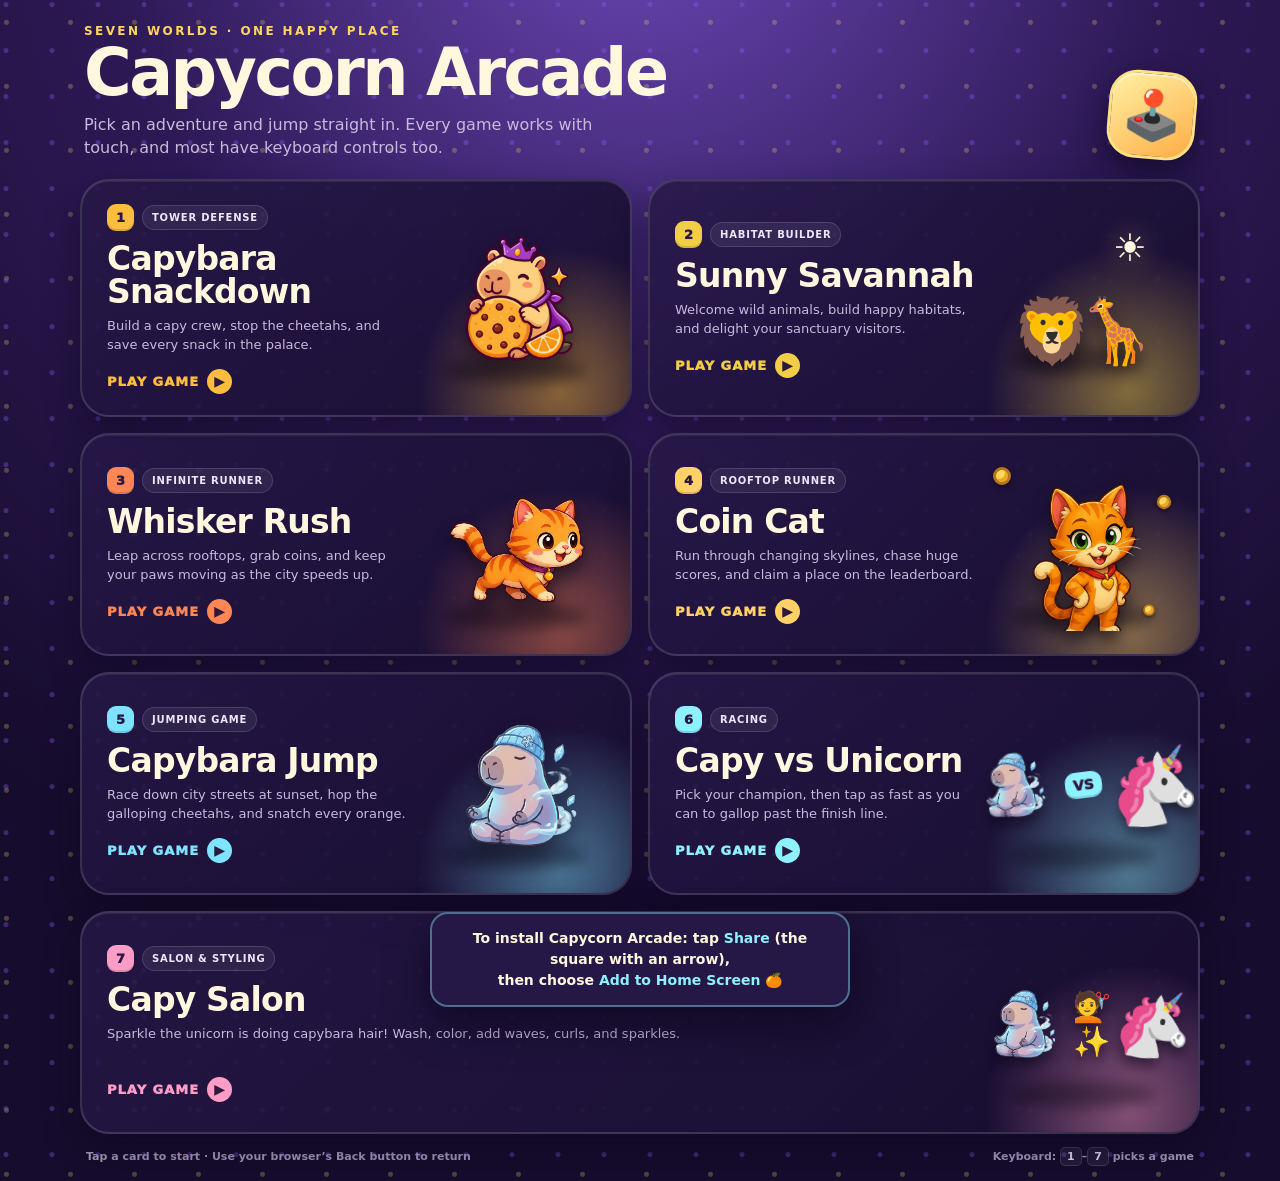
<file: index.html>
<!doctype html>
<html lang="en">
<head>
  <meta charset="utf-8">
  <meta name="viewport" content="width=device-width,initial-scale=1,maximum-scale=1,user-scalable=no">
    <meta name="description" content="Choose from seven colorful, touch-friendly games in the Capycorn Arcade.">
  <meta name="theme-color" content="#20133f">
  <link rel="manifest" href="manifest.webmanifest">
  <meta name="mobile-web-app-capable" content="yes">
  <meta name="apple-mobile-web-app-capable" content="yes">
  <meta name="apple-mobile-web-app-title" content="Capycorn">
  <link rel="apple-touch-icon" href="assets/branding/icon-180.png">
  <title>Capycorn Arcade — Pick a Game</title>
  <style>
    :root {
      color-scheme: dark;
      --ink: #fff7de;
      --muted: #c8badc;
      --panel: rgba(38, 24, 71, .84);
      --line: rgba(255, 255, 255, .14);
    }

    * { box-sizing: border-box; }

    html { min-width: 320px; min-height: 100%; background: #160c2d; }

    body {
      min-width: 320px; min-height: 100vh; min-height: 100svh; margin: 0;
      color: var(--ink); overflow-x: hidden;
      font-family: ui-rounded, "Trebuchet MS", system-ui, sans-serif;
      background:
        radial-gradient(circle at 13% 10%, #8e5cff55 0 2px, transparent 3px) 0 0 / 46px 46px,
        radial-gradient(circle at 82% 13%, #ffd45c44 0 2px, transparent 3px) 18px 14px / 64px 64px,
        radial-gradient(circle at 50% -10%, #6d48b8 0, #2d1955 37%, #160c2d 75%);
    }

    body::before, body::after {
      content: ""; position: fixed; z-index: -1; width: 420px; height: 420px;
      border-radius: 50%; filter: blur(80px); opacity: .22; pointer-events: none;
    }

    body::before { left: -180px; bottom: -210px; background: #ff804f; }
    body::after { right: -180px; top: -190px; background: #5fd6b5; }

    .shell {
      width: min(1120px, calc(100% - 32px)); min-height: 100svh; margin: 0 auto;
      display: flex; flex-direction: column; justify-content: center; padding: 24px 0 18px;
    }

    .hero {
      display: flex; align-items: end; justify-content: space-between; gap: 22px;
      margin-bottom: 20px; padding: 0 4px;
    }

    .eyebrow {
      margin: 0 0 5px; color: #ffd560; font-weight: 900; font-size: 12px;
      letter-spacing: 2.4px; text-transform: uppercase;
    }

    h1 { margin: 0; font-size: clamp(36px, 6vw, 65px); line-height: .92; letter-spacing: -2.5px; }

    .hero p:last-child { max-width: 560px; margin: 10px 0 0; color: var(--muted); font-size: 16px; line-height: 1.45; }

    .arcade-token {
      flex: 0 0 auto; display: grid; place-items: center; width: 88px; height: 88px;
      border: 3px solid #ffe183; border-radius: 28px; color: #3d2358;
      background: linear-gradient(145deg, #fff1a5, #ffad45); box-shadow: 0 12px 28px #0f0823aa, inset 0 2px 0 #fff9;
      font-size: 48px; transform: rotate(5deg);
    }

    .hero-side { flex: 0 0 auto; display: flex; flex-direction: column; align-items: center; gap: 12px; }

    .install-btn {
      display: inline-flex; align-items: center; gap: 8px; padding: 11px 16px;
      color: #2d193f; font: inherit; font-size: 13px; font-weight: 1000; letter-spacing: .4px;
      background: linear-gradient(145deg, #8ef1ff, #5fd6b5); border: 0; border-radius: 99px;
      box-shadow: 0 10px 22px #0f0823aa, inset 0 2px 0 #fff9; cursor: pointer;
      transition: transform .15s ease, box-shadow .15s ease;
    }

    .install-btn:hover { transform: translateY(-2px); box-shadow: 0 14px 26px #0f0823bb, inset 0 2px 0 #fff9; }
    .install-btn[hidden] { display: none; }

    .ios-tip {
      position: fixed; left: 50%; bottom: 26px; z-index: 5; transform: translate(-50%, 140%);
      max-width: min(420px, calc(100% - 40px)); padding: 14px 18px; text-align: center;
      color: var(--ink); font-size: 14px; font-weight: 800; line-height: 1.5;
      background: rgba(38, 24, 71, .96); border: 2px solid #8ef1ff66; border-radius: 18px;
      box-shadow: 0 16px 40px #09041699; transition: transform .3s ease;
    }

    .ios-tip.show { transform: translate(-50%, 0); }
    .ios-tip b { color: #8ef1ff; }

    .game-grid { display: grid; grid-template-columns: repeat(2, minmax(0, 1fr)); gap: 16px; }

    .game-card {
      --accent: #ffd15c; --accent2: #ff7a55;
      position: relative; min-height: 218px; overflow: hidden;
      display: grid; grid-template-columns: minmax(0, 1fr) 190px; align-items: center; gap: 10px;
      padding: 23px 20px 21px 25px; color: var(--ink); text-decoration: none;
      border: 2px solid var(--line); border-radius: 29px;
      background: linear-gradient(135deg, var(--panel), rgba(24, 14, 48, .94));
      box-shadow: 0 15px 35px #0c061c77, inset 0 1px 0 #fff1;
      isolation: isolate; transition: transform .2s ease, border-color .2s ease, box-shadow .2s ease;
    }

    .game-card::before {
      content: ""; position: absolute; z-index: -1; inset: auto -80px -125px auto; width: 300px; height: 300px;
      border-radius: 50%; background: radial-gradient(circle, color-mix(in srgb, var(--accent) 48%, transparent), transparent 67%);
    }

    .game-card::after {
      content: ""; position: absolute; inset: 0; border-radius: inherit; pointer-events: none;
      background: linear-gradient(110deg, transparent 20%, #fff0 44%, #fff1 50%, #fff0 56%);
      transform: translateX(-110%); transition: transform .55s ease;
    }

    .game-card:hover, .game-card:focus-visible {
      outline: none; transform: translateY(-4px); border-color: color-mix(in srgb, var(--accent) 75%, white);
      box-shadow: 0 20px 42px #09041699, 0 0 0 4px color-mix(in srgb, var(--accent) 20%, transparent);
    }

    .game-card:hover::after, .game-card:focus-visible::after { transform: translateX(110%); }

    .capy { --accent: #ffbd3e; --accent2: #8c5cff; }
    .savannah { --accent: #f2ce47; --accent2: #64b96d; }
    .whisker { --accent: #ff8755; --accent2: #7f5cff; }
    .coin-cat { --accent: #ffd166; --accent2: #df5a3a; }
    .jumpy { --accent: #7fe3ff; --accent2: #ff9d5c; }

    .game-card.wide { grid-column: 1 / -1; }

    .card-copy { min-width: 0; position: relative; z-index: 2; }

    .card-top { display: flex; flex-wrap: wrap; align-items: center; gap: 8px; margin-bottom: 11px; }

    .number {
      width: 27px; height: 27px; display: grid; place-items: center; border-radius: 9px;
      color: #2d193f; background: var(--accent); font-size: 13px; font-weight: 1000;
      box-shadow: inset 0 -2px 0 #0002;
    }

    .genre {
      padding: 6px 9px; border: 1px solid #fff2; border-radius: 99px; color: #efe5ff;
      background: #fff1; font-size: 10px; font-weight: 900; letter-spacing: .8px; text-transform: uppercase;
    }

    .game-card h2 { margin: 0; font-size: clamp(24px, 3vw, 33px); line-height: 1; letter-spacing: -.8px; }

    .game-card p { min-height: 38px; margin: 9px 0 14px; color: var(--muted); font-size: 13px; line-height: 1.45; }

    .play {
      display: inline-flex; align-items: center; gap: 8px; color: var(--accent); font-size: 13px;
      font-weight: 1000; letter-spacing: 1px; text-transform: uppercase;
    }

    .play span {
      width: 25px; height: 25px; display: grid; place-items: center; border-radius: 50%;
      color: #2c193c; background: var(--accent); transition: transform .2s ease;
    }

    .game-card:hover .play span, .game-card:focus-visible .play span { transform: translateX(4px); }

    .card-art { position: relative; height: 175px; display: grid; place-items: center; pointer-events: none; }

    .card-art::after {
      content: ""; position: absolute; z-index: -1; left: 12%; right: 12%; bottom: 3px; height: 27px;
      border-radius: 50%; background: #08031366; filter: blur(7px);
    }

    .capy-logo { width: 172px; height: 172px; object-fit: contain; filter: drop-shadow(0 10px 9px #08031377); }

    .savannah-art { position: relative; width: 175px; height: 155px; display: grid; place-items: end center; }
    .savannah-sun { position: absolute; top: 4px; right: 16px; font-size: 38px; filter: drop-shadow(0 0 14px #ffd85d99); }
    .savannah-pals { padding-bottom: 8px; font-size: 64px; letter-spacing: -16px; white-space: nowrap; filter: drop-shadow(0 10px 9px #08031377); }

    .sheet-sprite {
      width: 180px; height: 170px; background-repeat: no-repeat;
      filter: drop-shadow(0 11px 8px #08031388);
    }

    .whisker-sprite {
      background-image: url("assets/whisker-rush-cat-sprite.png");
      background-size: 360px 340px; background-position: 0 0;
    }

    .coin-cat-sprite {
      width: 170px; height: 170px;
      background-image: url("assets/coin-cat-sprites-v2.png");
      background-size: 340px 510px; background-position: 0 0;
    }

    .coin-trail { position: absolute; inset: 0; }
    .coin-trail i {
      position: absolute; width: 18px; height: 18px; border: 3px solid #b67718; border-radius: 50%;
      background: #ffd75a; box-shadow: inset -3px -3px 0 #e9a829, 0 3px 6px #08031377;
    }
    .coin-trail i:nth-child(1) { left: 5px; top: 9px; }
    .coin-trail i:nth-child(2) { right: 5px; top: 35px; transform: scale(.8); }
    .coin-trail i:nth-child(3) { right: 20px; bottom: 14px; transform: scale(.65); }

    .race { --accent: #8ef1ff; --accent2: #ff8ad8; }
    .salon { --accent: #ff9dc6; --accent2: #b58cff; }
    .salon-art { display: flex; align-items: center; justify-content: center; gap: 4px; }
    .salon-capy { width: 96px; height: 96px; object-fit: contain; filter: drop-shadow(0 8px 6px #08031377); }
    .salon-tools { display: flex; flex-direction: column; gap: 2px; font-size: 30px; line-height: 1.1; filter: drop-shadow(0 6px 5px #08031377); }
    .salon-unicorn { font-size: 64px; line-height: 1; transform: scaleX(-1) rotate(-6deg); filter: drop-shadow(0 8px 6px #08031377); }
    .race-art { display: flex; align-items: center; justify-content: center; gap: 8px; }
    .race-capy { width: 92px; height: 92px; object-fit: contain; transform: rotate(-5deg); filter: drop-shadow(0 8px 6px #08031377); }
    .race-vs { padding: 5px 8px; border-radius: 10px; color: #2d193f; background: var(--accent); font-size: 14px; font-weight: 1000; transform: rotate(-7deg); box-shadow: inset 0 -2px 0 #0002; }
    .race-unicorn { font-size: 74px; line-height: 1; transform: scaleX(-1) rotate(4deg); filter: drop-shadow(0 8px 6px #08031377); }

    .footer {
      display: flex; justify-content: space-between; gap: 16px; margin-top: 16px; padding: 0 6px;
      color: #a99bbc; font-size: 11px; font-weight: 700;
    }

    kbd { padding: 2px 6px; border: 1px solid #fff2; border-radius: 5px; color: #e8dafc; background: #fff1; font: inherit; }

    @media (max-width: 820px) {
      .shell { justify-content: flex-start; }
      .game-card { grid-template-columns: minmax(0, 1fr) 145px; }
      .card-art { transform: scale(.86); }
    }

    @media (max-width: 660px) {
      .shell { width: min(100% - 20px, 520px); padding-top: 18px; }
      .hero { align-items: center; margin-bottom: 16px; }
      .arcade-token { width: 66px; height: 66px; border-radius: 21px; font-size: 36px; }
      .game-grid { grid-template-columns: 1fr; gap: 12px; }
      .game-card { min-height: 184px; grid-template-columns: minmax(0, 1fr) 125px; padding: 18px 13px 18px 19px; border-radius: 23px; }
      .card-art { height: 145px; transform: scale(.76); }
      .game-card p { min-height: 0; }
      .footer { flex-direction: column; text-align: center; align-items: center; }
    }

    @media (prefers-reduced-motion: reduce) {
      *, *::before, *::after { scroll-behavior: auto !important; transition: none !important; }
    }
  </style>
</head>
<body>
  <main class="shell">
    <header class="hero">
      <div>
        <p class="eyebrow">Seven worlds · one happy place</p>
        <h1>Capycorn Arcade</h1>
        <p>Pick an adventure and jump straight in. Every game works with touch, and most have keyboard controls too.</p>
      </div>
      <div class="hero-side">
        <div class="arcade-token" aria-hidden="true">🕹️</div>
        <button class="install-btn" id="installBtn" type="button" hidden>⬇ Install app</button>
      </div>
    </header>

    <section class="game-grid" aria-label="Choose a game">
      <a class="game-card capy" href="capybara-snackdown.html" data-key="1">
        <div class="card-copy">
          <div class="card-top"><span class="number">1</span><span class="genre">Tower defense</span></div>
          <h2>Capybara Snackdown</h2>
          <p>Build a capy crew, stop the cheetahs, and save every snack in the palace.</p>
          <span class="play">Play game <span>▶</span></span>
        </div>
        <div class="card-art"><img class="capy-logo" src="assets/branding/capybara-snackdown-logo.png" alt=""></div>
      </a>

      <a class="game-card savannah" href="sunny-savannah.html" data-key="2">
        <div class="card-copy">
          <div class="card-top"><span class="number">2</span><span class="genre">Habitat builder</span></div>
          <h2>Sunny Savannah</h2>
          <p>Welcome wild animals, build happy habitats, and delight your sanctuary visitors.</p>
          <span class="play">Play game <span>▶</span></span>
        </div>
        <div class="card-art savannah-art" aria-hidden="true">
          <span class="savannah-sun">☀️</span><span class="savannah-pals">🦁🦒</span>
        </div>
      </a>

      <a class="game-card whisker" href="whisker-rush.html" data-key="3">
        <div class="card-copy">
          <div class="card-top"><span class="number">3</span><span class="genre">Infinite runner</span></div>
          <h2>Whisker Rush</h2>
          <p>Leap across rooftops, grab coins, and keep your paws moving as the city speeds up.</p>
          <span class="play">Play game <span>▶</span></span>
        </div>
        <div class="card-art"><span class="sheet-sprite whisker-sprite" aria-hidden="true"></span></div>
      </a>

      <a class="game-card coin-cat" href="coin-cat-arena.html" data-key="4">
        <div class="card-copy">
          <div class="card-top"><span class="number">4</span><span class="genre">Rooftop runner</span></div>
          <h2>Coin Cat</h2>
          <p>Run through changing skylines, chase huge scores, and claim a place on the leaderboard.</p>
          <span class="play">Play game <span>▶</span></span>
        </div>
        <div class="card-art">
          <span class="sheet-sprite coin-cat-sprite" aria-hidden="true"></span>
          <span class="coin-trail" aria-hidden="true"><i></i><i></i><i></i></span>
        </div>
      </a>

      <a class="game-card jumpy" href="capybara-jump.html" data-key="5">
        <div class="card-copy">
          <div class="card-top"><span class="number">5</span><span class="genre">Jumping game</span></div>
          <h2>Capybara Jump</h2>
          <p>Race down city streets at sunset, hop the galloping cheetahs, and snatch every orange.</p>
          <span class="play">Play game <span>▶</span></span>
        </div>
        <div class="card-art"><img class="capy-logo" src="assets/capy-reference/chill-capy.png" alt=""></div>
      </a>

      <a class="game-card race" href="capy-vs-unicorn.html" data-key="6">
        <div class="card-copy">
          <div class="card-top"><span class="number">6</span><span class="genre">Racing</span></div>
          <h2>Capy vs Unicorn</h2>
          <p>Pick your champion, then tap as fast as you can to gallop past the finish line.</p>
          <span class="play">Play game <span>▶</span></span>
        </div>
        <div class="card-art race-art" aria-hidden="true">
          <img class="race-capy" src="assets/capy-reference/chill-capy.png" alt="">
          <span class="race-vs">VS</span>
          <span class="race-unicorn">🦄</span>
        </div>
      </a>
      <a class="game-card salon wide" href="capy-salon.html" data-key="7">
        <div class="card-copy">
          <div class="card-top"><span class="number">7</span><span class="genre">Salon &amp; styling</span></div>
          <h2>Capy Salon</h2>
          <p>Sparkle the unicorn is doing capybara hair! Wash, color, add waves, curls, and sparkles.</p>
          <span class="play">Play game <span>▶</span></span>
        </div>
        <div class="card-art salon-art" aria-hidden="true">
          <img class="salon-capy" src="assets/capy-reference/chill-capy.png" alt="">
          <span class="salon-tools"><span>💇</span><span>✨</span></span>
          <span class="salon-unicorn">🦄</span>
        </div>
      </a>
    </section>

    <footer class="footer">
      <span>Tap a card to start · Use your browser’s Back button to return</span>
      <span>Keyboard: <kbd>1</kbd>–<kbd>7</kbd> picks a game</span>
    </footer>
  </main>

  <div class="ios-tip" id="iosTip" role="status">
    To install Capycorn Arcade: tap <b>Share</b> (the square with an arrow),<br>then choose <b>Add to Home Screen</b> 🍊
  </div>

  <script>
    const games = [...document.querySelectorAll('[data-key]')];
    addEventListener('keydown', event => {
      if (event.metaKey || event.ctrlKey || event.altKey) return;
      const game = games.find(card => card.dataset.key === event.key);
      if (game) game.click();
    });

    const installBtn = document.getElementById('installBtn');
    const iosTip = document.getElementById('iosTip');
    const isIOS = /iphone|ipad|ipod/i.test(navigator.userAgent);
    const isStandalone = matchMedia('(display-mode: standalone)').matches || navigator.standalone === true;
    let deferredPrompt = null;
    let tipTimer = null;

    if (!isStandalone) {
      if (isIOS) installBtn.hidden = false;
      addEventListener('beforeinstallprompt', event => {
        event.preventDefault();
        deferredPrompt = event;
        installBtn.hidden = false;
      });
    }

    installBtn.addEventListener('click', async () => {
      if (deferredPrompt) {
        deferredPrompt.prompt();
        await deferredPrompt.userChoice;
        deferredPrompt = null;
        installBtn.hidden = true;
      } else {
        iosTip.classList.add('show');
        clearTimeout(tipTimer);
        tipTimer = setTimeout(() => iosTip.classList.remove('show'), 6000);
      }
    });

    addEventListener('appinstalled', () => { installBtn.hidden = true; });

    if ('serviceWorker' in navigator) {
      addEventListener('load', () => navigator.serviceWorker.register('sw.js').catch(() => {}));
    }
  </script>
</body>
</html>
</file>
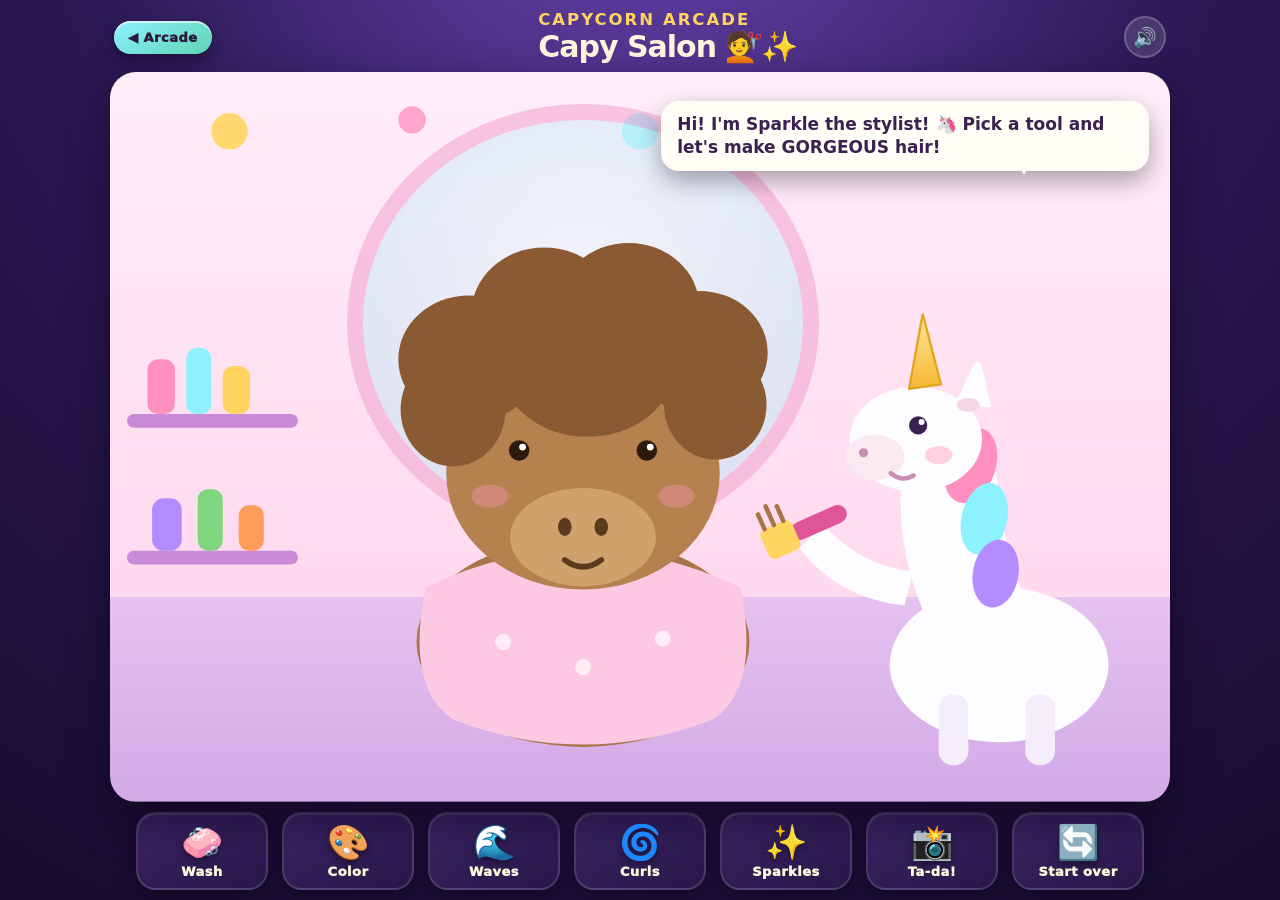
<file: capy-salon.html>
<!doctype html>
<html lang="en">
<head>
<meta charset="utf-8">
<meta name="viewport" content="width=device-width,initial-scale=1,maximum-scale=1,user-scalable=no">
<meta name="theme-color" content="#3a1d54">
<title>Capy Salon — Capycorn Arcade</title>
<style>
  * { box-sizing: border-box; -webkit-tap-highlight-color: transparent; }
  html, body { height: 100%; }
  body {
    margin: 0; overflow: hidden; touch-action: none;
    font-family: ui-rounded, "Trebuchet MS", system-ui, sans-serif;
    background: radial-gradient(circle at 50% -20%, #6d48b8 0, #2d1955 45%, #160c2d 100%);
    color: #fff7de; user-select: none; -webkit-user-select: none;
  }
  .wrap { display: flex; flex-direction: column; height: 100svh; max-width: 1080px; margin: 0 auto; padding: 8px 10px 10px; }
  header { display: flex; align-items: center; justify-content: space-between; gap: 10px; padding: 2px 4px 8px; }
  .back {
    display: inline-flex; align-items: center; gap: 6px; padding: 9px 14px;
    color: #2d193f; font-weight: 1000; font-size: 13px; text-decoration: none; letter-spacing: .5px;
    background: linear-gradient(145deg, #8ef1ff, #5fd6b5); border-radius: 99px;
    box-shadow: 0 6px 14px #0f082388, inset 0 2px 0 #fff9;
  }
  h1 { margin: 0; font-size: clamp(20px, 4.5vw, 30px); letter-spacing: -1px; }
  h1 small { color: #ffd560; font-size: .55em; letter-spacing: 2px; text-transform: uppercase; display: block; }
  .mute {
    width: 42px; height: 42px; border: 2px solid #fff3; border-radius: 50%;
    background: #fff2; color: inherit; font-size: 19px; cursor: pointer;
  }
  .stage-holder { position: relative; flex: 1; min-height: 0; }
  svg.stage {
    position: absolute; inset: 0; width: 100%; height: 100%;
    border-radius: 26px; box-shadow: 0 18px 40px #09041688;
  }
  .tuft { transition: fill .4s ease; cursor: pointer; }
  .paint-cursor .tuft { cursor: crosshair; }

  .bubblewrap { position: absolute; right: 2%; top: 4%; max-width: 46%; pointer-events: none; }
  .speech {
    position: relative; padding: 12px 16px; border-radius: 18px;
    color: #3a2150; background: #fffdf6; font-size: clamp(13px, 2.2vw, 17px); font-weight: 900; line-height: 1.35;
    box-shadow: 0 10px 24px #09041655; transform-origin: 80% 100%;
    animation: bubblein .35s ease;
  }
  .speech::after {
    content: ""; position: absolute; bottom: -12px; right: 24%;
    border: 8px solid transparent; border-top: 14px solid #fffdf6;
  }
  @keyframes bubblein { from { transform: scale(.6); opacity: 0; } to { transform: scale(1); opacity: 1; } }

  .rinse-btn {
    position: absolute; left: 50%; top: 8%; transform: translateX(-50%);
    padding: 14px 26px; border: 3px solid #fff; border-radius: 99px;
    color: #123c58; background: linear-gradient(145deg, #baf3ff, #5ec8f5);
    font: inherit; font-size: clamp(16px, 3vw, 22px); font-weight: 1000; cursor: pointer;
    box-shadow: 0 12px 26px #09041688, inset 0 2px 0 #fff9;
    animation: wiggle 1s ease infinite;
  }
  @keyframes wiggle { 0%,100% { transform: translateX(-50%) rotate(-2deg); } 50% { transform: translateX(-50%) rotate(2deg) scale(1.05); } }

  .palette {
    display: none; flex-wrap: wrap; justify-content: center; gap: 9px; padding: 10px 6px 2px;
  }
  .palette.show { display: flex; }
  .swatch {
    width: clamp(40px, 7vw, 52px); height: clamp(40px, 7vw, 52px);
    border: 3px solid #fff5; border-radius: 50%; cursor: pointer; padding: 0;
    box-shadow: 0 5px 12px #09041666, inset 0 2px 0 #fff6;
    transition: transform .15s ease, border-color .15s ease;
  }
  .swatch.sel { border-color: #fff; transform: scale(1.18); box-shadow: 0 0 0 4px #ffd56077, 0 5px 12px #09041666; }
  .swatch.rainbow { background: conic-gradient(#ff6fa5, #ffd94a, #7ed67e, #5ec8f5, #8f7bff, #c470e8, #ff6fa5); }

  .toolbar { display: flex; justify-content: center; gap: clamp(6px, 1.6vw, 14px); padding-top: 10px; }
  .tool {
    flex: 0 1 132px; min-width: 0; padding: 10px 6px 9px; cursor: pointer;
    display: flex; flex-direction: column; align-items: center; gap: 3px;
    color: #fff7de; font: inherit; font-size: clamp(10px, 1.9vw, 13px); font-weight: 1000; letter-spacing: .5px;
    background: linear-gradient(160deg, #3b2566, #2a1749); border: 2px solid #fff2; border-radius: 20px;
    box-shadow: 0 8px 18px #09041677, inset 0 1px 0 #fff2;
    transition: transform .15s ease, border-color .15s ease, background .2s ease;
  }
  .tool span.ico { font-size: clamp(24px, 4.6vw, 34px); line-height: 1.1; filter: drop-shadow(0 3px 3px #0006); }
  .tool.active { border-color: #ffd560; background: linear-gradient(160deg, #6d48b8, #4b2b86); transform: translateY(-4px); box-shadow: 0 12px 22px #090416aa, 0 0 0 4px #ffd56044; }
  .tool:active { transform: scale(.94); }

  .flash { position: absolute; inset: 0; z-index: 8; background: #fff; opacity: 0; pointer-events: none; border-radius: 26px; }
  .flash.go { animation: flashy .5s ease; }
  @keyframes flashy { 0% { opacity: 0; } 25% { opacity: .95; } 100% { opacity: 0; } }

  .confetti { position: absolute; top: -18px; z-index: 7; font-size: 22px; pointer-events: none; animation: fall linear forwards; }
  @keyframes fall { to { transform: translateY(115vh) rotate(720deg); } }

  @keyframes twinkle { 0%,100% { opacity: .35; transform: scale(.7) rotate(0deg); } 50% { opacity: 1; transform: scale(1.25) rotate(20deg); } }
  @keyframes boing { 0% { transform: scale(1); } 35% { transform: scale(1.18, .85); } 65% { transform: scale(.9, 1.14); } 100% { transform: scale(1); } }
  @keyframes foamy { 0% { transform: scale(.3); opacity: 0; } 60% { opacity: .95; } 100% { transform: scale(1); opacity: .9; } }
  @keyframes droplet { to { transform: translateY(330px); opacity: 0; } }
  @media (max-width: 640px) { .bubblewrap { max-width: 60%; } }
</style>
</head>
<body>
<div class="wrap">
  <header>
    <a class="back" href="index.html">◀ Arcade</a>
    <h1><small>Capycorn Arcade</small>Capy Salon 💇✨</h1>
    <button class="mute" id="muteBtn" aria-label="Sound on or off">🔊</button>
  </header>

  <div class="stage-holder" id="holder">
    <svg class="stage" id="stage" viewBox="0 0 960 640" preserveAspectRatio="xMidYMid slice" aria-label="Salon scene">
      <defs>
        <linearGradient id="wall" x1="0" y1="0" x2="0" y2="1">
          <stop offset="0" stop-color="#ffeef8"/><stop offset=".72" stop-color="#ffd9ee"/><stop offset=".72" stop-color="#e5c2ef"/><stop offset="1" stop-color="#d3a9e6"/>
        </linearGradient>
        <linearGradient id="rainbow" x1="0" y1="0" x2="1" y2="1">
          <stop offset="0" stop-color="#ff6fa5"/><stop offset=".25" stop-color="#ffd94a"/><stop offset=".5" stop-color="#7ed67e"/><stop offset=".75" stop-color="#5ec8f5"/><stop offset="1" stop-color="#c470e8"/>
        </linearGradient>
        <linearGradient id="horn" x1="0" y1="0" x2="0" y2="1">
          <stop offset="0" stop-color="#ffe89a"/><stop offset="1" stop-color="#f7b733"/>
        </linearGradient>
        <radialGradient id="mirror" cx=".5" cy=".4" r=".75">
          <stop offset="0" stop-color="#eafcff"/><stop offset="1" stop-color="#b7dff2"/>
        </radialGradient>
      </defs>

      <!-- salon background -->
      <rect width="960" height="640" fill="url(#wall)"/>
      <g opacity=".9">
        <circle cx="120" cy="52" r="16" fill="#ffd560"/><circle cx="280" cy="42" r="12" fill="#ff9dc6"/>
        <circle cx="480" cy="52" r="16" fill="#8ef1ff"/><circle cx="680" cy="42" r="12" fill="#ffd560"/>
        <circle cx="840" cy="52" r="16" fill="#ff9dc6"/>
      </g>
      <ellipse cx="430" cy="220" rx="200" ry="185" fill="url(#mirror)" stroke="#f1a3cd" stroke-width="14" opacity=".55"/>
      <!-- shelf with potions -->
      <g>
        <rect x="30" y="300" width="150" height="12" rx="6" fill="#c98bd8"/>
        <rect x="48" y="252" width="24" height="48" rx="9" fill="#ff8fbe"/>
        <rect x="82" y="242" width="22" height="58" rx="9" fill="#8ef1ff"/>
        <rect x="114" y="258" width="24" height="42" rx="9" fill="#ffd560"/>
        <rect x="30" y="420" width="150" height="12" rx="6" fill="#c98bd8"/>
        <rect x="52" y="374" width="26" height="46" rx="10" fill="#b58cff"/>
        <rect x="92" y="366" width="22" height="54" rx="9" fill="#7ed67e"/>
        <rect x="128" y="380" width="22" height="40" rx="9" fill="#ff9d5c"/>
      </g>

      <!-- salon chair -->
      <g>
        <rect x="360" y="562" width="140" height="16" rx="8" fill="#8a4bb0"/>
        <rect x="418" y="512" width="24" height="58" rx="8" fill="#9c5cc2"/>
        <path d="M300 470 q130 84 260 0 l-16 66 q-114 56 -228 0 z" fill="#e0559a"/>
      </g>

      <!-- capybara -->
      <g id="capy">
        <ellipse cx="430" cy="500" rx="146" ry="92" fill="#a9744a"/>
        <!-- cape -->
        <path d="M292 452 q138 -66 276 0 q18 88 -24 116 q-114 44 -228 0 q-42 -28 -24 -116z" fill="#fdc9e2"/>
        <circle cx="360" cy="500" r="7" fill="#ffffffaa"/><circle cx="430" cy="522" r="7" fill="#ffffffaa"/><circle cx="500" cy="497" r="7" fill="#ffffffaa"/>
        <!-- ears -->
        <circle cx="336" cy="266" r="20" fill="#8a5a33"/><circle cx="524" cy="266" r="20" fill="#8a5a33"/>
        <!-- head -->
        <ellipse cx="430" cy="352" rx="120" ry="102" fill="#b5824f"/>
        <ellipse cx="430" cy="408" rx="64" ry="43" fill="#cfa26c"/>
        <ellipse cx="414" cy="399" rx="6" ry="8" fill="#5c3a1e"/><ellipse cx="446" cy="399" rx="6" ry="8" fill="#5c3a1e"/>
        <path id="mouth" d="M414 428 q16 12 32 0" stroke="#5c3a1e" stroke-width="5" fill="none" stroke-linecap="round"/>
        <g id="eyesOpen">
          <circle cx="374" cy="332" r="9" fill="#2e1a0c"/><circle cx="486" cy="332" r="9" fill="#2e1a0c"/>
          <circle cx="377" cy="329" r="3" fill="#fff"/><circle cx="489" cy="329" r="3" fill="#fff"/>
        </g>
        <g id="eyesHappy" visibility="hidden">
          <path d="M362 334 q12 -12 24 0" stroke="#2e1a0c" stroke-width="6" fill="none" stroke-linecap="round"/>
          <path d="M474 334 q12 -12 24 0" stroke="#2e1a0c" stroke-width="6" fill="none" stroke-linecap="round"/>
        </g>
        <ellipse cx="348" cy="372" rx="16" ry="10" fill="#e8909a" opacity=".55"/>
        <ellipse cx="512" cy="372" rx="16" ry="10" fill="#e8909a" opacity=".55"/>
      </g>

      <!-- HAIR (added by script) -->
      <g id="hairG"></g>
      <g id="glossG" visibility="hidden">
        <ellipse cx="380" cy="228" rx="52" ry="20" fill="#ffffff" opacity=".5" transform="rotate(-18 380 228)"/>
        <ellipse cx="500" cy="222" rx="34" ry="13" fill="#ffffff" opacity=".45" transform="rotate(14 500 222)"/>
      </g>
      <g id="foamG"></g>
      <g id="sparkG"></g>
      <g id="dropsG"></g>

      <!-- unicorn stylist -->
      <g id="unicorn">
        <ellipse cx="795" cy="520" rx="96" ry="68" fill="#fdfdff"/>
        <rect x="742" y="546" width="26" height="62" rx="12" fill="#f4eefc"/>
        <rect x="818" y="546" width="26" height="62" rx="12" fill="#f4eefc"/>
        <path d="M742 500 q-40 -70 -32 -150 q4 -34 40 -32 q40 4 44 44 q6 70 34 120 z" fill="#fdfdff"/>
        <!-- mane -->
        <ellipse cx="770" cy="345" rx="22" ry="34" fill="#ff8fbe" transform="rotate(18 770 345)"/>
        <ellipse cx="782" cy="392" rx="20" ry="32" fill="#8ef1ff" transform="rotate(14 782 392)"/>
        <ellipse cx="792" cy="440" rx="20" ry="30" fill="#b58cff" transform="rotate(10 792 440)"/>
        <!-- head -->
        <ellipse cx="722" cy="322" rx="58" ry="46" fill="#fdfdff"/>
        <ellipse cx="686" cy="338" rx="26" ry="20" fill="#fbe9f2"/>
        <circle cx="676" cy="334" r="4" fill="#c98bb0"/>
        <circle cx="724" cy="310" r="8" fill="#3a2150"/>
        <circle cx="727" cy="307" r="2.6" fill="#fff"/>
        <path d="M700 352 q10 8 20 2" stroke="#c98bb0" stroke-width="4" fill="none" stroke-linecap="round"/>
        <ellipse cx="742" cy="336" rx="12" ry="8" fill="#ffb3cf" opacity=".6"/>
        <path d="M756 292 l16 -34 q4 -8 8 0 l8 36 z" fill="#fdfdff"/>
        <ellipse cx="768" cy="292" rx="10" ry="6" fill="#f2d6e6"/>
        <!-- horn -->
        <path id="hornP" d="M716 278 l12 -66 l16 62 z" fill="url(#horn)" stroke="#e2a51f" stroke-width="2"/>
        <!-- foreleg + brush -->
        <path d="M712 468 q-58 -6 -92 -50 l20 -22 q34 38 80 42 z" fill="#fdfdff"/>
        <g id="brush" transform="rotate(-24 626 400)">
          <rect x="612" y="392" width="52" height="16" rx="8" fill="#e0559a"/>
          <rect x="586" y="386" width="30" height="28" rx="6" fill="#ffd560"/>
          <line x1="592" y1="386" x2="592" y2="372" stroke="#a9744a" stroke-width="4" stroke-linecap="round"/>
          <line x1="601" y1="386" x2="601" y2="368" stroke="#a9744a" stroke-width="4" stroke-linecap="round"/>
          <line x1="610" y1="386" x2="610" y2="372" stroke="#a9744a" stroke-width="4" stroke-linecap="round"/>
        </g>
      </g>
    </svg>

    <div class="bubblewrap"><div class="speech" id="speech">Hi! I'm Sparkle the stylist! 🦄 Pick a tool and let's make GORGEOUS hair!</div></div>
    <button class="rinse-btn" id="rinseBtn" hidden>🚿 Rinse!</button>
    <div class="flash" id="flash"></div>
  </div>

  <div class="palette" id="palette"></div>

  <div class="toolbar">
    <button class="tool" data-mode="wash" id="washTool"><span class="ico">🧼</span>Wash</button>
    <button class="tool" data-mode="color" id="colorTool"><span class="ico">🎨</span>Color</button>
    <button class="tool" data-mode="wave" id="waveTool"><span class="ico">🌊</span>Waves</button>
    <button class="tool" data-mode="curl" id="curlTool"><span class="ico">🌀</span>Curls</button>
    <button class="tool" data-mode="spark" id="sparkTool"><span class="ico">✨</span>Sparkles</button>
    <button class="tool" id="tadaBtn"><span class="ico">📸</span>Ta-da!</button>
    <button class="tool" id="resetBtn"><span class="ico">🔄</span>Start over</button>
  </div>
</div>

<script>
'use strict';
const SVGNS = 'http://www.w3.org/2000/svg';
const stage = document.getElementById('stage');
const hairG = document.getElementById('hairG');
const foamG = document.getElementById('foamG');
const sparkG = document.getElementById('sparkG');
const dropsG = document.getElementById('dropsG');
const glossG = document.getElementById('glossG');
const speech = document.getElementById('speech');
const rinseBtn = document.getElementById('rinseBtn');
const paletteEl = document.getElementById('palette');
const holder = document.getElementById('holder');
const NATURAL = '#8a5a33';

const TUFTS = [
  { cx: 316, cy: 296, rx: 46, ry: 50 },
  { cx: 546, cy: 292, rx: 45, ry: 48 },
  { cx: 330, cy: 252, rx: 62, ry: 56 },
  { cx: 532, cy: 246, rx: 60, ry: 54 },
  { cx: 396, cy: 212, rx: 64, ry: 58 },
  { cx: 470, cy: 206, rx: 62, ry: 56 },
  { cx: 434, cy: 258, rx: 76, ry: 62 },
];
const COLORS = ['#ff6fa5', '#ff9d5c', '#ffd94a', '#7ed67e', '#5ec8f5', '#8f7bff', '#c470e8', NATURAL];

let mode = null;
let selColor = '#ff6fa5';
let foamCount = 0;
let washed = false;
let sparkles = [];
let muted = false;
let painting = false;
let lastBubbleSfx = 0;

/* ---------- hair ---------- */
const tuftStyles = TUFTS.map(() => 'fluffy');
const tuftGroups = [];
const tuftEls = TUFTS.map((t, i) => {
  const g = document.createElementNS(SVGNS, 'g');
  g.style.transformOrigin = `${t.cx}px ${t.cy}px`;
  const el = document.createElementNS(SVGNS, 'ellipse');
  el.setAttribute('cx', t.cx); el.setAttribute('cy', t.cy);
  el.setAttribute('rx', t.rx); el.setAttribute('ry', t.ry);
  el.setAttribute('fill', NATURAL);
  el.setAttribute('class', 'tuft');
  const deco = document.createElementNS(SVGNS, 'g');
  deco.setAttribute('pointer-events', 'none');
  g.appendChild(el); g.appendChild(deco);
  hairG.appendChild(g);
  tuftGroups.push({ g, deco });
  return el;
});

function decoratTuft(i, style) {
  const t = TUFTS[i];
  const { deco } = tuftGroups[i];
  deco.innerHTML = '';
  const stroke = 'rgba(60, 25, 70, .38)';
  const hi = 'rgba(255, 255, 255, .5)';
  if (style === 'wavy') {
    for (let row = -1; row <= 1; row++) {
      const y = t.cy + row * t.ry * 0.42;
      const w = t.rx * (row === 0 ? 0.78 : 0.55);
      const p = document.createElementNS(SVGNS, 'path');
      const seg = w / 2;
      p.setAttribute('d',
        `M ${t.cx - w} ${y} q ${seg / 2} ${-11} ${seg} 0 t ${seg} 0 t ${seg} 0 t ${seg} 0`);
      p.setAttribute('fill', 'none');
      p.setAttribute('stroke', row === -1 ? hi : stroke);
      p.setAttribute('stroke-width', '5');
      p.setAttribute('stroke-linecap', 'round');
      deco.appendChild(p);
    }
  } else if (style === 'curly') {
    const spots = [
      [t.cx - t.rx * 0.42, t.cy - t.ry * 0.1, t.rx * 0.26],
      [t.cx + t.rx * 0.36, t.cy - t.ry * 0.32, t.rx * 0.22],
      [t.cx + t.rx * 0.1, t.cy + t.ry * 0.34, t.rx * 0.24],
    ];
    spots.forEach(([x, y, r], k) => {
      const c = document.createElementNS(SVGNS, 'circle');
      c.setAttribute('cx', x); c.setAttribute('cy', y); c.setAttribute('r', r);
      c.setAttribute('fill', 'none');
      c.setAttribute('stroke', k === 1 ? hi : stroke);
      c.setAttribute('stroke-width', '5');
      deco.appendChild(c);
      const dot = document.createElementNS(SVGNS, 'circle');
      dot.setAttribute('cx', x); dot.setAttribute('cy', y); dot.setAttribute('r', Math.max(2.5, r * 0.3));
      dot.setAttribute('fill', k === 1 ? hi : stroke);
      deco.appendChild(dot);
    });
  }
}

function boing(i) {
  const { g } = tuftGroups[i];
  g.style.animation = 'none'; void g.getBBox; g.getBoundingClientRect();
  g.style.animation = 'boing .45s ease';
  setTimeout(() => { g.style.animation = ''; }, 500);
}

function inHair(x, y, slack = 1.25) {
  return TUFTS.some((t) => {
    const dx = (x - t.cx) / (t.rx * slack), dy = (y - t.cy) / (t.ry * slack);
    return dx * dx + dy * dy <= 1;
  });
}

function svgPoint(ev) {
  const pt = stage.createSVGPoint();
  pt.x = ev.clientX; pt.y = ev.clientY;
  return pt.matrixTransform(stage.getScreenCTM().inverse());
}

/* ---------- audio ---------- */
let ctx = null;
function audio() {
  if (!ctx) ctx = new (window.AudioContext || window.webkitAudioContext)();
  if (ctx.state === 'suspended') ctx.resume();
  return ctx;
}
function tone(freq, dur, type = 'sine', vol = 0.18, when = 0) {
  if (muted) return;
  try {
    const a = audio();
    const o = a.createOscillator(), g = a.createGain();
    o.type = type; o.frequency.value = freq;
    g.gain.setValueAtTime(vol, a.currentTime + when);
    g.gain.exponentialRampToValueAtTime(0.001, a.currentTime + when + dur);
    o.connect(g); g.connect(a.destination);
    o.start(a.currentTime + when); o.stop(a.currentTime + when + dur + 0.05);
  } catch (e) {}
}
const sfx = {
  pop() { tone(520, 0.09, 'triangle', 0.2); },
  bubble() { tone(300 + Math.random() * 400, 0.12, 'sine', 0.1); },
  paint() { tone(392, 0.1, 'triangle', 0.15); tone(523, 0.12, 'triangle', 0.13, 0.06); },
  spark() { tone(1200, 0.1, 'sine', 0.12); tone(1800, 0.16, 'sine', 0.1, 0.05); },
  rinse() { for (let i = 0; i < 6; i++) tone(600 - i * 60, 0.12, 'sine', 0.08, i * 0.07); },
  boing() { tone(220, 0.1, 'triangle', 0.18); tone(440, 0.14, 'triangle', 0.14, 0.08); },
  fanfare() { [523, 659, 784, 1047].forEach((f, i) => tone(f, 0.28, 'triangle', 0.16, i * 0.13)); },
};

/* ---------- speech ---------- */
let speechTimer = null;
function say(text, ms = 0) {
  speech.style.animation = 'none'; void speech.offsetWidth; speech.style.animation = '';
  speech.textContent = text;
  clearTimeout(speechTimer);
  if (ms) speechTimer = setTimeout(() => say(modeLine()), ms);
}
function modeLine() {
  if (mode === 'wash') return washed ? 'So clean and shiny! Wash again any time! 🫧' : 'Rub-a-dub! Scrub the hair to make bubbles! 🫧';
  if (mode === 'color') return 'Ooh! Pick a color, then tap the hair to paint it! 🎨';
  if (mode === 'wave') return 'Tap the hair to make beautiful wavy waves! 🌊';
  if (mode === 'curl') return 'Tap the hair for bouncy boingy curls! 🌀';
  if (mode === 'spark') return 'Tap the hair and my horn will zap sparkles onto it! ✨';
  return "Pick a tool and let's style! 💖";
}

/* ---------- palette ---------- */
COLORS.forEach((c) => {
  const b = document.createElement('button');
  b.className = 'swatch'; b.style.background = c;
  if (c === NATURAL) b.title = 'Natural brown';
  b.addEventListener('click', () => selectColor(c, b));
  paletteEl.appendChild(b);
});
const rb = document.createElement('button');
rb.className = 'swatch rainbow'; rb.title = 'Rainbow!';
rb.addEventListener('click', () => selectColor('rainbow', rb));
paletteEl.appendChild(rb);

function selectColor(c, btn) {
  selColor = c;
  [...paletteEl.children].forEach((el) => el.classList.remove('sel'));
  btn.classList.add('sel');
  sfx.pop();
  say(c === 'rainbow' ? 'RAINBOW! My favorite!! 🌈' : 'Great choice! Now tap the hair!', 2600);
}
paletteEl.children[0].classList.add('sel');

/* ---------- modes ---------- */
const toolBtns = [...document.querySelectorAll('.tool[data-mode]')];
toolBtns.forEach((b) => b.addEventListener('click', () => setMode(b.dataset.mode)));
function setMode(m) {
  mode = m;
  toolBtns.forEach((b) => b.classList.toggle('active', b.dataset.mode === m));
  paletteEl.classList.toggle('show', m === 'color');
  holder.classList.toggle('paint-cursor', m === 'color');
  sfx.pop();
  say(modeLine());
}

/* ---------- painting ---------- */
function paintAt(x, y) {
  let hit = false;
  TUFTS.forEach((t, i) => {
    const dx = (x - t.cx) / t.rx, dy = (y - t.cy) / t.ry;
    if (dx * dx + dy * dy <= 1.15) {
      const fill = selColor === 'rainbow' ? 'url(#rainbow)' : selColor;
      if (tuftEls[i].getAttribute('fill') !== fill) {
        tuftEls[i].setAttribute('fill', fill);
        hit = true;
      }
    }
  });
  if (hit) sfx.paint();
}

/* ---------- waves & curls ---------- */
function styleAt(x, y, style) {
  let hit = false;
  TUFTS.forEach((t, i) => {
    const dx = (x - t.cx) / t.rx, dy = (y - t.cy) / t.ry;
    if (dx * dx + dy * dy <= 1.15 && tuftStyles[i] !== style) {
      tuftStyles[i] = style;
      decoratTuft(i, style);
      boing(i);
      hit = true;
    }
  });
  if (hit) sfx.boing();
}

/* ---------- washing ---------- */
function foamAt(x, y) {
  if (!inHair(x, y)) return;
  const c = document.createElementNS(SVGNS, 'circle');
  const r = 10 + Math.random() * 16;
  c.setAttribute('cx', x + (Math.random() * 24 - 12));
  c.setAttribute('cy', y + (Math.random() * 24 - 12));
  c.setAttribute('r', r);
  c.setAttribute('fill', '#ffffff');
  c.setAttribute('opacity', '.9');
  c.style.animation = 'foamy .3s ease';
  foamG.appendChild(c);
  if (foamG.childNodes.length > 90) foamG.firstChild.remove();
  foamCount++;
  const now = performance.now();
  if (now - lastBubbleSfx > 120) { sfx.bubble(); lastBubbleSfx = now; }
  if (foamCount === 14) say('So foamy!! Press the Rinse button! 🚿');
  if (foamCount >= 14) rinseBtn.hidden = false;
}

rinseBtn.addEventListener('click', () => {
  rinseBtn.hidden = true;
  sfx.rinse();
  for (let i = 0; i < 34; i++) {
    const d = document.createElementNS(SVGNS, 'ellipse');
    d.setAttribute('cx', 280 + Math.random() * 320);
    d.setAttribute('cy', 120 + Math.random() * 80);
    d.setAttribute('rx', 5); d.setAttribute('ry', 9);
    d.setAttribute('fill', '#7fd4ff'); d.setAttribute('opacity', '.85');
    d.style.animation = `droplet ${0.7 + Math.random() * 0.5}s ease-in ${Math.random() * 0.4}s forwards`;
    dropsG.appendChild(d);
  }
  setTimeout(() => {
    foamG.innerHTML = ''; dropsG.innerHTML = '';
    foamCount = 0; washed = true;
    glossG.setAttribute('visibility', 'visible');
    document.getElementById('eyesOpen').setAttribute('visibility', 'hidden');
    document.getElementById('eyesHappy').setAttribute('visibility', 'visible');
    hairG.style.transition = 'transform .5s ease';
    hairG.style.transformOrigin = '430px 280px';
    hairG.style.transform = 'scale(1.06)';
    setTimeout(() => { hairG.style.transform = 'scale(1)'; }, 550);
    sfx.fanfare();
    say('Sooo shiny! What a happy capybara! 💖', 3200);
  }, 1100);
});

/* ---------- sparkles ---------- */
function sparkleAt(x, y) {
  if (!inHair(x, y)) return;
  const s = document.createElementNS(SVGNS, 'path');
  const size = 9 + Math.random() * 12;
  s.setAttribute('d', `M0 ${-size} L${size * 0.28} ${-size * 0.28} L${size} 0 L${size * 0.28} ${size * 0.28} L0 ${size} L${-size * 0.28} ${size * 0.28} L${-size} 0 L${-size * 0.28} ${-size * 0.28} Z`);
  s.setAttribute('fill', Math.random() < 0.5 ? '#fff6c9' : '#ffe15c');
  s.setAttribute('stroke', '#ffbe2e'); s.setAttribute('stroke-width', '1');
  s.setAttribute('transform', `translate(${x} ${y})`);
  s.style.transformOrigin = `${x}px ${y}px`;
  s.style.animation = `twinkle ${1.2 + Math.random()}s ease-in-out ${Math.random()}s infinite`;
  sparkG.appendChild(s);
  sparkles.push(s);
  if (sparkles.length > 40) sparkles.shift().remove();
  // horn glow
  const horn = document.getElementById('hornP');
  horn.setAttribute('fill', '#fff2ae');
  setTimeout(() => horn.setAttribute('fill', 'url(#horn)'), 180);
  sfx.spark();
  if (sparkles.length === 10) say('Ooh la la, so sparkly!! ✨', 2600);
}

/* ---------- pointer handling ---------- */
stage.addEventListener('pointerdown', (ev) => {
  ev.preventDefault();
  audio();
  const p = svgPoint(ev);
  painting = true;
  if (mode === 'color') paintAt(p.x, p.y);
  else if (mode === 'wash') foamAt(p.x, p.y);
  else if (mode === 'spark') sparkleAt(p.x, p.y);
  else if (mode === 'wave') styleAt(p.x, p.y, 'wavy');
  else if (mode === 'curl') styleAt(p.x, p.y, 'curly');
  else if (inHair(p.x, p.y)) say("Pick a tool below, then touch the hair! 💇", 2600);
});
stage.addEventListener('pointermove', (ev) => {
  if (!painting) return;
  const p = svgPoint(ev);
  if (mode === 'color') paintAt(p.x, p.y);
  else if (mode === 'wash') foamAt(p.x, p.y);
  else if (mode === 'wave') styleAt(p.x, p.y, 'wavy');
  else if (mode === 'curl') styleAt(p.x, p.y, 'curly');
});
addEventListener('pointerup', () => { painting = false; });
addEventListener('pointercancel', () => { painting = false; });

/* ---------- ta-da ---------- */
document.getElementById('tadaBtn').addEventListener('click', () => {
  audio();
  sfx.fanfare();
  document.getElementById('flash').classList.remove('go');
  void document.getElementById('flash').offsetWidth;
  document.getElementById('flash').classList.add('go');
  const bits = ['🎉', '💖', '⭐', '🌈', '🧡', '✨', '🦄', '🍊'];
  for (let i = 0; i < 44; i++) {
    const s = document.createElement('span');
    s.className = 'confetti';
    s.textContent = bits[Math.floor(Math.random() * bits.length)];
    s.style.left = Math.random() * 100 + '%';
    s.style.animationDuration = 1.6 + Math.random() * 1.8 + 's';
    s.style.animationDelay = Math.random() * 0.5 + 's';
    holder.appendChild(s);
    setTimeout(() => s.remove(), 4200);
  }
  say('TA-DAAA!! The most beautiful capybara EVER! 📸💖', 3600);
});

/* ---------- reset ---------- */
document.getElementById('resetBtn').addEventListener('click', () => {
  tuftEls.forEach((el) => el.setAttribute('fill', NATURAL));
  tuftGroups.forEach((tg, i) => { tg.deco.innerHTML = ''; tuftStyles[i] = 'fluffy'; });
  foamG.innerHTML = ''; dropsG.innerHTML = ''; sparkG.innerHTML = '';
  sparkles = []; foamCount = 0; washed = false;
  rinseBtn.hidden = true;
  glossG.setAttribute('visibility', 'hidden');
  document.getElementById('eyesOpen').setAttribute('visibility', 'visible');
  document.getElementById('eyesHappy').setAttribute('visibility', 'hidden');
  sfx.pop();
  say('A fresh start! What style shall we make today? 💇', 3000);
});

/* ---------- mute ---------- */
document.getElementById('muteBtn').addEventListener('click', (e) => {
  muted = !muted;
  e.currentTarget.textContent = muted ? '🔇' : '🔊';
});
</script>
</body>
</html>
</file>
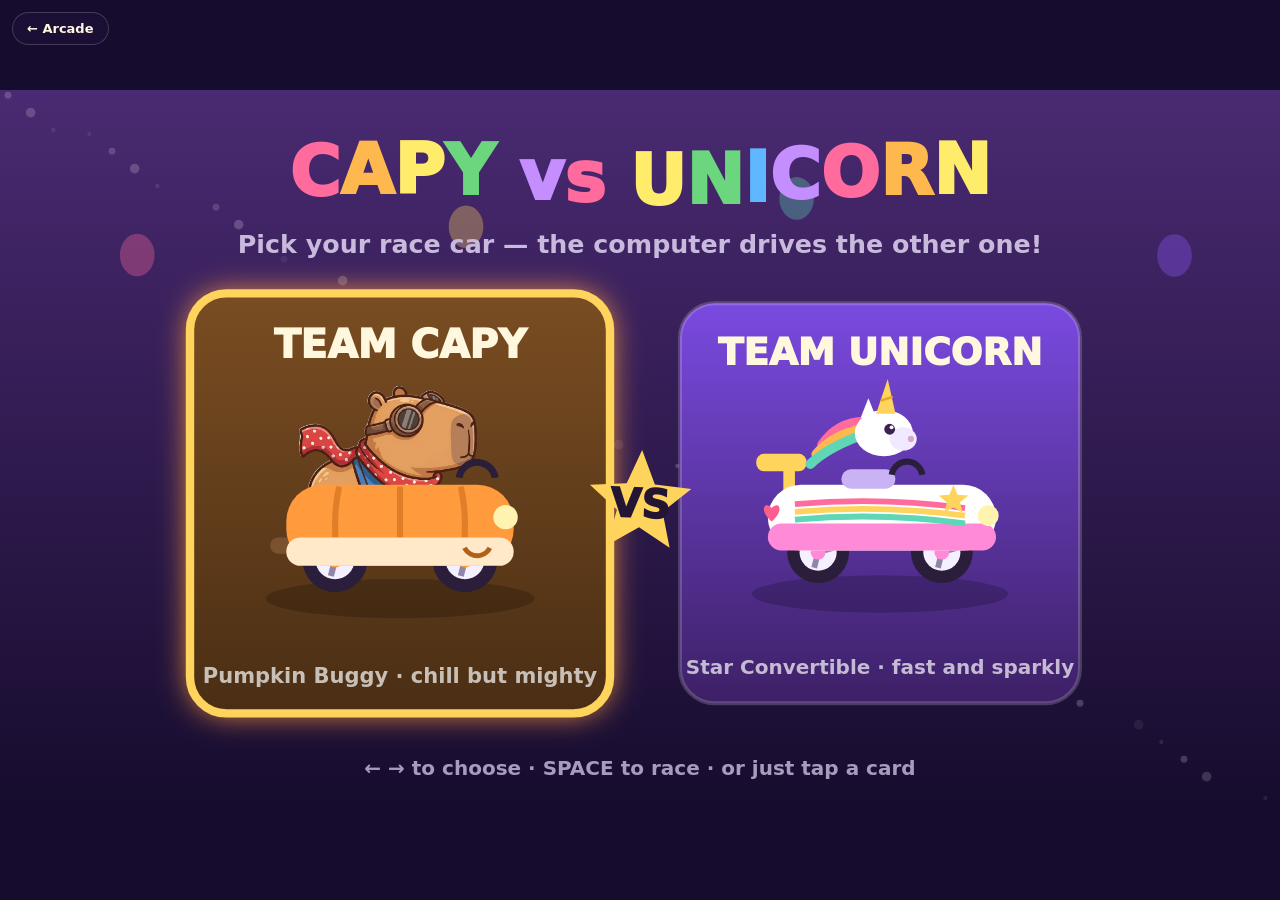
<file: capy-vs-unicorn.html>
<!doctype html>
<html lang="en">
<head>
  <meta charset="utf-8">
  <meta name="viewport" content="width=device-width,initial-scale=1,maximum-scale=1,user-scalable=no">
  <meta name="description" content="Choose the mighty capybara or the magical unicorn and tap like crazy to win the big car race.">
  <meta name="theme-color" content="#2d1955">
  <title>Capy vs Unicorn — Capycorn Arcade</title>
  <style>
    html, body {
      margin: 0; height: 100%; overflow: hidden; background: #160c2d;
      font-family: ui-rounded, "Trebuchet MS", system-ui, sans-serif;
    }
    canvas { display: block; touch-action: none; user-select: none; -webkit-user-select: none; }
    .home {
      position: fixed; top: 12px; left: 12px; z-index: 2; padding: 8px 14px;
      color: #fff7de; text-decoration: none; font-size: 13px; font-weight: 900;
      background: rgba(30, 17, 56, .75); border: 1px solid rgba(255,255,255,.18);
      border-radius: 99px; backdrop-filter: blur(4px);
    }
    .home:hover { background: rgba(58, 36, 104, .9); }
  </style>
</head>
<body>
  <a class="home" href="index.html">← Arcade</a>
  <canvas id="game"></canvas>

  <script>
  'use strict';

  const W = 960, H = 540;
  const canvas = document.getElementById('game');
  const ctx = canvas.getContext('2d');

  let scale = 1, offX = 0, offY = 0;
  function resize() {
    const dpr = Math.min(devicePixelRatio || 1, 2);
    canvas.width = Math.round(innerWidth * dpr);
    canvas.height = Math.round(innerHeight * dpr);
    canvas.style.width = innerWidth + 'px';
    canvas.style.height = innerHeight + 'px';
    scale = Math.min(canvas.width / W, canvas.height / H);
    offX = (canvas.width - W * scale) / 2;
    offY = (canvas.height - H * scale) / 2;
  }
  addEventListener('resize', resize);
  resize();

  let audio = null;
  function unlockAudio() {
    if (!audio) {
      try { audio = new (window.AudioContext || window.webkitAudioContext)(); } catch (e) { audio = null; }
    }
    if (audio && audio.state === 'suspended') audio.resume();
  }
  function beep(type, f1, f2, dur, vol, delay) {
    if (!audio) return;
    const t = audio.currentTime + (delay || 0);
    const osc = audio.createOscillator();
    const gain = audio.createGain();
    osc.type = type;
    osc.frequency.setValueAtTime(f1, t);
    osc.frequency.exponentialRampToValueAtTime(Math.max(1, f2), t + dur);
    gain.gain.setValueAtTime(vol || 0.12, t);
    gain.gain.exponentialRampToValueAtTime(0.0001, t + dur);
    osc.connect(gain).connect(audio.destination);
    osc.start(t);
    osc.stop(t + dur);
  }
  function fanfare() {
    [523, 659, 784, 1047].forEach((f, i) => beep('square', f, f, 0.16, 0.1, i * 0.13));
  }
  function sadTrombone() {
    [392, 370, 349, 330].forEach((f, i) => beep('sawtooth', f, f * 0.94, 0.22, 0.07, i * 0.2));
  }

  // ---------- sprites ----------
  const capySprite = new Image();
  capySprite.src = 'assets/capy-driver-sprite.png';
  const capySpriteReady = () => capySprite.complete && capySprite.naturalWidth > 0;

  // ---------- race constants ----------
  const RACE_LENGTH = 1500;
  const PX = 0.85;                 // screen px per world unit
  const PLAYER_X = 260;            // player's screen x while racing
  const LANE_TOP = 350, LANE_BOT = 460;
  const ROAD_TOP = LANE_TOP - 58;
  const TAP_POWER = 27, MAX_SPEED = 165, DECAY = 95;

  // ---------- state ----------
  let state = 'select';            // select | countdown | race | finish | result
  let selIndex = 0;
  let playerChar = 'capy';
  let player, rival, camX, particles, confetti, clouds, trees, crowd, balloons;
  let countN, countT, goFlashT, hintT, finishT, resultT, winner, shakeT;
  let time = 0;
  let buttons = [];

  function otherChar() { return playerChar === 'capy' ? 'uni' : 'capy'; }

  function makeRunner(char) {
    return { char, dist: 0, speed: 0, phase: Math.random() * 6, boost: 0, nextTap: 0.4 };
  }

  function newRace() {
    player = makeRunner(playerChar);
    rival = makeRunner(otherChar());
    camX = 0;
    particles = [];
    confetti = [];
    winner = null;
    countN = 3; countT = 0;
    goFlashT = 0; hintT = 5; finishT = 0; resultT = 0; shakeT = 0;
    clouds = [];
    for (let i = 0; i < 7; i++) clouds.push({ x: i * 220 + Math.random() * 120, y: 36 + Math.random() * 100, s: 0.7 + Math.random() * 0.7 });
    trees = [];
    for (let i = 0; i < 40; i++) trees.push({ d: i * 260 + Math.random() * 160, kind: i % 3, s: 0.8 + Math.random() * 0.5 });
    crowd = [];
    for (let i = 0; i < 14; i++) crowd.push({ d: i * 210 + 120 + Math.random() * 80, kind: i % 3, hue: i });
    balloons = [];
    for (let i = 0; i < 5; i++) balloons.push({ d: i * 430 + 200, y: 90 + Math.random() * 120, c: ['#ff6b9d', '#ffd45c', '#5fd6b5', '#8e5cff', '#ff804f'][i % 5], ph: Math.random() * 6 });
    buttons = [];
  }

  function startCountdown() {
    newRace();
    state = 'countdown';
  }

  // ---------- input ----------
  function tap() {
    if (state !== 'race') return;
    player.speed = Math.min(MAX_SPEED, player.speed + TAP_POWER);
    player.boost = 1;
    shakeT = 0.08;
    beep('triangle', 300 + player.speed * 3, 220, 0.07, 0.07);
    burstRing(player);
  }

  function burstRing(r) {
    const y = r === player ? LANE_BOT : LANE_TOP;
    particles.push({ kind: 'ring', x: worldX(r.dist), y: y - 26, r: 10, life: 0.35, max: 0.35 });
  }

  addEventListener('keydown', (e) => {
    if (e.code === 'Space' || e.code === 'ArrowRight' || e.code === 'Enter') e.preventDefault();
    unlockAudio();
    if (state === 'select') {
      if (e.code === 'ArrowLeft' || e.code === 'ArrowRight') {
        selIndex = selIndex === 0 ? 1 : 0;
        beep('sine', 500, 640, 0.08, 0.08);
      }
      if (e.code === 'Space' || e.code === 'Enter') {
        playerChar = selIndex === 0 ? 'capy' : 'uni';
        beep('square', 600, 900, 0.12, 0.1);
        startCountdown();
      }
    } else if (state === 'race') {
      if (e.code === 'Space' || e.code === 'ArrowRight' || e.code === 'Enter') tap();
    } else if (state === 'result' && resultT > 0.4) {
      if (e.code === 'Space' || e.code === 'Enter') { beep('square', 600, 900, 0.12, 0.1); startCountdown(); }
    }
  });

  canvas.addEventListener('pointerdown', (e) => {
    unlockAudio();
    const p = toGame(e);
    if (state === 'select') {
      const hit = buttons.find(b => p.x >= b.x && p.x <= b.x + b.w && p.y >= b.y && p.y <= b.y + b.h);
      if (hit) {
        playerChar = hit.id;
        beep('square', 600, 900, 0.12, 0.1);
        startCountdown();
      }
    } else if (state === 'race') {
      tap();
    } else if (state === 'result' && resultT > 0.4) {
      const hit = buttons.find(b => p.x >= b.x && p.x <= b.x + b.w && p.y >= b.y && p.y <= b.y + b.h);
      if (hit) {
        beep('square', 600, 900, 0.12, 0.1);
        if (hit.id === 'again') startCountdown();
        else state = 'select';
      }
    }
  });

  function toGame(e) {
    const r = canvas.getBoundingClientRect();
    const dpr = Math.min(devicePixelRatio || 1, 2);
    const cx = (e.clientX - r.left) * dpr;
    const cy = (e.clientY - r.top) * dpr;
    return { x: (cx - offX) / scale, y: (cy - offY) / scale };
  }

  // ---------- update ----------
  function update(dt) {
    time += dt;
    if (shakeT > 0) shakeT -= dt;
    updateParticles(dt);
    updateConfetti(dt);

    if (state === 'countdown') {
      countT += dt;
      const step = Math.floor(countT / 0.8);
      if (step > 3 - countN) {
        countN--;
        if (countN >= 1) beep('square', 440, 440, 0.12, 0.1);
        else {
          state = 'race';
          goFlashT = 0.9;
          beep('square', 880, 880, 0.25, 0.14);
        }
      }
      idleBob(dt);
      return;
    }

    if (state === 'race' || state === 'finish') {
      if (hintT > 0) hintT -= dt;
      if (goFlashT > 0) goFlashT -= dt;
      stepRunner(player, dt);
      stepAI(dt);
      stepRunner(rival, dt);
      player.boost = Math.max(0, player.boost - dt * 3);
      rival.boost = Math.max(0, rival.boost - dt * 3);
      camX += (player.dist - camX) * Math.min(1, dt * 5);
      spawnTrail(player, LANE_BOT, dt);
      spawnTrail(rival, LANE_TOP, dt);

      if (state === 'race' && (player.dist >= RACE_LENGTH || rival.dist >= RACE_LENGTH)) {
        winner = player.dist >= RACE_LENGTH ? player : rival;
        state = 'finish';
        finishT = 0;
        if (winner === player) { fanfare(); } else { sadTrombone(); }
      }
      if (state === 'finish') {
        finishT += dt;
        if (winner === player && Math.random() < dt * 14) {
          confetti.push({
            x: Math.random() * W, y: -20, vx: (Math.random() - 0.5) * 60, vy: 120 + Math.random() * 160,
            rot: Math.random() * 6, vr: (Math.random() - 0.5) * 9, life: 3.2,
            color: ['#ff6b9d', '#ffd45c', '#5fd6b5', '#8e5cff', '#ff804f', '#5fb8ff'][Math.floor(Math.random() * 6)]
          });
        }
        if (finishT > 1.7) { state = 'result'; resultT = 0; }
      }
    }
    if (state === 'result') resultT += dt;
  }

  function idleBob(dt) {
    player.phase += dt * 2.2;
    rival.phase += dt * 2.2;
  }

  function stepRunner(r, dt) {
    r.speed = Math.max(0, r.speed - DECAY * dt);
    if (state === 'finish') r.speed = Math.max(0, r.speed - DECAY * 1.6 * dt);
    const cap = winner === r ? MAX_SPEED * 0.6 : MAX_SPEED;
    r.speed = Math.min(r.speed, cap);
    r.dist = Math.min(RACE_LENGTH + 120, r.dist + r.speed * dt);
    r.phase += dt * (2 + r.speed * 0.11);
  }

  function stepAI(dt) {
    if (state !== 'race') return;
    rival.nextTap -= dt;
    if (rival.nextTap <= 0) {
      const gap = player.dist - rival.dist;
      let interval = 0.19 + Math.random() * 0.13;
      if (gap > 160) interval *= 0.72;
      else if (gap > 60) interval *= 0.9;
      else if (gap < -220) interval *= 1.55;
      else if (gap < -90) interval *= 1.25;
      rival.speed = Math.min(MAX_SPEED, rival.speed + TAP_POWER * (0.92 + Math.random() * 0.16));
      rival.boost = 1;
      rival.nextTap = interval;
    }
  }

  function spawnTrail(r, laneY, dt) {
    if (r.speed < 25) return;
    const rate = r.speed * 0.0045;
    if (Math.random() < rate) {
      const x = worldX(r.dist) - 56;
      if (r.char === 'uni') {
        particles.push({
          kind: 'spark', x, y: laneY - 18 - Math.random() * 30,
          vx: -40 - Math.random() * 60, vy: -20 - Math.random() * 40,
          life: 0.6, max: 0.6,
          color: ['#ff6b9d', '#ffd45c', '#5fd6b5', '#5fb8ff', '#c58eff'][Math.floor(Math.random() * 5)]
        });
      } else {
        particles.push({
          kind: 'dust', x, y: laneY - 8 - Math.random() * 8,
          vx: -30 - Math.random() * 50, vy: -14 - Math.random() * 24,
          life: 0.55, max: 0.55, r: 5 + Math.random() * 6
        });
      }
    }
  }

  function updateParticles(dt) {
    if (!particles) return;
    for (const p of particles) {
      p.life -= dt;
      if (p.kind === 'ring') { p.r += dt * 160; }
      else { p.x += p.vx * dt; p.y += p.vy * dt; p.vy += 60 * dt; }
    }
    particles = particles.filter(p => p.life > 0);
  }

  function updateConfetti(dt) {
    if (!confetti) return;
    for (const c of confetti) {
      c.life -= dt;
      c.x += c.vx * dt;
      c.y += c.vy * dt;
      c.rot += c.vr * dt;
      c.vy += 90 * dt;
    }
    confetti = confetti.filter(c => c.life > 0 && c.y < H + 30);
  }

  function worldX(d) { return PLAYER_X + (d - camX) * PX; }

  // ---------- drawing ----------
  function draw() {
    ctx.setTransform(1, 0, 0, 1, 0, 0);
    ctx.clearRect(0, 0, canvas.width, canvas.height);
    ctx.setTransform(scale, 0, 0, scale, offX, offY);
    if (shakeT > 0) ctx.translate((Math.random() - 0.5) * 5, (Math.random() - 0.5) * 4);

    if (state === 'select') drawSelect();
    else drawRace();

    ctx.setTransform(1, 0, 0, 1, 0, 0);
    ctx.fillStyle = '#160c2d';
    if (offX > 0) { ctx.fillRect(0, 0, offX, canvas.height); ctx.fillRect(canvas.width - offX, 0, offX, canvas.height); }
    if (offY > 0) { ctx.fillRect(0, 0, canvas.width, offY); ctx.fillRect(0, canvas.height - offY, canvas.width, offY); }
  }

  function drawWorld() {
    // sky
    const g = ctx.createLinearGradient(0, 0, 0, H);
    g.addColorStop(0, '#7ec8ff');
    g.addColorStop(0.5, '#c9ecff');
    g.addColorStop(0.62, '#a5dd8f');
    g.addColorStop(1, '#74bd63');
    ctx.fillStyle = g;
    ctx.fillRect(0, 0, W, H);

    // sun with slow-spinning rays
    ctx.save();
    ctx.translate(838, 74);
    ctx.rotate(time * 0.15);
    ctx.fillStyle = '#ffdf6b55';
    for (let i = 0; i < 12; i++) {
      ctx.rotate(Math.PI / 6);
      ctx.beginPath();
      ctx.moveTo(52, -7); ctx.lineTo(76, 0); ctx.lineTo(52, 7);
      ctx.closePath(); ctx.fill();
    }
    ctx.restore();
    ctx.fillStyle = '#ffdf6b';
    ctx.beginPath(); ctx.arc(838, 74, 42, 0, 7); ctx.fill();
    ctx.fillStyle = '#fff3c4';
    ctx.beginPath(); ctx.arc(830, 66, 30, 0, 7); ctx.fill();

    // faint rainbow
    ctx.save();
    ctx.globalAlpha = 0.22;
    ctx.lineWidth = 11;
    const rb = ['#ff5d5d', '#ffb84d', '#ffec6b', '#6bd67e', '#5fb8ff', '#c58eff'];
    rb.forEach((c, i) => {
      ctx.strokeStyle = c;
      ctx.beginPath();
      ctx.arc(240, 330, 190 - i * 11, Math.PI, Math.PI * 2);
      ctx.stroke();
    });
    ctx.restore();

    // clouds
    for (const c of clouds) {
      let x = (c.x - camX * PX * 0.18) % (W + 240);
      if (x < -120) x += W + 240;
      x -= 120;
      ctx.fillStyle = '#ffffffe6';
      blob(x, c.y, 34 * c.s);
    }

    // hills
    hill(0.35, 272, 60, '#8ccb78');
    hill(0.55, 296, 42, '#79bd68');

    // trees
    for (const t of trees) {
      const sx = PLAYER_X + (t.d * 0.9 - camX) * PX;
      if (sx < -80 || sx > W + 80) continue;
      drawTree(sx, 306, t.s, t.kind);
    }

    // balloons
    for (const b of balloons) {
      const sx = worldX(b.d);
      if (sx < -60 || sx > W + 60) continue;
      const by = b.y + Math.sin(time * 1.4 + b.ph) * 7;
      ctx.strokeStyle = '#00000022';
      ctx.lineWidth = 1.6;
      ctx.beginPath();
      ctx.moveTo(sx, by + 18);
      ctx.quadraticCurveTo(sx + 6, by + 34, sx, by + 48);
      ctx.stroke();
      ctx.fillStyle = b.c;
      ctx.beginPath(); ctx.ellipse(sx, by, 15, 18, 0, 0, 7); ctx.fill();
      ctx.fillStyle = '#ffffff88';
      ctx.beginPath(); ctx.ellipse(sx - 5, by - 6, 5, 7, -0.4, 0, 7); ctx.fill();
      ctx.fillStyle = b.c;
      ctx.beginPath(); ctx.moveTo(sx - 4, by + 16); ctx.lineTo(sx + 4, by + 16); ctx.lineTo(sx, by + 22); ctx.closePath(); ctx.fill();
    }

    // grass strip + flowers
    ctx.fillStyle = '#7cc46a';
    ctx.fillRect(0, 300, W, ROAD_TOP - 300 + 8);
    for (let i = 0; i < 26; i++) {
      const d = i * 130 + 40;
      const sx = worldX(d);
      if (sx < -20 || sx > W + 20) continue;
      drawFlower(sx, ROAD_TOP - 8 - (i % 3) * 9, ['#ff6b9d', '#ffd45c', '#c58eff', '#fff'][i % 4]);
    }

    // butterflies
    butterfly((time * 60) % (W + 80) - 40, 250 + Math.sin(time * 2.2) * 24, '#ff9d5c');
    butterfly(W - ((time * 45 + 300) % (W + 80)) + 40, 232 + Math.cos(time * 1.8) * 20, '#c58eff');
  }

  function blob(x, y, r) {
    ctx.beginPath();
    ctx.arc(x, y, r, 0, 7);
    ctx.arc(x + r * 0.9, y + r * 0.18, r * 0.75, 0, 7);
    ctx.arc(x - r * 0.9, y + r * 0.2, r * 0.7, 0, 7);
    ctx.fill();
  }

  function hill(par, baseY, amp, color) {
    ctx.fillStyle = color;
    ctx.beginPath();
    ctx.moveTo(0, H);
    for (let x = 0; x <= W; x += 24) {
      const wx = x + camX * PX * par;
      ctx.lineTo(x, baseY - Math.abs(Math.sin(wx * 0.008)) * amp);
    }
    ctx.lineTo(W, H);
    ctx.closePath();
    ctx.fill();
  }

  function drawTree(x, y, s, kind) {
    ctx.save();
    ctx.translate(x, y);
    ctx.scale(s, s);
    ctx.fillStyle = '#7a5230';
    ctx.fillRect(-5, -34, 10, 36);
    if (kind === 0) {
      ctx.fillStyle = '#4e9e4e';
      ctx.beginPath(); ctx.arc(0, -52, 26, 0, 7); ctx.arc(-16, -40, 18, 0, 7); ctx.arc(16, -40, 18, 0, 7); ctx.fill();
      ctx.fillStyle = '#67b867';
      ctx.beginPath(); ctx.arc(-8, -56, 12, 0, 7); ctx.fill();
    } else if (kind === 1) {
      ctx.fillStyle = '#3f8f5f';
      ctx.beginPath(); ctx.moveTo(0, -84); ctx.lineTo(24, -30); ctx.lineTo(-24, -30); ctx.closePath(); ctx.fill();
      ctx.fillStyle = '#4e9e4e';
      ctx.beginPath(); ctx.moveTo(0, -66); ctx.lineTo(20, -22); ctx.lineTo(-20, -22); ctx.closePath(); ctx.fill();
    } else {
      ctx.fillStyle = '#5fb85f';
      ctx.beginPath(); ctx.ellipse(0, -48, 15, 30, 0, 0, 7); ctx.fill();
      ctx.fillStyle = '#79cc79';
      ctx.beginPath(); ctx.ellipse(-4, -56, 7, 16, -0.2, 0, 7); ctx.fill();
    }
    ctx.restore();
  }

  function drawFlower(x, y, color) {
    ctx.strokeStyle = '#3f8f4f';
    ctx.lineWidth = 2;
    ctx.beginPath(); ctx.moveTo(x, y); ctx.lineTo(x, y + 9); ctx.stroke();
    ctx.fillStyle = color;
    for (let i = 0; i < 5; i++) {
      const a = i * Math.PI * 2 / 5 - Math.PI / 2;
      ctx.beginPath(); ctx.arc(x + Math.cos(a) * 4, y + Math.sin(a) * 4, 3, 0, 7); ctx.fill();
    }
    ctx.fillStyle = '#ff9d3d';
    ctx.beginPath(); ctx.arc(x, y, 2.4, 0, 7); ctx.fill();
  }

  function butterfly(x, y, color) {
    const flap = Math.abs(Math.sin(time * 14)) * 0.7 + 0.3;
    ctx.save();
    ctx.translate(x, y);
    ctx.fillStyle = color;
    ctx.beginPath(); ctx.ellipse(-5 * flap, 0, 6 * flap, 4.5, -0.4, 0, 7); ctx.fill();
    ctx.beginPath(); ctx.ellipse(5 * flap, 0, 6 * flap, 4.5, 0.4, 0, 7); ctx.fill();
    ctx.fillStyle = '#4a2f5a';
    ctx.fillRect(-1, -4, 2, 8);
    ctx.restore();
  }

  // ---------- race scene ----------
  function drawRace() {
    drawWorld();

    // spectators behind the top fence
    for (const c of crowd) {
      const sx = worldX(c.d);
      if (sx < -50 || sx > W + 50) continue;
      drawCritter(sx, ROAD_TOP - 6, c.kind, c.hue);
    }

    // bunting along the fence
    drawBunting();

    // road
    ctx.fillStyle = '#6d6480';
    ctx.fillRect(0, ROAD_TOP, W, H - ROAD_TOP);
    // curbs
    curb(ROAD_TOP);
    ctx.fillStyle = '#5a5170';
    ctx.fillRect(0, H - 12, W, 12);
    // lane dashes
    ctx.strokeStyle = '#fff7';
    ctx.lineWidth = 5;
    ctx.setLineDash([30, 24]);
    ctx.lineDashOffset = -camX * PX;
    ctx.beginPath();
    ctx.moveTo(0, (LANE_TOP + LANE_BOT) / 2 - 16);
    ctx.lineTo(W, (LANE_TOP + LANE_BOT) / 2 - 16);
    ctx.stroke();
    ctx.setLineDash([]);

    drawFinishArch();

    drawCarShadow(rival, LANE_TOP);
    drawCarShadow(player, LANE_BOT);
    drawCar(rival, worldX(rival.dist), LANE_TOP, 0.8);
    drawCar(player, worldX(player.dist), LANE_BOT, 1);
    drawParticles();

    if (state === 'countdown') drawCountdown();
    if (goFlashT > 0 && state === 'race') drawGoFlash();
    if (state === 'race' && hintT > 0) drawHint();

    drawProgressBar();
    drawConfetti();
    if (state === 'result') drawResult();
  }

  function curb(y) {
    for (let x = -((camX * PX) % 34); x < W + 34; x += 34) {
      ctx.fillStyle = (Math.floor((x + camX * PX) / 34) % 2) ? '#ff5d5d' : '#fff7de';
      ctx.fillRect(x, y, 34, 10);
    }
  }

  function drawBunting() {
    const y = ROAD_TOP - 22;
    ctx.strokeStyle = '#fff7de';
    ctx.lineWidth = 2;
    ctx.beginPath();
    let first = true;
    for (let d = -80; d <= RACE_LENGTH + 160; d += 26) {
      const sx = worldX(d);
      if (sx < -40 || sx > W + 40) continue;
      const sag = Math.sin(d * 0.24) * 4;
      if (first) { ctx.moveTo(sx, y + sag); first = false; }
      else ctx.lineTo(sx, y + sag);
    }
    ctx.stroke();
    const cols = ['#ff6b9d', '#ffd45c', '#5fd6b5', '#8e5cff', '#ff804f'];
    let i = 0;
    for (let d = -80; d <= RACE_LENGTH + 160; d += 26) {
      const sx = worldX(d);
      if (sx < -40 || sx > W + 40) { i++; continue; }
      const sag = Math.sin(d * 0.24) * 4;
      ctx.fillStyle = cols[i % 5];
      ctx.beginPath();
      ctx.moveTo(sx - 7, y + sag);
      ctx.lineTo(sx + 7, y + sag);
      ctx.lineTo(sx, y + sag + 13);
      ctx.closePath();
      ctx.fill();
      i++;
    }
  }

  function drawCritter(x, y, kind, hue) {
    const bounce = Math.abs(Math.sin(time * 5 + hue)) * 5;
    const cols = ['#ffc9a3', '#c9e8ff', '#ffd7f0', '#d9ffd0', '#fff3b0'];
    const col = cols[hue % cols.length];
    ctx.save();
    ctx.translate(x, y - bounce);
    ctx.fillStyle = col;
    // ears
    if (kind === 0) { // bunny
      ctx.beginPath(); ctx.ellipse(-6, -34, 4, 10, -0.15, 0, 7); ctx.ellipse(6, -34, 4, 10, 0.15, 0, 7); ctx.fill();
    } else if (kind === 1) { // bear
      ctx.beginPath(); ctx.arc(-8, -24, 5, 0, 7); ctx.arc(8, -24, 5, 0, 7); ctx.fill();
    } else { // cat
      ctx.beginPath();
      ctx.moveTo(-11, -18); ctx.lineTo(-9, -30); ctx.lineTo(-3, -22);
      ctx.moveTo(11, -18); ctx.lineTo(9, -30); ctx.lineTo(3, -22);
      ctx.fill();
    }
    // body blob
    ctx.beginPath(); ctx.ellipse(0, -12, 15, 14, 0, 0, 7); ctx.fill();
    // face
    ctx.fillStyle = '#3a2350';
    ctx.beginPath(); ctx.arc(-5, -14, 1.8, 0, 7); ctx.arc(5, -14, 1.8, 0, 7); ctx.fill();
    ctx.strokeStyle = '#3a2350';
    ctx.lineWidth = 1.4;
    ctx.beginPath(); ctx.arc(0, -10, 3.4, 0.15 * Math.PI, 0.85 * Math.PI); ctx.stroke();
    ctx.restore();
  }

  function drawFinishArch() {
    const x = worldX(RACE_LENGTH);
    if (x < -140 || x > W + 140) return;
    // posts
    ctx.fillStyle = '#8e5cff';
    ctx.fillRect(x - 6, ROAD_TOP - 44, 12, H - ROAD_TOP + 44);
    ctx.fillStyle = '#7a4ae0';
    ctx.fillRect(x - 6, ROAD_TOP - 44, 4, H - ROAD_TOP + 44);
    // checkered banner across the top
    const bw = 150, bh = 26, cell = 13;
    ctx.save();
    ctx.translate(x - bw / 2, ROAD_TOP - 44);
    for (let r = 0; r < 2; r++) for (let c = 0; c * cell < bw; c++) {
      ctx.fillStyle = (r + c) % 2 ? '#241533' : '#fff7de';
      ctx.fillRect(c * cell, r * cell, cell, cell);
    }
    ctx.strokeStyle = '#241533';
    ctx.lineWidth = 3;
    ctx.strokeRect(0, 0, bw, bh);
    ctx.restore();
    // star on the post top
    ctx.fillStyle = '#ffd45c';
    star(x, ROAD_TOP - 54, 12);
    // checkered strip on the road
    for (let r = 0; r * cell < H - ROAD_TOP; r++) {
      ctx.fillStyle = r % 2 ? '#24153355' : '#ffffff55';
      ctx.fillRect(x - cell, ROAD_TOP + r * cell, cell, cell);
      ctx.fillStyle = r % 2 ? '#ffffff55' : '#24153355';
      ctx.fillRect(x, ROAD_TOP + r * cell, cell, cell);
    }
  }

  // ---------- cars ----------
  function drawCarShadow(r, laneY) {
    const x = worldX(r.dist);
    if (x < -160 || x > W + 160) return;
    ctx.fillStyle = '#00000026';
    ctx.beginPath();
    ctx.ellipse(x, laneY + 4, r === player ? 58 : 48, 10, 0, 0, 7);
    ctx.fill();
  }

  function drawCar(r, x, laneY, s) {
    if (x < -180 || x > W + 180) return;
    const speedRatio = Math.min(1, r.speed / MAX_SPEED);
    const bounce = Math.sin(r.phase * 2.3) * (1 + 2 * speedRatio);
    ctx.save();
    ctx.translate(x, laneY);
    ctx.scale(s, s);
    ctx.rotate(speedRatio * 0.04 - r.boost * 0.02);

    // speed streaks
    if (speedRatio > 0.55) {
      ctx.strokeStyle = `rgba(255,255,255,${(speedRatio - 0.5) * 0.9})`;
      ctx.lineWidth = 3;
      ctx.lineCap = 'round';
      for (let i = 0; i < 3; i++) {
        const ly = -44 + i * 16 + Math.sin(r.phase * 3 + i) * 3;
        ctx.beginPath();
        ctx.moveTo(-64 - i * 8, ly);
        ctx.lineTo(-64 - i * 8 - 26 * speedRatio, ly);
        ctx.stroke();
      }
    }

    if (r.char === 'capy') drawCapyCar(r, bounce);
    else drawUniCar(r, bounce);

    // little "YOU" pennant on the player's car
    if (r === player && state !== 'result') {
      ctx.strokeStyle = '#241533';
      ctx.lineWidth = 2.5;
      ctx.beginPath(); ctx.moveTo(-46, -58); ctx.lineTo(-46, -96); ctx.stroke();
      const wave = Math.sin(time * 8) * 4;
      ctx.fillStyle = '#ffd45c';
      ctx.beginPath();
      ctx.moveTo(-46, -96);
      ctx.lineTo(-46 + 26, -90 + wave);
      ctx.lineTo(-46, -82);
      ctx.closePath();
      ctx.fill();
    }
    ctx.restore();
  }

  function wheel(x, y, r, rot, hub) {
    ctx.save();
    ctx.translate(x, y);
    ctx.fillStyle = '#2b1e3a';
    ctx.beginPath(); ctx.arc(0, 0, r, 0, 7); ctx.fill();
    ctx.fillStyle = '#f4f0ff';
    ctx.beginPath(); ctx.arc(0, 0, r * 0.6, 0, 7); ctx.fill();
    ctx.save();
    ctx.rotate(rot);
    ctx.strokeStyle = '#8f86a8';
    ctx.lineWidth = 3;
    for (let i = 0; i < 3; i++) {
      ctx.rotate(Math.PI * 2 / 3);
      ctx.beginPath(); ctx.moveTo(0, 0); ctx.lineTo(0, -r * 0.52); ctx.stroke();
    }
    ctx.restore();
    ctx.fillStyle = hub;
    ctx.beginPath(); ctx.arc(0, 0, r * 0.24, 0, 7); ctx.fill();
    ctx.restore();
  }

  function drawCapyCar(r, bounce) {
    const rot = r.dist * 0.07;
    wheel(-32, -15, 16, rot, '#ff9a3d');
    wheel(32, -15, 16, rot, '#ff9a3d');

    ctx.save();
    ctx.translate(0, bounce);

    // exhaust pipe
    ctx.fillStyle = '#7a5230';
    ctx.beginPath(); ctx.roundRect(-64, -26, 14, 8, 4); ctx.fill();

    // seat back (behind driver)
    ctx.fillStyle = '#b25f18';
    ctx.beginPath(); ctx.roundRect(-40, -62, 30, 16, 6); ctx.fill();

    // green leaf roll bar (behind driver)
    ctx.strokeStyle = '#4e9e4e';
    ctx.lineWidth = 6;
    ctx.beginPath(); ctx.arc(-10, -52, 18, Math.PI, Math.PI * 2); ctx.stroke();
    ctx.fillStyle = '#4e9e4e';
    ctx.beginPath(); ctx.ellipse(-12, -72, 9, 5, -0.5, 0, 7); ctx.fill();

    // capy driver sprite, lower body hidden by the buggy
    if (capySpriteReady()) {
      ctx.save();
      ctx.translate(0, bounce * 0.35);
      const dw = 88, dh = dw * capySprite.naturalHeight / capySprite.naturalWidth;
      ctx.drawImage(capySprite, -50, -22 - dh, dw, dh);
      ctx.restore();
    }

    // pumpkin-buggy body
    ctx.fillStyle = '#ff9a3d';
    ctx.beginPath(); ctx.roundRect(-56, -52, 112, 40, 18); ctx.fill();
    // ribs
    ctx.strokeStyle = '#e07f28';
    ctx.lineWidth = 3;
    [-30, 0, 30].forEach(rx => {
      ctx.beginPath();
      ctx.moveTo(rx, -51);
      ctx.quadraticCurveTo(rx + (rx === 0 ? 0 : Math.sign(rx) * 4), -32, rx, -13);
      ctx.stroke();
    });
    // cream lower band
    ctx.fillStyle = '#ffe9c9';
    ctx.beginPath(); ctx.roundRect(-56, -26, 112, 14, 7); ctx.fill();
    // headlight + friendly bumper smile
    ctx.fillStyle = '#fff3b0';
    ctx.beginPath(); ctx.arc(52, -36, 6, 0, 7); ctx.fill();
    ctx.strokeStyle = '#b25f18';
    ctx.lineWidth = 2.4;
    ctx.beginPath(); ctx.arc(38, -24, 7, 0.15 * Math.PI, 0.85 * Math.PI); ctx.stroke();

    // steering wheel in front of the driver
    ctx.strokeStyle = '#2b1e3a';
    ctx.lineWidth = 3.4;
    ctx.beginPath(); ctx.arc(38, -54, 9, Math.PI * 1.05, Math.PI * 1.95); ctx.stroke();

    // vector driver fallback while the sprite loads
    if (!capySpriteReady()) {
      ctx.save();
      ctx.translate(-4, -70 + bounce * 0.4);
      const sw = Math.sin(time * 10) * 3;
      ctx.fillStyle = '#ff5d5d';
      ctx.beginPath();
      ctx.moveTo(-8, 6);
      ctx.lineTo(-30, 2 + sw);
      ctx.lineTo(-28, 12 + sw);
      ctx.closePath(); ctx.fill();
      ctx.fillStyle = '#9a6b3f';
      ctx.beginPath(); ctx.roundRect(-14, -14, 34, 26, 10); ctx.fill();
      ctx.fillStyle = '#8a5c34';
      ctx.beginPath(); ctx.roundRect(10, -4, 14, 12, 6); ctx.fill();
      ctx.fillStyle = '#4a2f1a';
      ctx.beginPath(); ctx.arc(20, 0, 2.2, 0, 7); ctx.fill();
      ctx.fillStyle = '#8a5c34';
      ctx.beginPath(); ctx.arc(-6, -14, 5, 0, 7); ctx.fill();
      ctx.fillStyle = '#fff3d6';
      ctx.beginPath(); ctx.arc(4, -6, 5.6, 0, 7); ctx.fill();
      ctx.strokeStyle = '#7a5230';
      ctx.lineWidth = 2;
      ctx.stroke();
      ctx.fillStyle = '#2d1a0e';
      ctx.beginPath(); ctx.arc(5.4, -6, 2.6, 0, 7); ctx.fill();
      ctx.restore();
    }

    ctx.restore();
  }

  function drawUniCar(r, bounce) {
    const rot = r.dist * 0.07;
    wheel(-32, -15, 16, rot, '#ff8ad8');
    wheel(32, -15, 16, rot, '#ff8ad8');

    ctx.save();
    ctx.translate(0, bounce);

    // golden wing spoiler
    ctx.fillStyle = '#ffd45c';
    ctx.beginPath(); ctx.roundRect(-64, -64, 26, 9, 4); ctx.fill();
    ctx.fillRect(-50, -56, 6, 12);

    // sleek convertible body
    ctx.fillStyle = '#ffffff';
    ctx.beginPath(); ctx.roundRect(-58, -48, 118, 34, 17); ctx.fill();
    // pink lower sweep
    ctx.fillStyle = '#ff8ad8';
    ctx.beginPath(); ctx.roundRect(-58, -28, 118, 14, 7); ctx.fill();
    // rainbow side stripe
    const stripe = ['#ff6b9d', '#ffd45c', '#5fd6b5'];
    stripe.forEach((c, i) => {
      ctx.strokeStyle = c;
      ctx.lineWidth = 3;
      ctx.beginPath();
      ctx.moveTo(-44, -38 + i * 4);
      ctx.quadraticCurveTo(0, -42 + i * 4, 44, -36 + i * 4);
      ctx.stroke();
    });
    // gold star on hood
    ctx.fillStyle = '#ffd45c';
    star(38, -40, 8);
    // heart taillight
    ctx.fillStyle = '#ff5d8f';
    heart(-56, -34, 5);
    // headlight
    ctx.fillStyle = '#fff3b0';
    ctx.beginPath(); ctx.arc(56, -32, 5.4, 0, 7); ctx.fill();

    // seat + wheel
    ctx.fillStyle = '#c9b3f5';
    ctx.beginPath(); ctx.roundRect(-20, -56, 28, 10, 5); ctx.fill();
    ctx.strokeStyle = '#2b1e3a';
    ctx.lineWidth = 3.2;
    ctx.beginPath(); ctx.arc(14, -52, 8, Math.PI * 1.05, Math.PI * 1.95); ctx.stroke();

    // unicorn driver
    ctx.save();
    ctx.translate(-2, -68 + bounce * 0.4);
    // mane flowing
    const maneCols = ['#ff6b9d', '#ffb84d', '#5fd6b5'];
    ctx.lineWidth = 5;
    ctx.lineCap = 'round';
    maneCols.forEach((c, i) => {
      ctx.strokeStyle = c;
      ctx.beginPath();
      ctx.moveTo(-6 - i * 2, -12 + i * 4);
      ctx.quadraticCurveTo(-20 - i * 3, -10 + i * 5 + Math.sin(time * 9 + i) * 2.4, -28 - i * 3, 0 + i * 5);
      ctx.stroke();
    });
    // head
    ctx.fillStyle = '#ffffff';
    ctx.beginPath(); ctx.ellipse(4, -6, 15, 12, 0, 0, 7); ctx.fill();
    ctx.fillStyle = '#f0e9ff';
    ctx.beginPath(); ctx.ellipse(14, -3, 7, 6, 0, 0, 7); ctx.fill();
    ctx.fillStyle = '#d9a7c7';
    ctx.beginPath(); ctx.arc(18, -3, 1.6, 0, 7); ctx.fill();
    // ear + horn
    ctx.fillStyle = '#fff';
    ctx.beginPath(); ctx.moveTo(-8, -14); ctx.lineTo(-4, -24); ctx.lineTo(0, -14); ctx.closePath(); ctx.fill();
    ctx.fillStyle = '#ffd45c';
    ctx.beginPath(); ctx.moveTo(0, -16); ctx.lineTo(6, -34); ctx.lineTo(10, -16); ctx.closePath(); ctx.fill();
    ctx.strokeStyle = '#e9a829';
    ctx.lineWidth = 1.4;
    ctx.beginPath(); ctx.moveTo(3, -23); ctx.lineTo(8, -24.6); ctx.stroke();
    // eye
    ctx.fillStyle = '#3a2350';
    ctx.beginPath(); ctx.arc(7, -8, 2.8, 0, 7); ctx.fill();
    ctx.fillStyle = '#fff';
    ctx.beginPath(); ctx.arc(8, -9, 1, 0, 7); ctx.fill();
    ctx.restore();

    ctx.restore();
  }

  function heart(x, y, s) {
    ctx.beginPath();
    ctx.moveTo(x, y + s);
    ctx.bezierCurveTo(x - s * 1.4, y - s * 0.2, x - s * 0.7, y - s * 1.2, x, y - s * 0.4);
    ctx.bezierCurveTo(x + s * 0.7, y - s * 1.2, x + s * 1.4, y - s * 0.2, x, y + s);
    ctx.fill();
  }

  function drawParticles() {
    for (const p of particles) {
      const a = Math.max(0, p.life / p.max);
      if (p.kind === 'ring') {
        ctx.strokeStyle = `rgba(255,255,255,${a * 0.8})`;
        ctx.lineWidth = 4 * a;
        ctx.beginPath();
        ctx.arc(p.x, p.y, p.r, 0, 7);
        ctx.stroke();
      } else if (p.kind === 'spark') {
        ctx.fillStyle = p.color;
        ctx.globalAlpha = a;
        star(p.x, p.y, 5 * a + 2);
        ctx.globalAlpha = 1;
      } else {
        ctx.fillStyle = `rgba(226,205,170,${a * 0.9})`;
        ctx.beginPath();
        ctx.arc(p.x, p.y, p.r * (1.4 - a * 0.4), 0, 7);
        ctx.fill();
      }
    }
  }

  function star(x, y, r) {
    ctx.beginPath();
    for (let i = 0; i < 10; i++) {
      const ang = i * Math.PI / 5 - Math.PI / 2;
      const rr = i % 2 ? r * 0.45 : r;
      ctx.lineTo(x + Math.cos(ang) * rr, y + Math.sin(ang) * rr);
    }
    ctx.closePath();
    ctx.fill();
  }

  function drawConfetti() {
    for (const c of confetti) {
      ctx.save();
      ctx.translate(c.x, c.y);
      ctx.rotate(c.rot);
      ctx.fillStyle = c.color;
      ctx.fillRect(-5, -3, 10, 6);
      ctx.restore();
    }
  }

  function drawProgressBar() {
    const bx = 250, bw = 460, by = 18;
    ctx.fillStyle = 'rgba(22,12,45,.62)';
    ctx.beginPath();
    ctx.roundRect(bx - 14, by - 8, bw + 28, 44, 22);
    ctx.fill();
    ctx.fillStyle = '#ffffff30';
    ctx.beginPath();
    ctx.roundRect(bx, by + 8, bw, 10, 5);
    ctx.fill();

    const flagX = bx + bw + 2;
    for (let r = 0; r < 2; r++) for (let c = 0; c < 2; c++) {
      ctx.fillStyle = (r + c) % 2 ? '#241533' : '#fff';
      ctx.fillRect(flagX + c * 7, by + 2 + r * 7, 7, 7);
    }

    progressIcon(rival, bx, bw, by);
    progressIcon(player, bx, bw, by, true);
  }

  function progressIcon(r, bx, bw, by, isPlayer) {
    const t = Math.min(1, r.dist / RACE_LENGTH);
    const x = bx + t * (bw - 24) + 12;
    const y = by + 13 + (isPlayer ? -13 : 13);
    if (isPlayer) {
      ctx.fillStyle = '#ffd45c';
      ctx.font = '900 10px ui-rounded, system-ui';
      ctx.textAlign = 'center';
      ctx.fillText('YOU', x, y - 14);
    }
    ctx.fillStyle = r.char === 'capy' ? '#ff9a3d' : '#fff';
    ctx.beginPath(); ctx.arc(x, y, 9, 0, 7); ctx.fill();
    ctx.strokeStyle = r.char === 'capy' ? '#b25f18' : '#c9b3f5';
    ctx.lineWidth = 2;
    ctx.stroke();
    if (r.char === 'uni') {
      ctx.fillStyle = '#ffd45c';
      ctx.beginPath();
      ctx.moveTo(x - 2, y - 7); ctx.lineTo(x + 2, y - 16); ctx.lineTo(x + 5, y - 7);
      ctx.closePath(); ctx.fill();
    } else {
      ctx.fillStyle = '#4e9e4e';
      ctx.beginPath(); ctx.ellipse(x, y - 8, 4, 2.4, -0.5, 0, 7); ctx.fill();
    }
  }

  function drawCountdown() {
    const pop = 1 + Math.max(0, 0.3 - (countT % 0.8)) * 2.2;
    ctx.textAlign = 'center';
    const cols = { 3: '#ff6b6b', 2: '#ffb84d', 1: '#5fd6b5' };
    ctx.save();
    ctx.translate(W / 2, 150);
    ctx.scale(pop, pop);
    ctx.fillStyle = '#24153399';
    ctx.beginPath(); ctx.arc(0, 0, 62, 0, 7); ctx.fill();
    ctx.lineWidth = 5;
    ctx.strokeStyle = cols[countN];
    ctx.stroke();
    ctx.fillStyle = cols[countN];
    ctx.font = '1000 84px ui-rounded, "Trebuchet MS", system-ui';
    ctx.fillText(String(countN), 0, 30);
    ctx.restore();
    ctx.fillStyle = '#fff';
    ctx.font = '900 22px ui-rounded, system-ui';
    ctx.fillText('Get ready to TAP!', W / 2, 240);
  }

  function drawGoFlash() {
    const a = Math.min(1, goFlashT / 0.5);
    ctx.textAlign = 'center';
    ctx.save();
    ctx.translate(W / 2, 150);
    const s = 1 + (0.9 - goFlashT) * 0.6;
    ctx.scale(s, s);
    ctx.globalAlpha = a;
    ctx.fillStyle = '#5fd6b5';
    ctx.font = '1000 92px ui-rounded, "Trebuchet MS", system-ui';
    ctx.fillText('GO!', 0, 30);
    ctx.fillStyle = '#ffd45c';
    star(-96, -10, 14 * a);
    star(96, 8, 12 * a);
    ctx.restore();
    ctx.globalAlpha = 1;
  }

  function drawHint() {
    const pulse = 1 + Math.sin(time * 9) * 0.06;
    ctx.save();
    ctx.translate(W / 2, H - 26);
    ctx.scale(pulse, pulse);
    ctx.textAlign = 'center';
    ctx.fillStyle = '#241533aa';
    ctx.beginPath(); ctx.roundRect(-190, -26, 380, 40, 20); ctx.fill();
    ctx.fillStyle = '#ffd45c';
    ctx.font = '1000 22px ui-rounded, system-ui';
    ctx.fillText('TAP TAP TAP as fast as you can!', 0, 2);
    ctx.restore();
  }

  // ---------- select screen ----------
  function drawSelect() {
    const g = ctx.createLinearGradient(0, 0, 0, H);
    g.addColorStop(0, '#4a2a72');
    g.addColorStop(1, '#160c2d');
    ctx.fillStyle = g;
    ctx.fillRect(0, 0, W, H);
    for (let i = 0; i < 40; i++) {
      const sx = (i * 173 + 40) % W, sy = (i * 97 + 30) % H;
      const tw = 0.5 + Math.sin(time * 3 + i) * 0.5;
      ctx.fillStyle = `rgba(255,255,255,${0.06 + tw * 0.14})`;
      ctx.beginPath(); ctx.arc(sx, sy, 1.6 + (i % 3), 0, 7); ctx.fill();
    }
    // floating balloons for party vibes
    for (let i = 0; i < 4; i++) {
      const bx = 90 + i * 260 + Math.sin(time * 0.9 + i * 2) * 14;
      const by = 60 + ((i * 53 + time * 12) % 160) * -0.4 + 40;
      ctx.fillStyle = ['#ff6b9d55', '#ffd45c55', '#5fd6b555', '#8e5cff55'][i];
      ctx.beginPath(); ctx.ellipse(bx, by + 30, 13, 16, 0, 0, 7); ctx.fill();
    }

    ctx.textAlign = 'center';
    // bouncy rainbow title
    const title = 'CAPY vs UNICORN';
    const cols = ['#ff6b9d', '#ffb84d', '#ffec6b', '#6bd67e', '#5fb8ff', '#c58eff'];
    ctx.font = '1000 52px ui-rounded, "Trebuchet MS", system-ui';
    let tx = W / 2 - ctx.measureText(title).width / 2;
    for (let i = 0; i < title.length; i++) {
      const ch = title[i];
      const wch = ctx.measureText(ch).width;
      if (ch !== ' ') {
        ctx.fillStyle = cols[i % cols.length];
        ctx.fillText(ch, tx + wch / 2, 82 + Math.sin(time * 3 + i * 0.5) * 4);
      }
      tx += wch;
    }
    ctx.textAlign = 'center';
    ctx.fillStyle = '#c8badc';
    ctx.font = '900 19px ui-rounded, system-ui';
    ctx.fillText('Pick your race car — the computer drives the other one!', W / 2, 122);

    buttons = [];
    drawSelectCard(150, 160, 'capy', selIndex === 0);
    drawSelectCard(510, 160, 'uni', selIndex === 1);

    // VS burst in the middle
    ctx.save();
    ctx.translate(W / 2, 310);
    ctx.rotate(Math.sin(time * 2) * 0.08);
    ctx.fillStyle = '#ffd45c';
    star(0, 0, 40);
    ctx.fillStyle = '#241533';
    ctx.font = '1000 30px ui-rounded, system-ui';
    ctx.fillText('VS', 0, 11);
    ctx.restore();

    ctx.fillStyle = '#a99bbc';
    ctx.font = '800 15px ui-rounded, system-ui';
    ctx.fillText('← → to choose · SPACE to race · or just tap a card', W / 2, H - 26);
  }

  function drawSelectCard(x, y, char, selected) {
    const w = 300, h = 300;
    const bob = Math.sin(time * 2.4 + (char === 'capy' ? 0 : 2)) * 4;
    ctx.save();
    if (selected) {
      ctx.translate(x + w / 2, y + h / 2);
      ctx.scale(1.05, 1.05);
      ctx.translate(-(x + w / 2), -(y + h / 2));
      ctx.shadowColor = char === 'capy' ? '#ff9a3d' : '#ff8ad8';
      ctx.shadowBlur = 30;
    }
    const g = ctx.createLinearGradient(x, y, x, y + h);
    if (char === 'capy') { g.addColorStop(0, '#7a4d22'); g.addColorStop(1, '#4a2e14'); }
    else { g.addColorStop(0, '#7a4ae0'); g.addColorStop(1, '#3d2066'); }
    ctx.fillStyle = g;
    ctx.beginPath();
    ctx.roundRect(x, y, w, h, 26);
    ctx.fill();
    ctx.shadowBlur = 0;
    ctx.lineWidth = selected ? 6 : 3;
    ctx.strokeStyle = selected ? '#ffd45c' : '#ffffff2e';
    ctx.stroke();

    ctx.textAlign = 'center';
    ctx.fillStyle = '#fff7de';
    ctx.font = '1000 28px ui-rounded, system-ui';
    ctx.fillText(char === 'capy' ? 'TEAM CAPY' : 'TEAM UNICORN', x + w / 2, y + 46);

    // mini road under the car
    ctx.fillStyle = '#00000033';
    ctx.beginPath();
    ctx.ellipse(x + w / 2, y + 218, 96, 14, 0, 0, 7);
    ctx.fill();

    ctx.save();
    ctx.translate(x + w / 2, y + 212 + bob);
    ctx.scale(1.45, 1.45);
    const fake = { char, dist: time * 60, phase: time * 3, speed: 0, boost: 0 };
    if (char === 'capy') drawCapyCar(fake, Math.sin(time * 2.4) * 2);
    else drawUniCar(fake, Math.sin(time * 2.4 + 2) * 2);
    ctx.restore();

    ctx.fillStyle = '#ffffffb0';
    ctx.font = '800 15px ui-rounded, system-ui';
    ctx.fillText(char === 'capy' ? 'Pumpkin Buggy · chill but mighty' : 'Star Convertible · fast and sparkly', x + w / 2, y + h - 22);
    ctx.restore();

    buttons.push({ id: char, x, y, w, h });
  }

  // ---------- result ----------
  function drawResult() {
    buttons = [];
    ctx.fillStyle = 'rgba(16,8,34,.72)';
    ctx.fillRect(0, 0, W, H);

    const px = W / 2 - 250, py = 96, pw = 500, ph = 340;
    ctx.fillStyle = '#2d1a4e';
    ctx.beginPath();
    ctx.roundRect(px, py, pw, ph, 28);
    ctx.fill();
    ctx.lineWidth = 4;
    ctx.strokeStyle = winner === player ? '#ffd45c' : '#8e5cff';
    ctx.stroke();

    ctx.textAlign = 'center';
    ctx.font = '60px system-ui';
    ctx.fillText(winner === player ? '🏆' : '🎀', W / 2, py + 76);

    ctx.fillStyle = winner === player ? '#ffd45c' : '#e8dafc';
    ctx.font = '1000 42px ui-rounded, "Trebuchet MS", system-ui';
    if (winner === player) ctx.fillText('YOU WIN!', W / 2, py + 126);
    else ctx.fillText(winner.char === 'capy' ? 'TEAM CAPY WINS!' : 'TEAM UNICORN WINS!', W / 2, py + 126);

    ctx.fillStyle = '#c8badc';
    ctx.font = '800 17px ui-rounded, system-ui';
    ctx.fillText(winner === player ? 'What a speedy superstar!' : 'So close! One more race?', W / 2, py + 156);

    // winner car on a little podium
    ctx.save();
    ctx.translate(W / 2, py + 228);
    ctx.fillStyle = '#241533';
    ctx.beginPath(); ctx.roundRect(-70, -6, 140, 22, 6); ctx.fill();
    ctx.fillStyle = '#ffd45c';
    ctx.font = '1000 18px ui-rounded, system-ui';
    ctx.fillText('1', 0, 10);
    ctx.translate(0, -6);
    ctx.scale(0.68, 0.68);
    const fake = { char: winner.char, dist: time * 60, phase: time * 3, speed: 0, boost: 0 };
    if (winner.char === 'capy') drawCapyCar(fake, Math.sin(time * 3) * 2);
    else drawUniCar(fake, Math.sin(time * 3) * 2);
    ctx.restore();

    drawButton(W / 2 - 205, py + 262, 195, 62, 'RACE AGAIN', 'again', '#5fd6b5');
    drawButton(W / 2 + 10, py + 262, 195, 62, 'CHANGE RACER', 'swap', '#ff9d5c');
  }

  function drawButton(x, y, w, h, label, id, color) {
    ctx.fillStyle = color;
    ctx.beginPath();
    ctx.roundRect(x, y, w, h, 18);
    ctx.fill();
    ctx.fillStyle = '#241533';
    ctx.font = '1000 17px ui-rounded, system-ui';
    ctx.textAlign = 'center';
    ctx.fillText(label, x + w / 2, y + h / 2 + 6);
    buttons.push({ id, x, y, w, h });
  }

  // ---------- main loop ----------
  let last = performance.now();
  function frame(now) {
    const dt = Math.min(0.05, (now - last) / 1000);
    last = now;
    update(dt);
    draw();
    requestAnimationFrame(frame);
  }
  newRace();
  state = 'select';
  requestAnimationFrame(frame);
  </script>
</body>
</html>
</file>
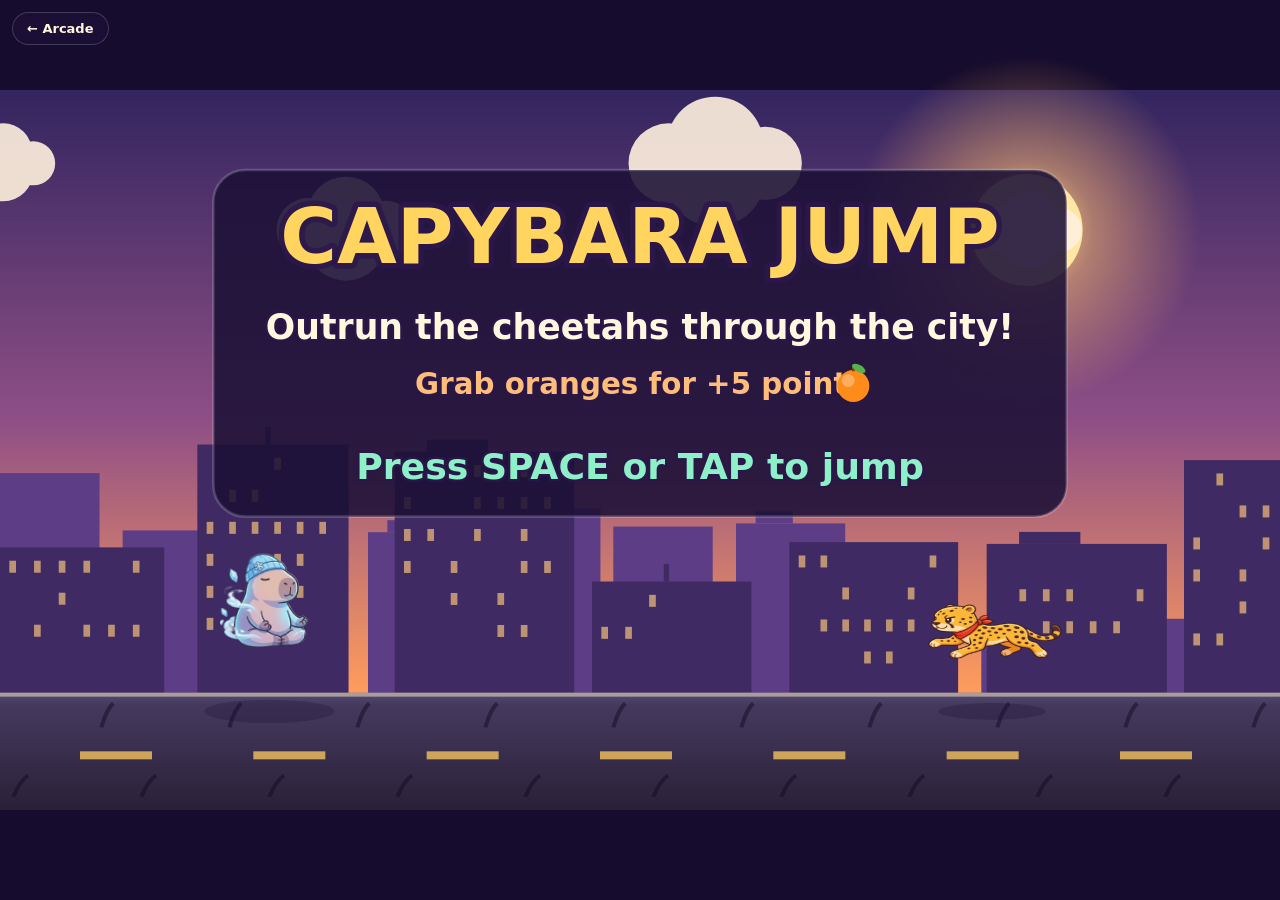
<file: capybara-jump copy.html>
<!doctype html>
<html lang="en">
<head>
  <meta charset="utf-8">
  <meta name="viewport" content="width=device-width,initial-scale=1,maximum-scale=1,user-scalable=no">
  <meta name="description" content="Help Chill Capy race through the city, hopping over charging cheetahs and grabbing every orange.">
  <meta name="theme-color" content="#2d1955">
  <title>Capybara Jump — Capycorn Arcade</title>
  <style>
    html, body {
      margin: 0; height: 100%; overflow: hidden; background: #160c2d;
      font-family: ui-rounded, "Trebuchet MS", system-ui, sans-serif;
    }
    canvas { display: block; touch-action: none; user-select: none; -webkit-user-select: none; }
    .home {
      position: fixed; top: 12px; left: 12px; z-index: 2; padding: 8px 14px;
      color: #fff7de; text-decoration: none; font-size: 13px; font-weight: 900;
      background: rgba(30, 17, 56, .75); border: 1px solid rgba(255,255,255,.18);
      border-radius: 99px; backdrop-filter: blur(4px);
    }
    .home:hover { background: rgba(58, 36, 104, .9); }
  </style>
</head>
<body>
  <a class="home" href="index.html">← Arcade</a>
  <canvas id="game"></canvas>

  <script>
  'use strict';

  const W = 960, H = 540, GROUND = 452;
  const canvas = document.getElementById('game');
  const ctx = canvas.getContext('2d');

  const capyImg = new Image();
  capyImg.src = 'assets/capy-reference/chill-capy.png';
  const cheetahImg = new Image();
  cheetahImg.src = 'assets/cheetahs/normal.png';

  let scale = 1, offX = 0, offY = 0;
  function resize() {
    const dpr = Math.min(devicePixelRatio || 1, 2);
    canvas.width = Math.round(innerWidth * dpr);
    canvas.height = Math.round(innerHeight * dpr);
    canvas.style.width = innerWidth + 'px';
    canvas.style.height = innerHeight + 'px';
    scale = Math.min(canvas.width / W, canvas.height / H);
    offX = (canvas.width - W * scale) / 2;
    offY = (canvas.height - H * scale) / 2;
  }
  addEventListener('resize', resize);
  resize();

  let audio = null;
  function unlockAudio() {
    if (!audio) {
      try { audio = new (window.AudioContext || window.webkitAudioContext)(); } catch (e) { audio = null; }
    }
    if (audio && audio.state === 'suspended') audio.resume();
  }
  function beep(type, f1, f2, dur, vol) {
    if (!audio) return;
    const t = audio.currentTime;
    const osc = audio.createOscillator();
    const gain = audio.createGain();
    osc.type = type;
    osc.frequency.setValueAtTime(f1, t);
    osc.frequency.exponentialRampToValueAtTime(Math.max(1, f2), t + dur);
    gain.gain.setValueAtTime(vol || 0.12, t);
    gain.gain.exponentialRampToValueAtTime(0.0001, t + dur);
    osc.connect(gain).connect(audio.destination);
    osc.start(t);
    osc.stop(t + dur);
  }

  const PLAYER_W = 104, PLAYER_H = 100, PLAYER_X = 150;
  let state = 'title';
  let player, obstacles, oranges, particles, popups, clouds;
  let speed, distance, scoreF, score, orangeCount;
  let spawnIn, orangeIn, shakeT, hintT, time, overT;
  let best = +(localStorage.getItem('capyJumpBest') || 0);

  function reset() {
    player = { y: GROUND, vy: 0, grounded: true, squash: 0 };
    obstacles = [];
    oranges = [];
    particles = [];
    popups = [];
    clouds = [80, 330, 600, 850].map((x, i) => ({ x, y: 55 + (i % 2) * 50, s: 0.75 + (i % 3) * 0.25 }));
    speed = 6.2;
    distance = 0;
    scoreF = 0;
    score = 0;
    orangeCount = 0;
    spawnIn = 520;
    orangeIn = 380;
    shakeT = 0;
    hintT = 260;
    overT = 0;
    time = 0;
  }
  reset();

  let holding = false;
  function press() {
    unlockAudio();
    if (state === 'title') {
      state = 'play';
      reset();
      beep('triangle', 320, 640, 0.15, 0.1);
      return;
    }
    if (state === 'over') {
      if (overT > 40) {
        state = 'play';
        reset();
        beep('triangle', 320, 640, 0.15, 0.1);
      }
      return;
    }
    if (player.grounded) {
      player.vy = -15.5;
      player.grounded = false;
      beep('square', 300, 540, 0.12, 0.07);
    }
  }
  function release() { holding = false; }

  addEventListener('keydown', e => {
    if (e.code === 'Space' || e.code === 'ArrowUp' || e.code === 'KeyW') {
      e.preventDefault();
      if (!e.repeat) { holding = true; press(); }
    }
  });
  addEventListener('keyup', e => {
    if (e.code === 'Space' || e.code === 'ArrowUp' || e.code === 'KeyW') release();
  });
  canvas.addEventListener('pointerdown', e => { e.preventDefault(); holding = true; press(); });
  addEventListener('pointerup', release);
  addEventListener('pointercancel', release);

  function spawnCheetah(extraGap) {
    obstacles.push({
      x: W + 80 + (extraGap || 0), w: 108, h: 82,
      run: 2.4 + Math.random() * 0.9,
      phase: Math.random() * 6.28,
      dustIn: 0
    });
  }

  function puffDust(x, y, n, color) {
    for (let i = 0; i < n; i++) {
      particles.push({
        x, y,
        vx: (Math.random() - 0.5) * 4,
        vy: -Math.random() * 3 - 0.5,
        life: 22 + Math.random() * 14,
        maxLife: 36,
        size: 4 + Math.random() * 6,
        color: color || 'rgba(206,196,224,.75)'
      });
    }
  }

  function update(dt) {
    time += dt;
    for (const c of clouds) {
      c.x -= speed * 0.22 * dt;
      if (c.x < -170) { c.x = W + 150; c.y = 40 + Math.random() * 95; }
    }

    for (let i = particles.length - 1; i >= 0; i--) {
      const p = particles[i];
      p.x += p.vx * dt;
      p.y += p.vy * dt;
      p.vy += 0.12 * dt;
      p.life -= dt;
      if (p.life <= 0) particles.splice(i, 1);
    }
    for (let i = popups.length - 1; i >= 0; i--) {
      const p = popups[i];
      p.y -= 1.1 * dt;
      p.life -= dt;
      if (p.life <= 0) popups.splice(i, 1);
    }
    if (shakeT > 0) shakeT -= dt;
    if (state === 'over') { overT += dt; return; }
    if (state !== 'play') return;

    speed = Math.min(13.5, speed + 0.0016 * dt);
    distance += speed * dt;
    scoreF += speed * dt * 0.06;
    score = Math.floor(scoreF);
    if (hintT > 0) hintT -= dt;

    const g = (holding && player.vy < 0) ? 0.5 : 0.9;
    player.vy += g * dt;
    player.y += player.vy * dt;
    if (player.y >= GROUND) {
      if (!player.grounded) {
        player.squash = 7;
        puffDust(PLAYER_X + PLAYER_W / 2, GROUND + 4, 6);
      }
      player.y = GROUND;
      player.vy = 0;
      player.grounded = true;
    }
    if (player.squash > 0) player.squash -= dt;

    spawnIn -= speed * dt;
    if (spawnIn <= 0) {
      spawnCheetah();
      if (speed > 9 && Math.random() < 0.3) spawnCheetah(120);
      spawnIn = 430 + Math.random() * 380;
    }

    orangeIn -= speed * dt;
    if (orangeIn <= 0) {
      oranges.push({ x: W + 60, y: GROUND - 150 - Math.random() * 85, phase: Math.random() * 6.28 });
      orangeIn = 330 + Math.random() * 330;
    }

    const pBox = {
      x: PLAYER_X + 26,
      y: player.y - PLAYER_H + 20,
      w: PLAYER_W - 50,
      h: PLAYER_H - 28
    };

    for (let i = obstacles.length - 1; i >= 0; i--) {
      const o = obstacles[i];
      o.x -= (speed + o.run) * dt;
      o.dustIn -= dt;
      if (o.dustIn <= 0 && o.x < W) {
        puffDust(o.x + o.w - 8, GROUND + 6, 1, 'rgba(196,184,214,.55)');
        o.dustIn = 4 + Math.random() * 5;
      }
      if (o.x + o.w < -40) { obstacles.splice(i, 1); continue; }
      const oBox = { x: o.x + 20, y: GROUND - o.h + 16, w: o.w - 38, h: o.h - 22 };
      if (pBox.x < oBox.x + oBox.w && pBox.x + pBox.w > oBox.x &&
          pBox.y < oBox.y + oBox.h && pBox.y + pBox.h > oBox.y) {
        state = 'over';
        overT = 0;
        shakeT = 16;
        if (score > best) {
          best = score;
          localStorage.setItem('capyJumpBest', String(best));
        }
        beep('sawtooth', 170, 55, 0.35, 0.14);
        puffDust(PLAYER_X + PLAYER_W / 2, player.y - 40, 14, 'rgba(255,150,90,.85)');
        return;
      }
    }

    const pcx = PLAYER_X + PLAYER_W / 2, pcy = player.y - PLAYER_H / 2;
    for (let i = oranges.length - 1; i >= 0; i--) {
      const o = oranges[i];
      o.x -= speed * dt;
      if (o.x < -50) { oranges.splice(i, 1); continue; }
      const oy = o.y + Math.sin(time * 0.08 + o.phase) * 7;
      const dx = pcx - o.x, dy = pcy - oy;
      if (dx * dx + dy * dy < 68 * 68) {
        oranges.splice(i, 1);
        scoreF += 5;
        orangeCount += 1;
        popups.push({ x: o.x, y: oy - 20, text: '+5', life: 46 });
        puffDust(o.x, oy, 8, 'rgba(255,190,80,.9)');
        beep('sine', 880, 1420, 0.13, 0.1);
      }
    }
  }

  function bigText(text, x, y, size, color, align) {
    ctx.font = '900 ' + size + 'px ui-rounded, "Trebuchet MS", system-ui, sans-serif';
    ctx.textAlign = align || 'left';
    ctx.textBaseline = 'middle';
    ctx.lineWidth = Math.max(2, size / 7);
    ctx.strokeStyle = 'rgba(43,22,74,.85)';
    ctx.lineJoin = 'round';
    ctx.strokeText(text, x, y);
    ctx.fillStyle = color || '#fff7de';
    ctx.fillText(text, x, y);
  }

  function drawCloud(x, y, s) {
    ctx.save();
    ctx.translate(x, y);
    ctx.scale(s, s);
    ctx.fillStyle = 'rgba(255,241,222,.9)';
    ctx.beginPath();
    ctx.arc(0, 0, 24, 0, 7);
    ctx.arc(28, -11, 29, 0, 7);
    ctx.arc(58, 0, 22, 0, 7);
    ctx.arc(28, 8, 30, 0, 7);
    ctx.fill();
    ctx.restore();
  }

  function skylineRand(n) {
    const s = Math.sin(n) * 43758.5453;
    return s - Math.floor(s);
  }

  function drawSkyline(off, slot, seed, color, hBase, hVar, winColor) {
    const base = Math.floor(off / slot);
    const shift = off % slot;
    for (let i = -1; i * slot - shift < W + slot; i++) {
      const idx = base + i;
      const x = i * slot - shift;
      const r1 = skylineRand(idx * 12.9898 + seed);
      const r2 = skylineRand(idx * 78.233 + seed * 1.7);
      const bw = slot - 8 - r1 * slot * 0.2;
      const bh = hBase + r2 * hVar;
      const top = GROUND + 6 - bh;
      ctx.fillStyle = color;
      ctx.fillRect(x, top, bw, bh);
      if (r1 > 0.65) ctx.fillRect(x + bw * 0.45, top - 13, 4, 13);
      else if (r1 < 0.22) ctx.fillRect(x + bw * 0.18, top - 9, bw * 0.34, 9);
      if (winColor) {
        ctx.fillStyle = winColor;
        const cols = Math.max(2, Math.floor(bw / 18));
        const rows = Math.max(2, Math.floor((bh - 14) / 26));
        for (let c = 0; c < cols; c++) {
          for (let r = 0; r < rows; r++) {
            if (skylineRand(idx * 37.71 + c * 11.31 + r * 5.17 + seed) > 0.5) {
              ctx.fillRect(x + 7 + c * (bw - 12) / cols, top + 10 + r * 24, 5, 9);
            }
          }
        }
      }
    }
  }

  function drawSky() {
    const sky = ctx.createLinearGradient(0, 0, 0, GROUND);
    sky.addColorStop(0, '#33255f');
    sky.addColorStop(0.55, '#8f4f86');
    sky.addColorStop(1, '#ff9d5c');
    ctx.fillStyle = sky;
    ctx.fillRect(0, 0, W, GROUND + 2);

    const glow = ctx.createRadialGradient(770, 105, 8, 770, 105, 130);
    glow.addColorStop(0, 'rgba(255,224,140,.95)');
    glow.addColorStop(0.35, 'rgba(255,190,110,.5)');
    glow.addColorStop(1, 'rgba(255,180,100,0)');
    ctx.fillStyle = glow;
    ctx.fillRect(620, -40, 340, 300);
    ctx.fillStyle = '#ffe6a3';
    ctx.beginPath();
    ctx.arc(770, 105, 42, 0, 7);
    ctx.fill();

    for (const c of clouds) drawCloud(c.x, c.y, c.s);

    drawSkyline(distance * 0.18, 92, 3.1, '#5c3d86', 55, 125);
    drawSkyline(distance * 0.45, 148, 8.7, '#3f2a63', 80, 115, 'rgba(255,205,125,.65)');
  }

  function drawGround() {
    const gr = ctx.createLinearGradient(0, GROUND, 0, H);
    gr.addColorStop(0, '#544a70');
    gr.addColorStop(0.1, '#453a5e');
    gr.addColorStop(1, '#292038');
    ctx.fillStyle = gr;
    ctx.fillRect(0, GROUND, W, H - GROUND);
    ctx.fillStyle = 'rgba(255,244,200,.5)';
    ctx.fillRect(0, GROUND, W, 3);

    ctx.fillStyle = 'rgba(255,204,92,.75)';
    const dashShift = distance % 130;
    for (let x = -70; x < W + 140; x += 130) {
      ctx.fillRect(x - dashShift, GROUND + 44, 54, 6);
    }

    ctx.strokeStyle = 'rgba(18,11,36,.5)';
    ctx.lineWidth = 3;
    const shift = distance % 96;
    for (let x = -20; x < W + 40; x += 96) {
      const gx = x - shift;
      ctx.beginPath();
      ctx.moveTo(gx, GROUND + 26);
      ctx.quadraticCurveTo(gx + 4, GROUND + 12, gx + 9, GROUND + 8);
      ctx.moveTo(gx + 30, GROUND + 78);
      ctx.quadraticCurveTo(gx + 35, GROUND + 66, gx + 41, GROUND + 62);
      ctx.stroke();
    }
  }

  function drawPlayer() {
    const airK = Math.max(0, Math.min(1, (GROUND - player.y) / 300));
    ctx.save();
    ctx.globalAlpha = 0.3 * (1 - airK * 0.55);
    ctx.fillStyle = '#1d1136';
    ctx.beginPath();
    ctx.ellipse(PLAYER_X + PLAYER_W / 2, GROUND + 14, 50 * (1 - airK * 0.4), 9 * (1 - airK * 0.4), 0, 0, 7);
    ctx.fill();
    ctx.restore();

    const tilt = player.grounded ? 0 : Math.max(-0.28, Math.min(0.32, player.vy * 0.017));
    let sx = 1, sy = 1;
    if (player.squash > 0) {
      const k = player.squash / 7;
      sx = 1 + 0.15 * k;
      sy = 1 - 0.15 * k;
    }
    ctx.save();
    ctx.translate(PLAYER_X + PLAYER_W / 2, player.y);
    ctx.rotate(tilt);
    ctx.scale(-sx, sy);
    if (capyImg.complete && capyImg.naturalWidth) {
      ctx.drawImage(capyImg, -PLAYER_W / 2, -PLAYER_H, PLAYER_W, PLAYER_H);
    } else {
      ctx.fillStyle = '#b08053';
      ctx.beginPath();
      ctx.ellipse(0, -PLAYER_H / 2, PLAYER_W / 2, PLAYER_H / 2, 0, 0, 7);
      ctx.fill();
    }
    ctx.restore();
  }

  function drawObstacle(o) {
    const trot = time * (0.2 + speed * 0.012) + (o.phase || 0);
    const bob = Math.abs(Math.sin(trot)) * 7;
    const stretch = Math.sin(trot * 2) * 0.06;

    ctx.save();
    ctx.globalAlpha = 0.3;
    ctx.fillStyle = '#1d1136';
    ctx.beginPath();
    ctx.ellipse(o.x + o.w / 2, GROUND + 14, o.w * (0.42 - bob * 0.008), 8 - bob * 0.3, 0, 0, 7);
    ctx.fill();
    ctx.restore();

    ctx.save();
    ctx.translate(o.x + o.w / 2, GROUND - bob);
    ctx.rotate(Math.sin(trot) * 0.05);
    ctx.scale(-(1 + stretch), 1 - stretch);
    if (cheetahImg.complete && cheetahImg.naturalWidth) {
      ctx.drawImage(cheetahImg, -o.w / 2, -o.h, o.w, o.h);
    } else {
      ctx.fillStyle = '#e8a33d';
      ctx.beginPath();
      ctx.ellipse(0, -o.h / 2, o.w / 2, o.h / 2, 0, 0, 7);
      ctx.fill();
    }
    ctx.restore();
  }

  function drawVecOrange(x, y, r) {
    ctx.save();
    ctx.translate(x, y);
    ctx.fillStyle = '#ff8c1a';
    ctx.beginPath();
    ctx.arc(0, 0, r, 0, 7);
    ctx.fill();
    ctx.fillStyle = 'rgba(255,255,255,.3)';
    ctx.beginPath();
    ctx.arc(-r * 0.32, -r * 0.34, r * 0.4, 0, 7);
    ctx.fill();
    ctx.strokeStyle = '#7c4510';
    ctx.lineWidth = Math.max(2, r * 0.16);
    ctx.beginPath();
    ctx.moveTo(0, -r + 1);
    ctx.lineTo(0, -r - r * 0.3);
    ctx.stroke();
    ctx.fillStyle = '#57b24e';
    ctx.beginPath();
    ctx.ellipse(r * 0.34, -r - r * 0.1, r * 0.46, r * 0.22, 0.5, 0, 7);
    ctx.fill();
    ctx.restore();
  }

  function drawOrange(o) {
    const oy = o.y + Math.sin(time * 0.08 + o.phase) * 7;
    ctx.save();
    ctx.globalAlpha = 0.35;
    ctx.fillStyle = '#ffd166';
    ctx.beginPath();
    ctx.arc(o.x, oy, 26, 0, 7);
    ctx.fill();
    ctx.restore();
    drawVecOrange(o.x, oy, 17);
  }

  function drawParticles() {
    for (const p of particles) {
      ctx.globalAlpha = Math.max(0, p.life / p.maxLife);
      ctx.fillStyle = p.color;
      ctx.beginPath();
      ctx.arc(p.x, p.y, p.size, 0, 7);
      ctx.fill();
    }
    ctx.globalAlpha = 1;
  }

  function drawPopups() {
    for (const p of popups) {
      ctx.globalAlpha = Math.max(0, Math.min(1, p.life / 30));
      bigText(p.text, p.x, p.y, 26, '#ffd560', 'center');
    }
    ctx.globalAlpha = 1;
  }

  function panel(cx, cy, w, h) {
    ctx.save();
    ctx.fillStyle = 'rgba(28,16,54,.88)';
    ctx.strokeStyle = 'rgba(255,255,255,.18)';
    ctx.lineWidth = 2;
    ctx.beginPath();
    if (ctx.roundRect) ctx.roundRect(cx - w / 2, cy - h / 2, w, h, 24);
    else ctx.rect(cx - w / 2, cy - h / 2, w, h);
    ctx.fill();
    ctx.stroke();
    ctx.restore();
  }

  function drawTitle() {
    panel(W / 2, 190, 640, 260);
    bigText('CAPYBARA JUMP', W / 2, 115, 58, '#ffd560', 'center');
    bigText('Outrun the cheetahs through the city!', W / 2, 180, 26, '#fff7de', 'center');
    bigText('Grab oranges for +5 points', W / 2, 222, 22, '#ffbd7a', 'center');
    drawVecOrange(W / 2 + 160, 222, 12);
    const pulse = 1 + Math.sin(time * 0.08) * 0.06;
    ctx.save();
    ctx.translate(W / 2, 285);
    ctx.scale(pulse, pulse);
    bigText('Press SPACE or TAP to jump', 0, 0, 28, '#8ef0c8', 'center');
    ctx.restore();
    if (best > 0) bigText('Best score: ' + best, W / 2, 340, 20, '#c8badc', 'center');
  }

  function drawGameOver() {
    panel(W / 2, 200, 560, 270);
    bigText('BONK!', W / 2, 115, 54, '#ff8755', 'center');
    bigText('The cheetahs caught Chill Capy', W / 2, 168, 22, '#fff7de', 'center');
    bigText('Score: ' + score, W / 2, 222, 34, '#ffd560', 'center');
    bigText('Best: ' + best + (score >= best && score > 0 ? '  ★ New best!' : ''), W / 2, 262, 20, '#c8badc', 'center');
    if (overT > 40) {
      const pulse = 1 + Math.sin(time * 0.08) * 0.06;
      ctx.save();
      ctx.translate(W / 2, 312);
      ctx.scale(pulse, pulse);
      bigText('Tap or press SPACE to play again', 0, 0, 22, '#8ef0c8', 'center');
      ctx.restore();
    }
  }

  function draw() {
    ctx.setTransform(1, 0, 0, 1, 0, 0);
    ctx.fillStyle = '#160c2d';
    ctx.fillRect(0, 0, canvas.width, canvas.height);

    let shakeX = 0, shakeY = 0;
    if (shakeT > 0) {
      shakeX = (Math.random() - 0.5) * shakeT * 1.2;
      shakeY = (Math.random() - 0.5) * shakeT;
    }
    ctx.setTransform(scale, 0, 0, scale, offX + shakeX * scale, offY + shakeY * scale);

    drawSky();
    drawGround();

    for (const o of oranges) drawOrange(o);
    for (const o of obstacles) drawObstacle(o);

    if (state === 'title') {
      const bob = Math.abs(Math.sin(time * 0.055)) * 26;
      const savedY = player.y;
      player.y = GROUND - bob;
      drawPlayer();
      player.y = savedY;
      drawObstacle({ x: 690, w: 108, h: 82 });
    } else {
      drawPlayer();
    }

    drawParticles();
    drawPopups();

    if (state === 'play') {
      bigText('' + score, 26, 42, 40, '#fff7de', 'left');
      if (orangeCount > 0) {
        drawVecOrange(40, 86, 13);
        bigText('× ' + orangeCount, 62, 86, 24, '#ffbd7a', 'left');
      }
      bigText('Best ' + Math.max(best, score), W - 26, 42, 24, '#e9d8ff', 'right');
      if (hintT > 0) {
        ctx.globalAlpha = Math.min(1, hintT / 60);
        bigText('HOLD to float higher!', W / 2, 120, 26, '#8ef0c8', 'center');
        ctx.globalAlpha = 1;
      }
    } else if (state === 'title') {
      drawTitle();
    } else {
      drawGameOver();
    }
  }

  let last = performance.now();
  function frame(now) {
    const dt = Math.min(3, (now - last) / 16.667);
    last = now;
    update(dt);
    draw();
    requestAnimationFrame(frame);
  }
  requestAnimationFrame(frame);
  </script>
</body>
</html>
</file>
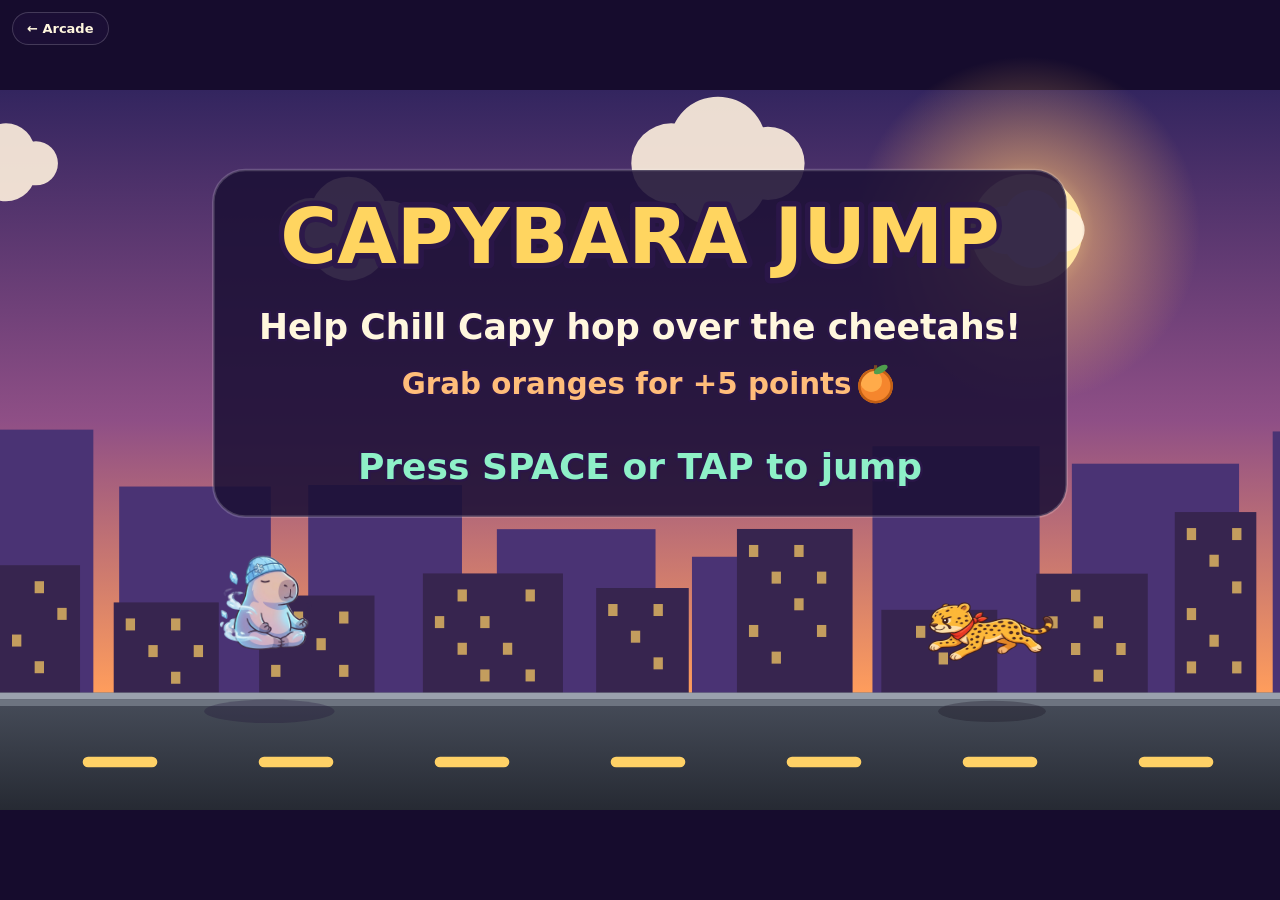
<file: capybara-jump.html>
<!doctype html>
<html lang="en">
<head>
  <meta charset="utf-8">
  <meta name="viewport" content="width=device-width,initial-scale=1,maximum-scale=1,user-scalable=no">
  <meta name="description" content="Help Chill Capy race down the city street, hop the charging cheetahs, and grab every orange in the sky.">
  <meta name="theme-color" content="#2d1955">
  <title>Capybara Jump — Capycorn Arcade</title>
  <style>
    html, body {
      margin: 0; height: 100%; overflow: hidden; background: #160c2d;
      font-family: ui-rounded, "Trebuchet MS", system-ui, sans-serif;
    }
    canvas { display: block; touch-action: none; user-select: none; -webkit-user-select: none; }
    .home {
      position: fixed; top: 12px; left: 12px; z-index: 2; padding: 8px 14px;
      color: #fff7de; text-decoration: none; font-size: 13px; font-weight: 900;
      background: rgba(30, 17, 56, .75); border: 1px solid rgba(255,255,255,.18);
      border-radius: 99px; backdrop-filter: blur(4px);
    }
    .home:hover { background: rgba(58, 36, 104, .9); }
  </style>
</head>
<body>
  <a class="home" href="index.html">← Arcade</a>
  <canvas id="game"></canvas>

  <script>
  'use strict';

  const W = 960, H = 540, GROUND = 452;
  const canvas = document.getElementById('game');
  const ctx = canvas.getContext('2d');

  const capyImg = new Image();
  capyImg.src = 'assets/capy-reference/chill-capy.png';
  const cheetahImg = new Image();
  cheetahImg.src = 'assets/cheetahs/normal.png';

  let scale = 1, offX = 0, offY = 0;
  function resize() {
    const dpr = Math.min(devicePixelRatio || 1, 2);
    canvas.width = Math.round(innerWidth * dpr);
    canvas.height = Math.round(innerHeight * dpr);
    canvas.style.width = innerWidth + 'px';
    canvas.style.height = innerHeight + 'px';
    scale = Math.min(canvas.width / W, canvas.height / H);
    offX = (canvas.width - W * scale) / 2;
    offY = (canvas.height - H * scale) / 2;
  }
  addEventListener('resize', resize);
  resize();

  let audio = null;
  function unlockAudio() {
    if (!audio) {
      try { audio = new (window.AudioContext || window.webkitAudioContext)(); } catch (e) { audio = null; }
    }
    if (audio && audio.state === 'suspended') audio.resume();
  }
  function beep(type, f1, f2, dur, vol) {
    if (!audio) return;
    const t = audio.currentTime;
    const osc = audio.createOscillator();
    const gain = audio.createGain();
    osc.type = type;
    osc.frequency.setValueAtTime(f1, t);
    osc.frequency.exponentialRampToValueAtTime(Math.max(1, f2), t + dur);
    gain.gain.setValueAtTime(vol || 0.12, t);
    gain.gain.exponentialRampToValueAtTime(0.0001, t + dur);
    osc.connect(gain).connect(audio.destination);
    osc.start(t);
    osc.stop(t + dur);
  }

  const PLAYER_W = 104, PLAYER_H = 100, PLAYER_X = 150;
  let state = 'title';
  let player, obstacles, oranges, particles, popups, clouds;
  let speed, distance, scoreF, score, orangeCount;
  let spawnIn, orangeIn, shakeT, hintT, time, overT;
  let best = +(localStorage.getItem('capyJumpBest') || 0);

  function reset() {
    player = { y: GROUND, vy: 0, grounded: true, squash: 0 };
    obstacles = [];
    oranges = [];
    particles = [];
    popups = [];
    clouds = [80, 330, 600, 850].map((x, i) => ({ x, y: 55 + (i % 2) * 50, s: 0.75 + (i % 3) * 0.25 }));
    speed = 6.2;
    distance = 0;
    scoreF = 0;
    score = 0;
    orangeCount = 0;
    spawnIn = 520;
    orangeIn = 380;
    shakeT = 0;
    hintT = 260;
    overT = 0;
    time = 0;
  }
  reset();

  let holding = false;
  function press() {
    unlockAudio();
    if (state === 'title') {
      state = 'play';
      reset();
      beep('triangle', 320, 640, 0.15, 0.1);
      return;
    }
    if (state === 'over') {
      if (overT > 40) {
        state = 'play';
        reset();
        beep('triangle', 320, 640, 0.15, 0.1);
      }
      return;
    }
    if (player.grounded) {
      player.vy = -15.5;
      player.grounded = false;
      beep('square', 300, 540, 0.12, 0.07);
    }
  }
  function release() { holding = false; }

  addEventListener('keydown', e => {
    if (e.code === 'Space' || e.code === 'ArrowUp' || e.code === 'KeyW') {
      e.preventDefault();
      if (!e.repeat) { holding = true; press(); }
    }
  });
  addEventListener('keyup', e => {
    if (e.code === 'Space' || e.code === 'ArrowUp' || e.code === 'KeyW') release();
  });
  canvas.addEventListener('pointerdown', e => { e.preventDefault(); holding = true; press(); });
  addEventListener('pointerup', release);
  addEventListener('pointercancel', release);

  function spawnCheetah(extraGap) {
    obstacles.push({ x: W + 80 + (extraGap || 0), w: 108, h: 82, phase: Math.random() * 6.28, dustIn: 4 });
  }

  function puffDust(x, y, n, color) {
    for (let i = 0; i < n; i++) {
      particles.push({
        x, y,
        vx: (Math.random() - 0.5) * 4,
        vy: -Math.random() * 3 - 0.5,
        life: 22 + Math.random() * 14,
        maxLife: 36,
        size: 4 + Math.random() * 6,
        color: color || 'rgba(233,214,178,.8)'
      });
    }
  }

  function update(dt) {
    time += dt;
    for (const c of clouds) {
      c.x -= speed * 0.22 * dt;
      if (c.x < -170) { c.x = W + 150; c.y = 40 + Math.random() * 95; }
    }

    for (let i = particles.length - 1; i >= 0; i--) {
      const p = particles[i];
      p.x += p.vx * dt;
      p.y += p.vy * dt;
      p.vy += 0.12 * dt;
      p.life -= dt;
      if (p.life <= 0) particles.splice(i, 1);
    }
    for (let i = popups.length - 1; i >= 0; i--) {
      const p = popups[i];
      p.y -= 1.1 * dt;
      p.life -= dt;
      if (p.life <= 0) popups.splice(i, 1);
    }
    if (shakeT > 0) shakeT -= dt;
    if (state === 'over') { overT += dt; return; }
    if (state !== 'play') return;

    speed = Math.min(13.5, speed + 0.0016 * dt);
    distance += speed * dt;
    scoreF += speed * dt * 0.06;
    score = Math.floor(scoreF);
    if (hintT > 0) hintT -= dt;

    const g = (holding && player.vy < 0) ? 0.5 : 0.9;
    player.vy += g * dt;
    player.y += player.vy * dt;
    if (player.y >= GROUND) {
      if (!player.grounded) {
        player.squash = 7;
        puffDust(PLAYER_X + PLAYER_W / 2, GROUND + 4, 6, 'rgba(205,205,218,.6)');
      }
      player.y = GROUND;
      player.vy = 0;
      player.grounded = true;
    }
    if (player.squash > 0) player.squash -= dt;

    spawnIn -= speed * dt;
    if (spawnIn <= 0) {
      spawnCheetah();
      if (speed > 9 && Math.random() < 0.3) spawnCheetah(120);
      spawnIn = 430 + Math.random() * 380;
    }

    orangeIn -= speed * dt;
    if (orangeIn <= 0) {
      oranges.push({ x: W + 60, y: GROUND - 150 - Math.random() * 85, phase: Math.random() * 6.28 });
      orangeIn = 330 + Math.random() * 330;
    }

    const pBox = {
      x: PLAYER_X + 26,
      y: player.y - PLAYER_H + 20,
      w: PLAYER_W - 50,
      h: PLAYER_H - 28
    };

    for (let i = obstacles.length - 1; i >= 0; i--) {
      const o = obstacles[i];
      o.x -= speed * dt;
      if (o.x + o.w < -40) { obstacles.splice(i, 1); continue; }
      o.dustIn -= dt;
      if (o.dustIn <= 0 && o.x < W + 30) {
        puffDust(o.x + 16, GROUND + 4, 1, 'rgba(205,205,218,.5)');
        o.dustIn = 10 + Math.random() * 6;
      }
      const oBox = { x: o.x + 20, y: GROUND - o.h + 16, w: o.w - 38, h: o.h - 22 };
      if (pBox.x < oBox.x + oBox.w && pBox.x + pBox.w > oBox.x &&
          pBox.y < oBox.y + oBox.h && pBox.y + pBox.h > oBox.y) {
        state = 'over';
        overT = 0;
        shakeT = 16;
        if (score > best) {
          best = score;
          localStorage.setItem('capyJumpBest', String(best));
        }
        beep('sawtooth', 170, 55, 0.35, 0.14);
        puffDust(PLAYER_X + PLAYER_W / 2, player.y - 40, 14, 'rgba(255,150,90,.85)');
        return;
      }
    }

    const pcx = PLAYER_X + PLAYER_W / 2, pcy = player.y - PLAYER_H / 2;
    for (let i = oranges.length - 1; i >= 0; i--) {
      const o = oranges[i];
      o.x -= speed * dt;
      if (o.x < -50) { oranges.splice(i, 1); continue; }
      const oy = o.y + Math.sin(time * 0.08 + o.phase) * 7;
      const dx = pcx - o.x, dy = pcy - oy;
      if (dx * dx + dy * dy < 68 * 68) {
        oranges.splice(i, 1);
        scoreF += 5;
        orangeCount += 1;
        popups.push({ x: o.x, y: oy - 20, text: '+5', life: 46 });
        puffDust(o.x, oy, 8, 'rgba(255,190,80,.9)');
        beep('sine', 880, 1420, 0.13, 0.1);
      }
    }
  }

  function bigText(text, x, y, size, color, align) {
    ctx.font = '900 ' + size + 'px ui-rounded, "Trebuchet MS", system-ui, sans-serif';
    ctx.textAlign = align || 'left';
    ctx.textBaseline = 'middle';
    ctx.lineWidth = Math.max(2, size / 7);
    ctx.strokeStyle = 'rgba(43,22,74,.85)';
    ctx.lineJoin = 'round';
    ctx.strokeText(text, x, y);
    ctx.fillStyle = color || '#fff7de';
    ctx.fillText(text, x, y);
  }

  function drawCloud(x, y, s) {
    ctx.save();
    ctx.translate(x, y);
    ctx.scale(s, s);
    ctx.fillStyle = 'rgba(255,241,222,.9)';
    ctx.beginPath();
    ctx.arc(0, 0, 24, 0, 7);
    ctx.arc(28, -11, 29, 0, 7);
    ctx.arc(58, 0, 22, 0, 7);
    ctx.arc(28, 8, 30, 0, 7);
    ctx.fill();
    ctx.restore();
  }

  function seededRand(seed) {
    let s = seed;
    return () => { s = (s * 16807) % 2147483647; return (s - 1) / 2147483646; };
  }

  function makeSkyline(minW, maxW, minH, maxH, gap, seed) {
    const rand = seededRand(seed);
    const list = [];
    let x = 0;
    while (x < W + 500) {
      const w = minW + rand() * (maxW - minW);
      const h = minH + rand() * (maxH - minH);
      list.push({ x, w, h, seed: Math.floor(rand() * 900) + 3 });
      x += w + gap + rand() * gap;
    }
    return { list, span: x };
  }

  const farSkyline = makeSkyline(70, 130, 100, 210, 16, 7);
  const nearSkyline = makeSkyline(60, 110, 55, 140, 20, 42);

  function drawSkyline(skyline, off, baseY, color, windows) {
    const span = skyline.span;
    for (const b of skyline.list) {
      let sx = (b.x - off) % span;
      if (sx < 0) sx += span;
      for (let k = -1; k <= 0; k++) {
        const px = sx + k * span;
        if (px > W || px + b.w < 0) continue;
        ctx.fillStyle = color;
        ctx.fillRect(px, baseY - b.h, b.w, b.h + 4);
        if (windows) {
          ctx.fillStyle = 'rgba(255,209,102,.7)';
          let row = 0;
          for (let wy = baseY - b.h + 12; wy < baseY - 16; wy += 20, row++) {
            let col = 0;
            for (let wx = px + 9; wx < px + b.w - 12; wx += 17, col++) {
              if ((b.seed + row * 13 + col * 7) % 5 < 2) ctx.fillRect(wx, wy, 7, 9);
            }
          }
        }
      }
    }
  }

  function drawSky() {
    const sky = ctx.createLinearGradient(0, 0, 0, GROUND);
    sky.addColorStop(0, '#33255f');
    sky.addColorStop(0.55, '#8f4f86');
    sky.addColorStop(1, '#ff9d5c');
    ctx.fillStyle = sky;
    ctx.fillRect(0, 0, W, GROUND + 2);

    const glow = ctx.createRadialGradient(770, 105, 8, 770, 105, 130);
    glow.addColorStop(0, 'rgba(255,224,140,.95)');
    glow.addColorStop(0.35, 'rgba(255,190,110,.5)');
    glow.addColorStop(1, 'rgba(255,180,100,0)');
    ctx.fillStyle = glow;
    ctx.fillRect(620, -40, 340, 300);
    ctx.fillStyle = '#ffe6a3';
    ctx.beginPath();
    ctx.arc(770, 105, 42, 0, 7);
    ctx.fill();

    for (const c of clouds) drawCloud(c.x, c.y, c.s);

    drawSkyline(farSkyline, distance * 0.22, GROUND + 4, '#4a3374', false);
    drawSkyline(nearSkyline, distance * 0.5, GROUND + 4, '#37254f', true);
  }

  function drawStreet() {
    const gr = ctx.createLinearGradient(0, GROUND, 0, H);
    gr.addColorStop(0, '#484e5b');
    gr.addColorStop(1, '#262a33');
    ctx.fillStyle = gr;
    ctx.fillRect(0, GROUND, W, H - GROUND);

    ctx.fillStyle = '#9aa1ad';
    ctx.fillRect(0, GROUND, W, 5);
    ctx.fillStyle = '#6d7480';
    ctx.fillRect(0, GROUND + 5, W, 5);

    const shift = distance % 132;
    ctx.fillStyle = '#ffd166';
    for (let x = -70; x < W + 80; x += 132) {
      ctx.beginPath();
      if (ctx.roundRect) ctx.roundRect(x - shift, GROUND + 48, 56, 8, 4);
      else ctx.rect(x - shift, GROUND + 48, 56, 8);
      ctx.fill();
    }
  }

  function drawPlayer() {
    const airK = Math.max(0, Math.min(1, (GROUND - player.y) / 300));
    ctx.save();
    ctx.globalAlpha = 0.3 * (1 - airK * 0.55);
    ctx.fillStyle = '#1d1136';
    ctx.beginPath();
    ctx.ellipse(PLAYER_X + PLAYER_W / 2, GROUND + 14, 50 * (1 - airK * 0.4), 9 * (1 - airK * 0.4), 0, 0, 7);
    ctx.fill();
    ctx.restore();

    const tilt = player.grounded ? 0 : Math.max(-0.28, Math.min(0.32, player.vy * 0.017));
    let sx = 1, sy = 1;
    if (player.squash > 0) {
      const k = player.squash / 7;
      sx = 1 + 0.15 * k;
      sy = 1 - 0.15 * k;
    }
    ctx.save();
    ctx.translate(PLAYER_X + PLAYER_W / 2, player.y);
    ctx.rotate(tilt);
    ctx.scale(-sx, sy);
    if (capyImg.complete && capyImg.naturalWidth) {
      ctx.drawImage(capyImg, -PLAYER_W / 2, -PLAYER_H, PLAYER_W, PLAYER_H);
    } else {
      ctx.fillStyle = '#b08053';
      ctx.beginPath();
      ctx.ellipse(0, -PLAYER_H / 2, PLAYER_W / 2, PLAYER_H / 2, 0, 0, 7);
      ctx.fill();
    }
    ctx.restore();
  }

  function drawObstacle(o) {
    const gallop = time * 0.32 + (o.phase || 0);
    const bob = Math.abs(Math.sin(gallop)) * 9;
    const rock = Math.sin(gallop) * 0.07;

    ctx.save();
    ctx.globalAlpha = 0.3;
    ctx.fillStyle = '#141020';
    ctx.beginPath();
    ctx.ellipse(o.x + o.w / 2, GROUND + 14, o.w * 0.42 * (1 - bob * 0.02), 8, 0, 0, 7);
    ctx.fill();
    ctx.restore();

    ctx.save();
    ctx.translate(o.x + o.w / 2, GROUND - bob);
    ctx.rotate(rock);
    ctx.scale(-1, 1);
    if (cheetahImg.complete && cheetahImg.naturalWidth) {
      ctx.drawImage(cheetahImg, -o.w / 2, -o.h, o.w, o.h);
    } else {
      ctx.fillStyle = '#e8a33d';
      ctx.beginPath();
      ctx.ellipse(0, -o.h / 2, o.w / 2, o.h / 2, 0, 0, 7);
      ctx.fill();
    }
    ctx.restore();
  }

  function drawOrangeIcon(x, y, r) {
    ctx.save();
    ctx.translate(x, y);
    ctx.fillStyle = '#f5862d';
    ctx.beginPath();
    ctx.arc(0, 0, r, 0, 7);
    ctx.fill();
    ctx.fillStyle = '#ffab4a';
    ctx.beginPath();
    ctx.arc(-r * 0.25, -r * 0.28, r * 0.62, 0, 7);
    ctx.fill();
    ctx.strokeStyle = '#c25f14';
    ctx.lineWidth = Math.max(1.5, r * 0.14);
    ctx.beginPath();
    ctx.arc(0, 0, r - ctx.lineWidth / 2, 0, 7);
    ctx.stroke();
    ctx.fillStyle = '#7a4a21';
    ctx.fillRect(-r * 0.09, -r * 1.2, r * 0.18, r * 0.34);
    ctx.fillStyle = '#4f9e4d';
    ctx.beginPath();
    ctx.ellipse(r * 0.3, -r * 0.95, r * 0.44, r * 0.2, -0.5, 0, 7);
    ctx.fill();
    ctx.restore();
  }

  function drawOrange(o) {
    const oy = o.y + Math.sin(time * 0.08 + o.phase) * 7;
    ctx.save();
    ctx.globalAlpha = 0.3;
    ctx.fillStyle = '#ffd166';
    ctx.beginPath();
    ctx.arc(o.x, oy, 30, 0, 7);
    ctx.fill();
    ctx.restore();
    drawOrangeIcon(o.x, oy, 17);
  }

  function drawParticles() {
    for (const p of particles) {
      ctx.globalAlpha = Math.max(0, p.life / p.maxLife);
      ctx.fillStyle = p.color;
      ctx.beginPath();
      ctx.arc(p.x, p.y, p.size, 0, 7);
      ctx.fill();
    }
    ctx.globalAlpha = 1;
  }

  function drawPopups() {
    for (const p of popups) {
      ctx.globalAlpha = Math.max(0, Math.min(1, p.life / 30));
      bigText(p.text, p.x, p.y, 26, '#ffd560', 'center');
    }
    ctx.globalAlpha = 1;
  }

  function panel(cx, cy, w, h) {
    ctx.save();
    ctx.fillStyle = 'rgba(28,16,54,.88)';
    ctx.strokeStyle = 'rgba(255,255,255,.18)';
    ctx.lineWidth = 2;
    ctx.beginPath();
    if (ctx.roundRect) ctx.roundRect(cx - w / 2, cy - h / 2, w, h, 24);
    else ctx.rect(cx - w / 2, cy - h / 2, w, h);
    ctx.fill();
    ctx.stroke();
    ctx.restore();
  }

  function drawTitle() {
    panel(W / 2, 190, 640, 260);
    bigText('CAPYBARA JUMP', W / 2, 115, 58, '#ffd560', 'center');
    bigText('Help Chill Capy hop over the cheetahs!', W / 2, 180, 26, '#fff7de', 'center');
    const label = 'Grab oranges for +5 points';
    ctx.font = '900 22px ui-rounded, "Trebuchet MS", system-ui, sans-serif';
    const labelW = ctx.measureText(label).width;
    bigText(label, W / 2 - 10, 222, 22, '#ffbd7a', 'center');
    drawOrangeIcon(W / 2 - 10 + labelW / 2 + 18, 222, 13);
    const pulse = 1 + Math.sin(time * 0.08) * 0.06;
    ctx.save();
    ctx.translate(W / 2, 285);
    ctx.scale(pulse, pulse);
    bigText('Press SPACE or TAP to jump', 0, 0, 28, '#8ef0c8', 'center');
    ctx.restore();
    if (best > 0) bigText('Best score: ' + best, W / 2, 340, 20, '#c8badc', 'center');
  }

  function drawGameOver() {
    panel(W / 2, 200, 560, 270);
    bigText('BONK!', W / 2, 115, 54, '#ff8755', 'center');
    bigText('The cheetahs caught Chill Capy', W / 2, 168, 22, '#fff7de', 'center');
    bigText('Score: ' + score, W / 2, 222, 34, '#ffd560', 'center');
    bigText('Best: ' + best + (score >= best && score > 0 ? '  ★ New best!' : ''), W / 2, 262, 20, '#c8badc', 'center');
    if (overT > 40) {
      const pulse = 1 + Math.sin(time * 0.08) * 0.06;
      ctx.save();
      ctx.translate(W / 2, 312);
      ctx.scale(pulse, pulse);
      bigText('Tap or press SPACE to play again', 0, 0, 22, '#8ef0c8', 'center');
      ctx.restore();
    }
  }

  function draw() {
    ctx.setTransform(1, 0, 0, 1, 0, 0);
    ctx.fillStyle = '#160c2d';
    ctx.fillRect(0, 0, canvas.width, canvas.height);

    let shakeX = 0, shakeY = 0;
    if (shakeT > 0) {
      shakeX = (Math.random() - 0.5) * shakeT * 1.2;
      shakeY = (Math.random() - 0.5) * shakeT;
    }
    ctx.setTransform(scale, 0, 0, scale, offX + shakeX * scale, offY + shakeY * scale);

    drawSky();
    drawStreet();

    for (const o of oranges) drawOrange(o);
    for (const o of obstacles) drawObstacle(o);

    if (state === 'title') {
      const bob = Math.abs(Math.sin(time * 0.055)) * 26;
      const savedY = player.y;
      player.y = GROUND - bob;
      drawPlayer();
      player.y = savedY;
      drawObstacle({ x: 690, w: 108, h: 82 });
    } else {
      drawPlayer();
    }

    drawParticles();
    drawPopups();

    if (state === 'play') {
      bigText('' + score, 26, 42, 40, '#fff7de', 'left');
      if (orangeCount > 0) {
        drawOrangeIcon(40, 86, 14);
        bigText('× ' + orangeCount, 62, 88, 24, '#ffbd7a', 'left');
      }
      bigText('Best ' + Math.max(best, score), W - 26, 42, 24, '#e9d8ff', 'right');
      if (hintT > 0) {
        ctx.globalAlpha = Math.min(1, hintT / 60);
        bigText('HOLD to float higher!', W / 2, 120, 26, '#8ef0c8', 'center');
        ctx.globalAlpha = 1;
      }
    } else if (state === 'title') {
      drawTitle();
    } else {
      drawGameOver();
    }
  }

  let last = performance.now();
  function frame(now) {
    const dt = Math.min(3, (now - last) / 16.667);
    last = now;
    update(dt);
    draw();
    requestAnimationFrame(frame);
  }
  requestAnimationFrame(frame);
  </script>
</body>
</html>
</file>
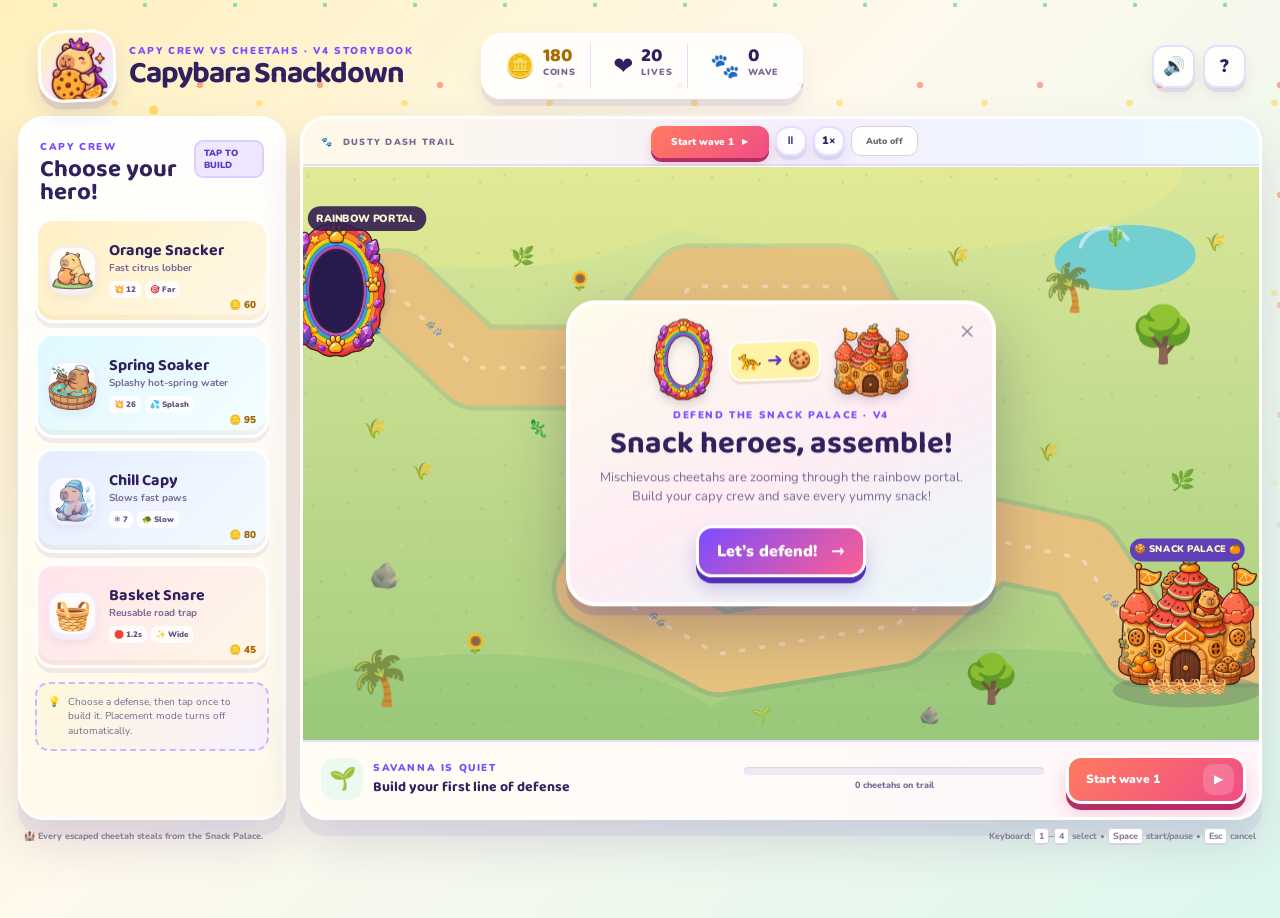
<file: capybara-snackdown.html>
<!doctype html>
<html lang="en">
  <head>
    <meta charset="UTF-8" />
    <meta name="viewport" content="width=device-width, initial-scale=1.0" />
    <meta name="description" content="Defend the Capybara Snack Palace with a crew of towers against cheetahs pouring through a wild portal." />
    <meta name="apple-mobile-web-app-capable" content="yes" />
    <meta name="mobile-web-app-capable" content="yes" />
    <meta name="theme-color" content="#7c4dff" />
    <title>Capybara Snackdown — Tower Defense</title>
    <link rel="icon" type="image/png" href="assets/branding/capybara-snackdown-logo.png" />
    <link rel="apple-touch-icon" href="assets/branding/capybara-snackdown-logo.png" />
    <link rel="stylesheet" href="styles.css" />
  </head>
  <body>
    <div class="sky-confetti" aria-hidden="true"></div>
    <main class="game-shell">
      <header class="topbar">
        <div class="brand">
          <span class="brand-mark">
            <img class="brand-logo" src="assets/branding/capybara-snackdown-logo.png" alt="Capybara Snackdown logo" />
          </span>
          <div>
            <p class="eyebrow">CAPY CREW VS CHEETAHS · V4 STORYBOOK</p>
            <h1>Capybara Snackdown</h1>
          </div>
        </div>
        <div class="stats" aria-label="Game stats">
          <div class="stat coin-stat"><span>🪙</span><strong id="coins">180</strong><small>coins</small></div>
          <div class="stat"><span>❤️</span><strong id="lives">20</strong><small>lives</small></div>
          <div class="stat"><span>🐾</span><strong id="wave">0</strong><small>wave</small></div>
        </div>
        <div class="header-actions">
          <button id="soundBtn" class="icon-btn" type="button" aria-label="Toggle sound" title="Toggle sound">🔊</button>
          <button id="helpBtn" class="icon-btn" type="button" aria-label="How to play" title="How to play">?</button>
        </div>
      </header>

      <section class="game-grid">
        <aside class="tower-panel" aria-label="Capybara tower shop">
          <div class="panel-heading">
            <div>
              <p class="eyebrow">CAPY CREW</p>
              <h2>Choose your hero!</h2>
            </div>
            <span class="tiny-badge">Tap to build</span>
          </div>

          <button class="tower-card" type="button" data-tower="slinger" aria-pressed="false">
            <span class="tower-emoji"><img src="assets/capy-reference/berry-slinger.png" alt="" /></span>
            <span class="tower-copy">
              <strong>Orange Snacker</strong>
              <small>Fast citrus lobber</small>
              <span class="mini-stats"><i>💥 12</i><i>🎯 Far</i></span>
            </span>
            <span class="price">🪙 60</span>
          </button>

          <button class="tower-card" type="button" data-tower="melon" aria-pressed="false">
            <span class="tower-emoji"><img src="assets/capy-reference/melon-mortar.png" alt="" /></span>
            <span class="tower-copy">
              <strong>Spring Soaker</strong>
              <small>Splashy hot-spring water</small>
              <span class="mini-stats"><i>💥 26</i><i>💦 Splash</i></span>
            </span>
            <span class="price">🪙 95</span>
          </button>

          <button class="tower-card" type="button" data-tower="chill" aria-pressed="false">
            <span class="tower-emoji"><img src="assets/capy-reference/chill-capy.png" alt="" /></span>
            <span class="tower-copy">
              <strong>Chill Capy</strong>
              <small>Slows fast paws</small>
              <span class="mini-stats"><i>❄️ 7</i><i>🐢 Slow</i></span>
            </span>
            <span class="price">🪙 80</span>
          </button>

          <button class="tower-card trap-card" type="button" data-tower="basket" aria-pressed="false">
            <span class="tower-emoji">🧺</span>
            <span class="tower-copy">
              <strong>Basket Snare</strong>
              <small>Reusable road trap</small>
              <span class="mini-stats"><i>🛑 1.2s</i><i>✨ Wide</i></span>
            </span>
            <span class="price">🪙 45</span>
          </button>

          <div class="tip-card">
            <span>💡</span>
            <p>Choose a defense, then tap once to build it. Placement mode turns off automatically.</p>
          </div>
        </aside>

        <section class="board-wrap">
          <div class="board-chrome">
            <div class="route-label"><span>🐾</span> DUSTY DASH TRAIL</div>
            <div id="bossAlert" class="boss-alert" hidden>👑 ALPHA CHEETAH</div>
            <div class="board-controls">
              <button id="topStartWaveBtn" class="top-start-wave" type="button">
                <span>Start wave 1</span><b>▶</b>
              </button>
              <button id="pauseBtn" class="board-btn" type="button" aria-label="Pause game">⏸</button>
              <button id="speedBtn" class="board-btn speed" type="button" aria-label="Change speed">1×</button>
              <button id="autoStartBtn" class="auto-start-btn" type="button" aria-pressed="false">Auto off</button>
            </div>
          </div>
          <div class="canvas-frame">
            <canvas id="gameCanvas" width="1000" height="600" aria-label="Tower defense game board"></canvas>
            <div id="toast" class="toast" role="status" aria-live="polite"></div>
            <div id="countdown" class="countdown" hidden></div>

            <div id="welcomeCard" class="welcome-card">
              <button class="close-welcome" type="button" aria-label="Close instructions">×</button>
              <span class="welcome-icon">🧺</span>
              <div class="welcome-story" aria-hidden="true">
                <img src="assets/landmarks/cheetah-portal.png" alt="" />
                <span>🐆 ➜ 🍪</span>
                <img src="assets/landmarks/snack-palace.png" alt="" />
              </div>
              <p class="eyebrow">DEFEND THE SNACK PALACE · V4</p>
              <h2>Snack heroes, assemble!</h2>
              <p>Mischievous cheetahs are zooming through the rainbow portal. Build your capy crew and save every yummy snack!</p>
              <button id="letsGoBtn" class="primary-btn" type="button">Let’s defend! <span>→</span></button>
            </div>

            <div id="endCard" class="end-card" hidden>
              <span id="endEmoji" class="end-emoji">🌧️</span>
              <p class="eyebrow">PALACE REPORT</p>
              <h2 id="endTitle">The snacks got pounced!</h2>
              <p id="endText">You held out for 0 waves.</p>
              <button id="restartBtn" class="primary-btn" type="button">Try again <span>↻</span></button>
            </div>

            <aside id="towerInspector" class="tower-inspector" aria-label="Selected tower controls" hidden>
              <button id="closeInspectorBtn" class="inspector-close" type="button" aria-label="Close tower controls">×</button>
              <div class="inspector-heading">
                <span class="inspector-art">
                  <img id="inspectorImage" src="assets/capy-reference/berry-slinger.png" alt="" />
                  <span id="inspectorEmoji" hidden>🧺</span>
                </span>
                <div>
                  <p id="inspectorLevel" class="eyebrow">LEVEL 1 / 3</p>
                  <h3 id="inspectorName">Orange Snacker</h3>
                </div>
              </div>
              <div class="inspector-stats">
                <span><small id="inspectorDamageLabel">Damage</small><b id="inspectorDamage">12</b></span>
                <span><small id="inspectorRangeLabel">Range</small><b id="inspectorRange">125</b></span>
                <span><small id="inspectorSpeedLabel">Speed</small><b id="inspectorSpeed">Fast</b></span>
              </div>
              <div class="inspector-actions">
                <button id="upgradeTowerBtn" class="upgrade-btn" type="button">Upgrade · 🪙 45</button>
                <button id="sellTowerBtn" class="sell-btn" type="button">Sell · 🪙 39</button>
              </div>
            </aside>
          </div>

          <footer class="wavebar">
            <div class="wave-copy">
              <span id="waveIcon" class="wave-icon">🌱</span>
              <div>
                <p class="eyebrow" id="waveStatus">SAVANNA IS QUIET</p>
                <strong id="waveDescription">Build your first line of defense</strong>
              </div>
            </div>
            <div class="progress-shell" aria-label="Wave progress">
              <div class="progress-track"><span id="waveProgress"></span></div>
              <small id="enemyCount">0 cheetahs on trail</small>
            </div>
            <button id="startWaveBtn" class="start-wave" type="button">
              <span>Start wave 1</span><b>▶</b>
            </button>
          </footer>
        </section>
      </section>

      <footer class="page-footer">
        <span>🏰 Every escaped cheetah steals from the Snack Palace.</span>
        <span>Keyboard: <kbd>1</kbd>–<kbd>4</kbd> select • <kbd>Space</kbd> start/pause • <kbd>Esc</kbd> cancel</span>
      </footer>
    </main>

    <dialog id="helpDialog" class="help-dialog">
      <button id="closeHelpBtn" class="dialog-close" type="button" aria-label="Close">×</button>
      <span class="dialog-emoji">🗺️</span>
      <p class="eyebrow">FIELD GUIDE</p>
      <h2>How to save the snacks</h2>
      <ol>
        <li><b>Choose a defense.</b> Build mode lasts for one placement. Click the active card again or press Esc to cancel.</li>
        <li><b>Place it on grass.</b> Towers can’t block the dusty dash trail.</li>
        <li><b>Start the wave.</b> Defeated cheetahs drop coins for more towers.</li>
        <li><b>Watch the portal.</b> Every 5th wave tears it open for a powerful alpha cheetah.</li>
        <li><b>Improve your crew.</b> Tap a placed capy to upgrade it through level 3 or sell it for a partial refund.</li>
        <li><b>Reposition freely.</b> Drag a placed capy to another clear patch of grass. Invalid drops snap back.</li>
        <li><b>Trap the trail.</b> Basket Snares go directly on the road, briefly stopping nearby cheetahs before recharging.</li>
        <li><b>Keep it moving.</b> Turn on Auto to begin each new wave after a short countdown.</li>
      </ol>
      <button id="gotItBtn" class="primary-btn" type="button">Got it! ✨</button>
    </dialog>

    <script src="game.js"></script>
  </body>
</html>
</file>
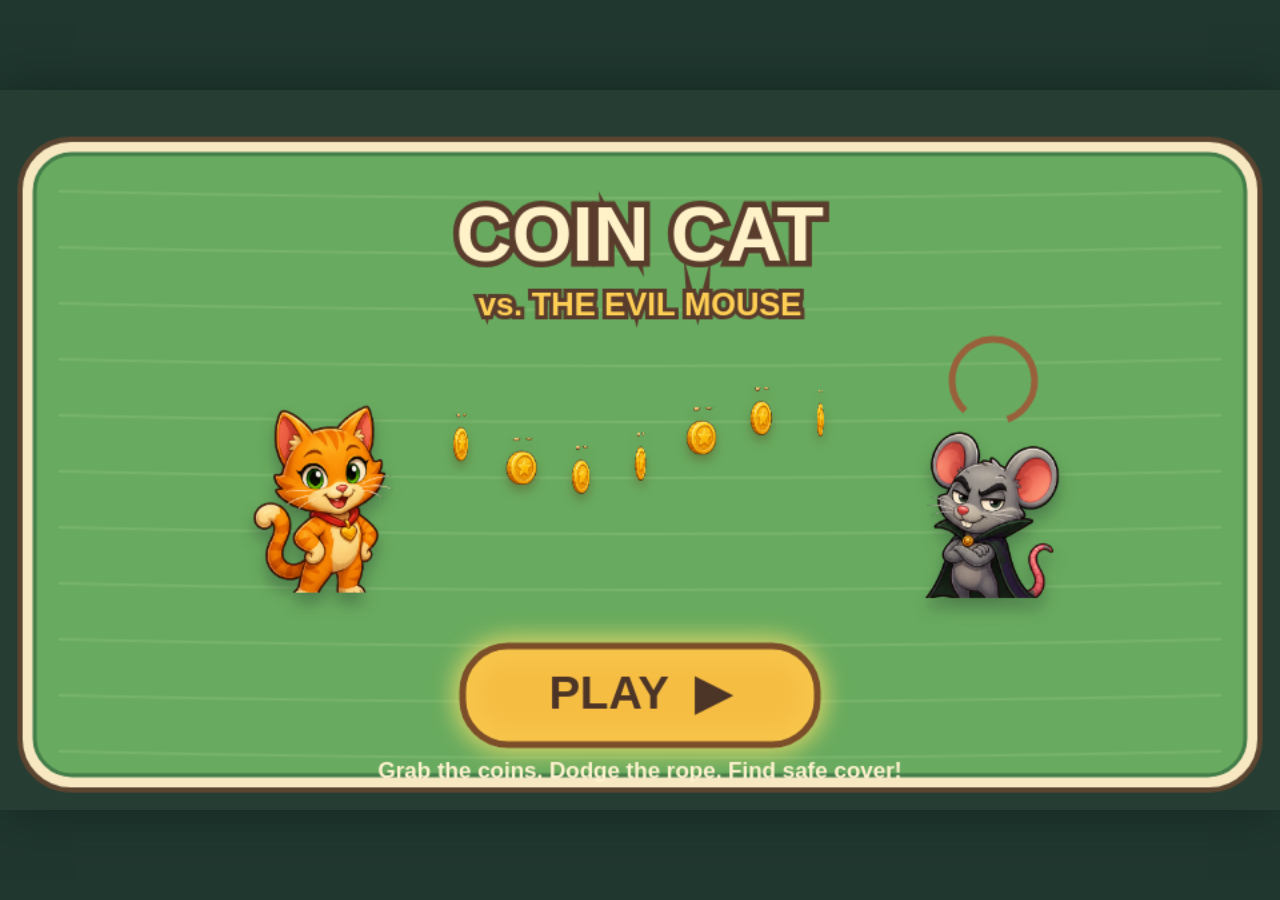
<file: coin-cat-arena.html>
<!doctype html>
<html lang="en">
<head>
  <meta charset="utf-8">
  <meta name="viewport" content="width=device-width,initial-scale=1,maximum-scale=1,user-scalable=no,viewport-fit=cover">
  <meta name="theme-color" content="#5d9f55">
  <title>Coin Cat vs. The Evil Mouse — Arena Mode</title>
  <style>
    * { box-sizing: border-box; }
    html, body { width: 100%; height: 100%; margin: 0; overflow: hidden; background: #20372f; }
    body { display: grid; place-items: center; overscroll-behavior: none; font-family: ui-rounded, "Trebuchet MS", system-ui, sans-serif; }
    canvas {
      display: block;
      width: min(100vw, calc(100vh * 16 / 9));
      height: min(100vh, calc(100vw * 9 / 16));
      background: #6cad60;
      box-shadow: 0 0 48px #10231fcc;
      touch-action: none;
      -webkit-user-select: none;
      user-select: none;
    }
    #leaderboard-panel {
      position: fixed; z-index: 10; left: 50%; top: 50%;
      width: min(440px, calc(100vw - 28px)); max-height: calc(100vh - 24px);
      transform: translate(-50%, -50%) scale(.94); overflow: auto;
      padding: 22px 26px; border: 5px solid #65462f; border-radius: 30px;
      background: #fff0c9; color: #573d2d; text-align: center;
      box-shadow: 0 18px 50px #10231fcc, inset 0 0 0 3px #f6c65c;
      opacity: 0; visibility: hidden; pointer-events: none;
      transition: opacity .2s ease, transform .2s ease;
    }
    #leaderboard-panel.show { opacity: 1; visibility: visible; pointer-events: auto; transform: translate(-50%, -50%) scale(1); }
    #leaderboard-panel h2 { margin: 0 0 3px; font-size: clamp(28px, 6vw, 42px); line-height: 1; }
    #leaderboard-panel .final-score { margin: 8px 0 14px; color: #9a622c; font-size: 23px; font-weight: 900; }
    #leaderboard-form { display: flex; gap: 9px; margin-bottom: 13px; }
    #player-name {
      min-width: 0; flex: 1; padding: 12px 14px; border: 3px solid #79543a; border-radius: 15px;
      background: #fffaf0; color: #4d3528; font: 900 20px ui-rounded, "Trebuchet MS", sans-serif;
      text-transform: uppercase; outline: none;
    }
    #player-name:focus { border-color: #d8912f; box-shadow: 0 0 0 4px #f5c95b55; }
    .score-button {
      min-height: 50px; padding: 10px 17px; border: 3px solid #704a2f; border-radius: 15px;
      background: #f6bd43; color: #4d3528; font: 900 16px ui-rounded, "Trebuchet MS", sans-serif;
      cursor: pointer; touch-action: manipulation;
    }
    .score-button:active { transform: translateY(2px); }
    #score-list { margin: 0 0 14px; padding: 0; list-style: none; counter-reset: rank; }
    #score-list li { display: grid; grid-template-columns: 34px 1fr auto; gap: 8px; padding: 6px 10px; border-radius: 10px; font-size: 18px; font-weight: 800; text-align: left; }
    #score-list li:nth-child(odd) { background: #f2d99d; }
    #score-list li::before { counter-increment: rank; content: counter(rank) "."; color: #9a622c; }
    #score-list .score-value { color: #9a622c; }
    #play-again { width: 100%; display: none; }
    #play-again.show { display: block; }
  </style>
</head>
<body>
  <canvas id="game" width="960" height="540" aria-label="Coin Cat game canvas"></canvas>
  <section id="leaderboard-panel" aria-hidden="true" aria-labelledby="leaderboard-title">
    <h2 id="leaderboard-title">🏆 HIGH SCORES</h2>
    <div class="final-score">YOUR SCORE: <span id="final-score">0</span></div>
    <form id="leaderboard-form" autocomplete="off">
      <input id="player-name" name="playerName" maxlength="10" inputmode="text" placeholder="YOUR NAME" aria-label="Player name" required>
      <button class="score-button" type="submit">SAVE</button>
    </form>
    <ol id="score-list" aria-label="High score leaderboard"></ol>
    <button id="play-again" class="score-button" type="button">PLAY AGAIN ▶</button>
  </section>
  <script>
  'use strict';

  // All moment-to-moment tuning lives here for quick, friendly tweaking.
  const CONFIG = Object.freeze({
    width: 960, height: 540,
    arena: { left: 26, top: 48, right: 934, bottom: 514, radius: 28 },
    catRadius: 23, catSpeed: 180,
    dashMultiplier: 2.2, dashDuration: 0.18, dashCooldown: 1.2,
    coinRadius: 14, startCoins: 10, coinsPerLevel: 2, maxCoins: 24,
    mouseAnchor: { x: 858, y: 448 },
    mousePatrolTop: 302, mousePatrolBottom: 448, mousePatrolSpeed: 54,
    lassoLoopRadius: 24, lassoStartSpeed: 220, lassoLevelScale: 1.08,
    lassoMaxScale: 2, lassoTimeout: 3,
    windupStart: 0.8, windupMinimum: 0.5, windupStep: 0.055,
    firstCastDelay: 1.6, castGap: 1.15,
    reelSpeed: 120, escapeInputs: 8, invulnerability: 1.5,
    stolenCoins: 3, levelCompleteDelay: 2, finalLevel: 6,
    coinScore: 100, escapeScore: 250, levelScore: 500, caughtPenalty: 300,
    joystickRadius: 58, joystickKnobRadius: 24,
    obstacles: [
      { x: 360, y: 112, w: 112, h: 76, kind: 'crate' },
      { x: 530, y: 158, w: 138, h: 62, kind: 'hedge' },
      { x: 448, y: 280, w: 116, h: 68, kind: 'sofa' }
    ]
  });

  const canvas = document.getElementById('game');
  const ctx = canvas.getContext('2d', { alpha: false });
  const leaderboardPanel = document.getElementById('leaderboard-panel');
  const leaderboardForm = document.getElementById('leaderboard-form');
  const playerNameInput = document.getElementById('player-name');
  const finalScoreText = document.getElementById('final-score');
  const scoreList = document.getElementById('score-list');
  const playAgainButton = document.getElementById('play-again');
  const artAtlas = new Image();
  artAtlas.decoding = 'async';
  artAtlas.src = 'assets/coin-cat-sprites-v2.png';
  const atlasReady = () => artAtlas.complete && artAtlas.naturalWidth >= 1024;
  function drawAtlasCell(column, row, x, y, w, h) {
    ctx.drawImage(artAtlas, column * 512, row * 512, 512, 512, x, y, w, h);
  }
  const TAU = Math.PI * 2;
  const clamp = (v, a, b) => Math.max(a, Math.min(b, v));
  const lerp = (a, b, t) => a + (b - a) * t;
  const dist = (a, b) => Math.hypot(a.x - b.x, a.y - b.y);
  const rand = (a, b) => a + Math.random() * (b - a);
  const DPAD = Object.freeze({
    up: { x: 110, y: 350, w: 50, h: 50, dx: 0, dy: -1, glyph: '▲' },
    left: { x: 55, y: 405, w: 50, h: 50, dx: -1, dy: 0, glyph: '◀' },
    right: { x: 165, y: 405, w: 50, h: 50, dx: 1, dy: 0, glyph: '▶' },
    down: { x: 110, y: 460, w: 50, h: 50, dx: 0, dy: 1, glyph: '▼' }
  });

  let state = 'TITLE';
  let paused = false;
  let level = 1;
  let score = 0;
  let scoreSaved = false;
  let memoryScores = [];
  let time = 0;
  let lastTime = performance.now();
  let screenShake = 0;
  let levelTimer = 0;
  let exitOpen = false;
  let muted = false;
  let nextCast = CONFIG.firstCastDelay;
  let collectedOrder = [];
  let particles = [];
  let floaters = [];
  let confetti = [];
  let keys = Object.create(null);

  const cat = {
    x: 100, y: 270, vx: 0, vy: 0, facing: 1,
    dash: 0, cooldown: 0, invulnerable: 0,
    squash: 0, tail: 0, spin: 0, escape: 0,
    tossVx: 0, tossVy: 0
  };
  const mouse = { x: CONFIG.mouseAnchor.x, y: CONFIG.mouseAnchor.y, direction: -1 };
  let coins = [];
  let lassos = [];

  const pointer = {
    id: null, active: false, side: '', startX: 0, startY: 0,
    x: 0, y: 0, joyX: 0, joyY: 0, lastAngle: null, dir: ''
  };

  // ---------- soft synthesized toy audio ----------
  let audio = null;
  let master = null;
  function initAudio() {
    if (!audio) {
      const AC = window.AudioContext || window.webkitAudioContext;
      if (!AC) return;
      audio = new AC();
      master = audio.createGain();
      master.gain.value = muted ? 0 : 0.12;
      master.connect(audio.destination);
    }
    if (audio.state === 'suspended') audio.resume();
  }
  function tone(freq, duration, type = 'sine', volume = 0.35, delay = 0, endFreq = freq) {
    if (!audio || muted) return;
    const t = audio.currentTime + delay;
    const osc = audio.createOscillator();
    const gain = audio.createGain();
    osc.type = type;
    osc.frequency.setValueAtTime(Math.max(20, freq), t);
    osc.frequency.exponentialRampToValueAtTime(Math.max(20, endFreq), t + duration);
    gain.gain.setValueAtTime(0.0001, t);
    gain.gain.exponentialRampToValueAtTime(volume, t + 0.012);
    gain.gain.exponentialRampToValueAtTime(0.0001, t + duration);
    osc.connect(gain); gain.connect(master);
    osc.start(t); osc.stop(t + duration + 0.03);
  }
  const sound = {
    coin(combo) { tone(620 + combo * 22, .08, 'sine', .28); tone(880 + combo * 28, .11, 'triangle', .24, .065); },
    twang() { tone(150, .22, 'triangle', .32, 0, 92); },
    whoosh() { tone(390, .18, 'sine', .18, 0, 125); },
    boing() { tone(170, .24, 'square', .22, 0, 360); },
    tick() { tone(780, .035, 'square', .12); },
    pop() { tone(260, .1, 'triangle', .32, 0, 840); },
    laugh() { [420, 330, 250].forEach((f, i) => tone(f, .13, 'square', .18, i * .12, f * .82)); },
    door() { tone(520, .1, 'sine', .25); tone(760, .16, 'triangle', .25, .08); },
    victory() { [523, 659, 784, 1047].forEach((f, i) => tone(f, .2, 'triangle', .28, i * .11)); },
    dash() { tone(520, .12, 'sine', .16, 0, 180); }
  };

  function roundRect(c, x, y, w, h, r) {
    r = Math.min(r, w / 2, h / 2);
    c.beginPath(); c.roundRect(x, y, w, h, r);
  }
  function circle(c, x, y, r) { c.beginPath(); c.arc(x, y, r, 0, TAU); }
  function outline(fill, stroke = '#59462f', width = 3) {
    ctx.fillStyle = fill; ctx.fill(); ctx.lineWidth = width; ctx.strokeStyle = stroke; ctx.stroke();
  }
  function pointFromEvent(e) {
    const r = canvas.getBoundingClientRect();
    return { x: (e.clientX - r.left) * CONFIG.width / r.width, y: (e.clientY - r.top) * CONFIG.height / r.height };
  }

  // ---------- persistent local leaderboard ----------
  const SCORE_STORAGE_KEY = 'coin-cat-arena-high-scores-v1';
  function loadHighScores() {
    try {
      const saved = JSON.parse(localStorage.getItem(SCORE_STORAGE_KEY) || '[]');
      if (Array.isArray(saved)) return saved.filter(v => v && typeof v.name === 'string' && Number.isFinite(v.score));
    } catch (_) { /* Some file:// browsers disable storage; session fallback below. */ }
    return memoryScores.slice();
  }
  function writeHighScores(entries) {
    memoryScores = entries.slice();
    try { localStorage.setItem(SCORE_STORAGE_KEY, JSON.stringify(entries)); } catch (_) { /* Session scores still work. */ }
  }
  function renderHighScores() {
    const entries = loadHighScores().sort((a, b) => b.score - a.score).slice(0, 8);
    scoreList.replaceChildren();
    if (!entries.length) {
      const item = document.createElement('li');
      const name = document.createElement('span'); name.textContent = 'BE THE FIRST!';
      const value = document.createElement('span'); value.className = 'score-value'; value.textContent = '—';
      item.append(name, value); scoreList.append(item); return;
    }
    for (const entry of entries) {
      const item = document.createElement('li');
      const name = document.createElement('span'); name.textContent = entry.name;
      const value = document.createElement('span'); value.className = 'score-value'; value.textContent = entry.score.toLocaleString();
      item.append(name, value); scoreList.append(item);
    }
  }
  function hideLeaderboard() {
    leaderboardPanel.classList.remove('show'); leaderboardPanel.setAttribute('aria-hidden', 'true');
  }
  function showLeaderboard() {
    state = 'LEADERBOARD'; paused = false; lassos = [];
    scoreSaved = false; finalScoreText.textContent = score.toLocaleString();
    playerNameInput.value = ''; playerNameInput.disabled = false;
    leaderboardForm.querySelector('button').disabled = false;
    leaderboardForm.style.display = 'flex'; playAgainButton.classList.remove('show');
    renderHighScores();
    leaderboardPanel.classList.add('show'); leaderboardPanel.setAttribute('aria-hidden', 'false');
  }
  function saveCurrentScore() {
    if (scoreSaved) return;
    const name = playerNameInput.value.trim().replace(/[^a-z0-9 _-]/gi, '').slice(0, 10).toUpperCase() || 'COIN CAT';
    const entries = loadHighScores();
    entries.push({ name, score, date: Date.now() });
    entries.sort((a, b) => b.score - a.score); writeHighScores(entries.slice(0, 8));
    scoreSaved = true; playerNameInput.value = name; playerNameInput.disabled = true;
    leaderboardForm.querySelector('button').disabled = true;
    renderHighScores(); playAgainButton.classList.add('show');
  }

  // ---------- level setup ----------
  function makeCoins() {
    const count = Math.min(CONFIG.maxCoins, CONFIG.startCoins + (level - 1) * CONFIG.coinsPerLevel);
    const seed = rand(-18, 18);
    const made = [];
    for (let i = 0; i < count; i++) {
      const t = i / Math.max(1, count - 1);
      let x = lerp(170, 760, t) + Math.sin(t * Math.PI * 3 + seed) * 14;
      let y = 132 + 265 * t + Math.sin(t * Math.PI * 1.35) * 82 + seed * (t - .5);
      for (const o of CONFIG.obstacles) {
        if (x > o.x - 25 && x < o.x + o.w + 25 && y > o.y - 25 && y < o.y + o.h + 25) y = o.y + o.h + 35;
      }
      made.push({ id: i, x, y: clamp(y, 86, 458), active: true, bob: rand(0, TAU), spin: rand(0, TAU) });
    }
    coins = made;
    collectedOrder = [];
  }
  function startLevel(nextLevel = level) {
    level = nextLevel;
    state = 'PLAYING'; paused = false; exitOpen = false; levelTimer = 0;
    cat.x = 100; cat.y = 270; cat.vx = cat.vy = 0; cat.tossVx = cat.tossVy = 0;
    mouse.x = CONFIG.mouseAnchor.x; mouse.y = CONFIG.mouseAnchor.y; mouse.direction = -1;
    cat.dash = cat.cooldown = cat.invulnerable = cat.squash = cat.spin = cat.escape = 0;
    lassos = []; particles = []; floaters = []; confetti = [];
    nextCast = CONFIG.firstCastDelay;
    makeCoins();
  }
  function startGame() {
    score = 0; scoreSaved = false; hideLeaderboard();
    level = 1; startLevel(1);
  }

  function remainingCoins() { return coins.reduce((n, c) => n + (c.active ? 1 : 0), 0); }

  // ---------- collisions ----------
  function circleRect(cx, cy, radius, r) {
    const px = clamp(cx, r.x, r.x + r.w), py = clamp(cy, r.y, r.y + r.h);
    const dx = cx - px, dy = cy - py;
    return dx * dx + dy * dy < radius * radius;
  }
  function resolveCatObstacle(o) {
    if (!circleRect(cat.x, cat.y, CONFIG.catRadius, o)) return;
    const left = Math.abs(cat.x - (o.x - CONFIG.catRadius));
    const right = Math.abs(cat.x - (o.x + o.w + CONFIG.catRadius));
    const top = Math.abs(cat.y - (o.y - CONFIG.catRadius));
    const bottom = Math.abs(cat.y - (o.y + o.h + CONFIG.catRadius));
    const m = Math.min(left, right, top, bottom);
    if (m === left) cat.x = o.x - CONFIG.catRadius;
    else if (m === right) cat.x = o.x + o.w + CONFIG.catRadius;
    else if (m === top) cat.y = o.y - CONFIG.catRadius;
    else cat.y = o.y + o.h + CONFIG.catRadius;
    cat.squash = .12;
  }
  function segmentIntersectsRect(a, b, r) {
    // Slab test for segment versus expanded obstacle box.
    let t0 = 0, t1 = 1;
    const dx = b.x - a.x, dy = b.y - a.y;
    const sides = [
      [-dx, a.x - r.x], [dx, r.x + r.w - a.x],
      [-dy, a.y - r.y], [dy, r.y + r.h - a.y]
    ];
    for (const [p, q] of sides) {
      if (p === 0) { if (q < 0) return false; }
      else {
        const z = q / p;
        if (p < 0) { if (z > t1) return false; if (z > t0) t0 = z; }
        else { if (z < t0) return false; if (z < t1) t1 = z; }
      }
    }
    return true;
  }

  // ---------- lasso system ----------
  function aimedAngle() { return Math.atan2(cat.y - mouse.y, cat.x - mouse.x); }
  function spawnLasso(slot = 0) {
    // Every cast snapshots the cat's position. The player can still dodge during
    // the telegraph, while the small alternating sweep keeps angles varied.
    const angle = aimedAngle();
    const sweepDirection = (Math.floor(time * 2) + slot) % 2 ? -1 : 1;
    const angular = sweepDirection * Math.min(.24, .075 + level * .015);
    const wind = Math.max(CONFIG.windupMinimum, CONFIG.windupStart - (level - 1) * CONFIG.windupStep);
    lassos.push({
      slot, phase: 'windup', timer: 0, wind, angle, angular,
      targetX: cat.x, targetY: cat.y, aimOffset: rand(-.025, .025),
      radius: 34, maxRadius: 980, speedScale: slot ? .72 : 1,
      x: mouse.x, y: mouse.y,
      alpha: 1, blocked: false, snared: false, twanged: false
    });
    sound.twang();
  }
  function fizzle(l, x = l.x, y = l.y) {
    l.phase = 'retract'; l.blocked = true; l.timer = 0;
    puff(x, y, '#fff1bc', 9); sound.boing();
    floaters.push({ x, y: y - 10, text: 'BOING!', color: '#8b5733', life: .75, size: 22 });
  }
  function snag(l) {
    if (cat.invulnerable > 0 || state !== 'PLAYING') return;
    state = 'SNARED'; l.snared = true; l.phase = 'snared';
    cat.escape = 0; cat.spin = 0; screenShake = .18;
    sound.boing();
    floaters.push({ x: cat.x, y: cat.y - 42, text: '!', color: '#e2473f', life: .8, size: 38 });
  }
  function mashEscape() {
    if (state !== 'SNARED' || paused) return;
    cat.escape = Math.min(CONFIG.escapeInputs, cat.escape + 1);
    sound.tick(); cat.squash = .1;
    puff(cat.x + rand(-12, 12), cat.y + rand(-12, 12), '#fff7d4', 2);
    if (cat.escape >= CONFIG.escapeInputs) escapeSnare();
  }
  function escapeSnare() {
    const l = lassos.find(v => v.snared);
    if (l) { l.snared = false; l.phase = 'retract'; l.timer = 0; }
    state = 'PLAYING'; score += CONFIG.escapeScore;
    cat.invulnerable = CONFIG.invulnerability; cat.squash = .28;
    cat.vx = -140; cat.vy = -90; sound.pop();
    puff(cat.x, cat.y, '#fff7d4', 18);
    floaters.push({ x: cat.x, y: cat.y - 45, text: 'POP!', color: '#4d9a57', life: .9, size: 28 });
    nextCast = Math.max(nextCast, .8);
  }
  function loseCoins() {
    const l = lassos.find(v => v.snared);
    if (l) { l.snared = false; l.phase = 'retract'; l.timer = 0; }
    const restore = collectedOrder.splice(Math.max(0, collectedOrder.length - CONFIG.stolenCoins));
    restore.forEach((id, i) => {
      const coin = coins.find(c => c.id === id);
      if (coin) {
        coin.active = true;
        particles.push({ x: mouse.x, y: mouse.y, vx: (coin.x - mouse.x) * .8, vy: (coin.y - mouse.y) * .8 - 100, life: .8, max: .8, color: '#ffd548', size: 10, coinFly: true });
      }
    });
    score = Math.max(0, score - CONFIG.caughtPenalty);
    exitOpen = false; state = 'PLAYING'; sound.laugh();
    floaters.push({ x: 830, y: 365, text: 'HA HA!', color: '#60334a', life: 1.1, size: 27 });
    cat.x = 620; cat.y = 345; cat.vx = -240; cat.vy = -145;
    cat.invulnerable = CONFIG.invulnerability; cat.squash = .3;
    nextCast = 1.5;
  }
  function updateLassos(dt) {
    if (state === 'PLAYING') {
      nextCast -= dt;
      const maxActive = level >= 6 ? 2 : 1;
      if (nextCast <= 0 && lassos.length < maxActive) {
        spawnLasso(lassos.some(l => l.slot === 0) ? 1 : 0);
        nextCast = level >= 6 && lassos.length === 1 ? .75 : CONFIG.castGap + rand(.2, .65);
      }
    }
    for (const l of lassos) {
      l.timer += dt;
      if (l.phase === 'windup') {
        // Keep the dashed preview joined to the patrolling mouse, but retain the
        // cat position captured at the beginning of the wind-up.
        l.angle = Math.atan2(l.targetY - mouse.y, l.targetX - mouse.x) + l.aimOffset;
        if (l.timer >= l.wind) {
          l.phase = 'cast'; l.timer = 0; l.radius = 34; sound.whoosh();
          l.x = mouse.x + Math.cos(l.angle) * l.radius;
          l.y = mouse.y + Math.sin(l.angle) * l.radius;
        }
      } else if (l.phase === 'cast') {
        const speed = CONFIG.lassoStartSpeed * Math.min(CONFIG.lassoMaxScale, Math.pow(CONFIG.lassoLevelScale, level - 1)) * l.speedScale;
        l.radius += speed * dt;
        l.angle += l.angular * dt;
        l.x = mouse.x + Math.cos(l.angle) * l.radius;
        l.y = mouse.y + Math.sin(l.angle) * l.radius;
        const endpoint = { x: l.x, y: l.y };
        const blocker = CONFIG.obstacles.find(o => segmentIntersectsRect(mouse, endpoint, o));
        if (blocker) {
          const steps = 28;
          for (let i = 1; i <= steps; i++) {
            const p = { x: lerp(mouse.x, l.x, i / steps), y: lerp(mouse.y, l.y, i / steps) };
            if (circleRect(p.x, p.y, 3, blocker)) { fizzle(l, p.x, p.y); break; }
          }
        }
        if (l.phase === 'cast' && Math.hypot(l.x - cat.x, l.y - cat.y) < CONFIG.lassoLoopRadius + CONFIG.catRadius * .72) snag(l);
        const a = CONFIG.arena;
        if (l.phase === 'cast' && (l.timer > CONFIG.lassoTimeout || l.x < a.left || l.x > a.right || l.y < a.top || l.y > a.bottom)) {
          l.phase = 'retract'; l.timer = 0;
        }
      } else if (l.phase === 'retract') {
        l.radius = Math.max(0, l.radius - 650 * dt);
        l.x = mouse.x + Math.cos(l.angle) * l.radius;
        l.y = mouse.y + Math.sin(l.angle) * l.radius;
        l.alpha = clamp(l.radius / 60, 0, 1);
      } else if (l.phase === 'snared') {
        l.x = cat.x; l.y = cat.y; l.radius = dist(mouse, cat);
      }
    }
    lassos = lassos.filter(l => !(l.phase === 'retract' && l.radius <= 4));
  }

  // ---------- movement and game update ----------
  function triggerDash() {
    if (state === 'SNARED') { mashEscape(); return; }
    if (state !== 'PLAYING' || paused || cat.cooldown > 0) return;
    cat.dash = CONFIG.dashDuration; cat.cooldown = CONFIG.dashCooldown; cat.squash = -.18;
    sound.dash(); puff(cat.x - cat.facing * 18, cat.y + 12, '#d7efc0', 6);
  }
  function movementVector() {
    let x = 0, y = 0;
    if (keys.ArrowLeft || keys.KeyA) x--;
    if (keys.ArrowRight || keys.KeyD) x++;
    if (keys.ArrowUp || keys.KeyW) y--;
    if (keys.ArrowDown || keys.KeyS) y++;
    if (pointer.active && (pointer.side === 'left' || pointer.side === 'dpad')) { x += pointer.joyX; y += pointer.joyY; }
    const length = Math.hypot(x, y);
    return length > 1 ? { x: x / length, y: y / length } : { x, y };
  }
  function updateCat(dt) {
    cat.cooldown = Math.max(0, cat.cooldown - dt);
    cat.invulnerable = Math.max(0, cat.invulnerable - dt);
    cat.squash += (0 - cat.squash) * Math.min(1, dt * 10);
    cat.tail += dt * 5;
    if (state === 'SNARED') {
      const dx = mouse.x - cat.x, dy = mouse.y - cat.y;
      const d = Math.max(1, Math.hypot(dx, dy));
      cat.x += dx / d * CONFIG.reelSpeed * dt;
      cat.y += dy / d * CONFIG.reelSpeed * dt;
      cat.spin += dt * 9;
      if (d < 72) loseCoins();
      return;
    }
    if (state !== 'PLAYING') return;
    const m = movementVector();
    const dashFactor = cat.dash > 0 ? CONFIG.dashMultiplier : 1;
    cat.dash = Math.max(0, cat.dash - dt);
    const targetVx = m.x * CONFIG.catSpeed * dashFactor;
    const targetVy = m.y * CONFIG.catSpeed * dashFactor;
    cat.vx += (targetVx - cat.vx) * Math.min(1, dt * 14);
    cat.vy += (targetVy - cat.vy) * Math.min(1, dt * 14);
    if (Math.abs(m.x) > .08) cat.facing = Math.sign(m.x);
    cat.x += cat.vx * dt; cat.y += cat.vy * dt;
    const a = CONFIG.arena, r = CONFIG.catRadius;
    cat.x = clamp(cat.x, a.left + r, a.right - r);
    cat.y = clamp(cat.y, a.top + r, a.bottom - r);
    CONFIG.obstacles.forEach(resolveCatObstacle);
    for (const coin of coins) {
      if (coin.active && Math.hypot(cat.x - coin.x, cat.y - coin.y) < r + CONFIG.coinRadius + 2) collectCoin(coin);
    }
    if (exitOpen && cat.x < 78 && Math.abs(cat.y - 275) < 62) completeLevel();
  }
  function collectCoin(coin) {
    coin.active = false; collectedOrder.push(coin.id); score += CONFIG.coinScore;
    sound.coin(collectedOrder.length % 8); cat.squash = .13;
    puff(coin.x, coin.y, '#ffd449', 12);
    floaters.push({ x: coin.x, y: coin.y - 14, text: '+1', color: '#fff7c2', life: .75, size: 22 });
    if (remainingCoins() === 0) {
      exitOpen = true; sound.door();
      puff(55, 275, '#fff4a8', 22);
      floaters.push({ x: 87, y: 193, text: '✨', color: '#fff9bb', life: 1.2, size: 32 });
    }
  }
  function completeLevel() {
    if (state !== 'PLAYING') return;
    score += CONFIG.levelScore * level;
    state = 'LEVEL_COMPLETE'; levelTimer = CONFIG.levelCompleteDelay; lassos = [];
    sound.victory();
    for (let i = 0; i < 70; i++) confetti.push({ x: 480, y: 210, vx: rand(-260, 260), vy: rand(-330, -80), spin: rand(-8, 8), a: rand(0, TAU), life: rand(1.3, 2.3), color: ['#ffd449','#ff7657','#7bd3ff','#fff3b0','#a76de8'][i % 5] });
  }
  function puff(x, y, color, amount) {
    for (let i = 0; i < amount; i++) {
      const a = rand(0, TAU), speed = rand(30, 135);
      particles.push({ x, y, vx: Math.cos(a) * speed, vy: Math.sin(a) * speed - 15, life: rand(.3, .7), max: .7, color, size: rand(3, 8) });
    }
  }
  function updateEffects(dt) {
    particles.forEach(p => { p.x += p.vx * dt; p.y += p.vy * dt; p.vy += 150 * dt; p.life -= dt; });
    particles = particles.filter(p => p.life > 0);
    floaters.forEach(f => { f.y -= 38 * dt; f.life -= dt; });
    floaters = floaters.filter(f => f.life > 0);
    confetti.forEach(c => { c.x += c.vx * dt; c.y += c.vy * dt; c.vy += 520 * dt; c.a += c.spin * dt; c.life -= dt; });
    confetti = confetti.filter(c => c.life > 0);
  }
  function updateMouse(dt) {
    const speed = CONFIG.mousePatrolSpeed * Math.min(1.55, 1 + (level - 1) * .045);
    mouse.y += mouse.direction * speed * dt;
    if (mouse.y <= CONFIG.mousePatrolTop) { mouse.y = CONFIG.mousePatrolTop; mouse.direction = 1; }
    if (mouse.y >= CONFIG.mousePatrolBottom) { mouse.y = CONFIG.mousePatrolBottom; mouse.direction = -1; }
  }
  function update(dt) {
    time += dt; screenShake = Math.max(0, screenShake - dt);
    if (paused) return;
    if (state === 'PLAYING' || state === 'SNARED') {
      updateMouse(dt); updateCat(dt); updateLassos(dt);
    } else if (state === 'LEVEL_COMPLETE') {
      levelTimer -= dt;
      if (levelTimer <= 0) {
        if (level >= CONFIG.finalLevel) showLeaderboard();
        else startLevel(level + 1);
      }
    }
    updateEffects(dt);
  }

  // ---------- rendering ----------
  function drawArena() {
    ctx.fillStyle = '#263d34'; ctx.fillRect(0, 0, 960, 540);
    roundRect(ctx, 15, 37, 930, 488, 38); outline('#f7e8c2', '#5b4430', 4);
    roundRect(ctx, 26, 48, 908, 466, 28); outline('#68aa5f', '#437d49', 3);
    ctx.save(); ctx.globalAlpha = .13; ctx.strokeStyle = '#d8f0b5'; ctx.lineWidth = 2;
    for (let y = 76; y < 500; y += 42) { ctx.beginPath(); ctx.moveTo(44, y); ctx.quadraticCurveTo(480, y + 10, 916, y); ctx.stroke(); }
    ctx.restore();
  }
  function drawDoor() {
    if (!exitOpen) return;
    ctx.save();
    const glow = .5 + Math.sin(time * 6) * .2;
    ctx.shadowColor = '#fff49a'; ctx.shadowBlur = 18 + glow * 12;
    roundRect(ctx, 28, 218, 44, 114, 16); outline('#7d4b91', '#49325b', 4);
    roundRect(ctx, 36, 228, 31, 96, 12); outline('#f4c95d', '#9a672e', 3);
    circle(ctx, 58, 278, 4); outline('#fff7c2', '#996b2f', 2);
    ctx.restore();
  }
  function drawObstacles() {
    for (const o of CONFIG.obstacles) {
      ctx.save(); ctx.shadowColor = '#2b573b66'; ctx.shadowBlur = 8; ctx.shadowOffsetY = 6;
      if (atlasReady()) {
        if (o.kind === 'crate') drawAtlasCell(1, 1, o.x - 10, o.y - 12, o.w + 20, o.h + 24);
        else if (o.kind === 'hedge') drawAtlasCell(0, 2, o.x - 13, o.y - 20, o.w + 26, o.h + 32);
        else drawAtlasCell(1, 2, o.x - 13, o.y - 21, o.w + 26, o.h + 34);
        ctx.restore();
        continue;
      }
      if (o.kind === 'crate') {
        roundRect(ctx, o.x, o.y, o.w, o.h, 13); outline('#c98346', '#754727', 4);
        ctx.shadowColor = 'transparent'; ctx.strokeStyle = '#8f572f'; ctx.lineWidth = 7;
        ctx.beginPath(); ctx.moveTo(o.x + 14, o.y + 12); ctx.lineTo(o.x + o.w - 14, o.y + o.h - 12); ctx.moveTo(o.x + o.w - 14, o.y + 12); ctx.lineTo(o.x + 14, o.y + o.h - 12); ctx.stroke();
      } else if (o.kind === 'hedge') {
        roundRect(ctx, o.x, o.y + 11, o.w, o.h - 11, 22); outline('#3f8c57', '#2d633f', 4);
        for (let i = 0; i < 5; i++) { circle(ctx, o.x + 18 + i * 25, o.y + 15 + Math.sin(i) * 4, 20); outline(i % 2 ? '#58a866' : '#63b66a', '#2f7046', 3); }
      } else {
        roundRect(ctx, o.x, o.y, o.w, o.h, 18); outline('#8b69a9', '#543e6f', 4);
        roundRect(ctx, o.x + 8, o.y + 10, o.w - 16, o.h - 22, 14); outline('#b58aca', '#654c7b', 3);
        ctx.shadowColor = 'transparent'; ctx.fillStyle = '#e9c968'; ctx.fillRect(o.x + 12, o.y + o.h - 9, 9, 13); ctx.fillRect(o.x + o.w - 21, o.y + o.h - 9, 9, 13);
      }
      ctx.restore();
    }
  }
  function drawCoin(c) {
    const bob = Math.sin(time * 3.2 + c.bob) * 4;
    const flip = Math.max(.16, Math.abs(Math.cos(time * 4.5 + c.spin)));
    ctx.save(); ctx.translate(c.x, c.y + bob); ctx.scale(flip, 1);
    if (atlasReady()) {
      ctx.shadowColor = '#5b4a1e66'; ctx.shadowBlur = 7; ctx.shadowOffsetY = 5;
      drawAtlasCell(0, 1, -21, -21, 42, 42);
      ctx.restore();
      return;
    }
    ctx.shadowColor = '#5b4a1e66'; ctx.shadowBlur = 7; ctx.shadowOffsetY = 5;
    circle(ctx, 0, 0, CONFIG.coinRadius); outline('#ffd543', '#9a691f', 3 / flip);
    ctx.shadowColor = 'transparent'; ctx.strokeStyle = '#fff09b'; ctx.lineWidth = 3 / flip;
    ctx.beginPath(); ctx.arc(-2, -2, 8, -2.5, -.7); ctx.stroke();
    ctx.fillStyle = '#e7a925'; ctx.font = `bold ${16 / flip}px ui-rounded, sans-serif`; ctx.textAlign = 'center'; ctx.textBaseline = 'middle'; ctx.fillText('C', 0, 1);
    ctx.restore();
  }
  function drawCat(x = cat.x, y = cat.y, scale = 1, titlePose = false) {
    ctx.save(); ctx.translate(x, y); ctx.rotate(state === 'SNARED' ? cat.spin : 0);
    const bounce = titlePose ? Math.sin(time * 3) * 5 : 0;
    ctx.translate(0, bounce);
    const movingStretch = cat.dash > 0 ? .22 : 0;
    ctx.scale((1 + movingStretch) * scale, (1 - movingStretch + cat.squash) * scale);
    if (cat.invulnerable > 0 && Math.floor(time * 12) % 2 === 0) ctx.globalAlpha = .45;
    if (atlasReady()) {
      ctx.scale(cat.facing, 1);
      ctx.shadowColor = '#273d2d66'; ctx.shadowBlur = titlePose ? 12 : 6; ctx.shadowOffsetY = titlePose ? 8 : 4;
      drawAtlasCell(0, 0, -45, -54, 90, 90);
      ctx.restore();
      return;
    }
    // tail
    ctx.strokeStyle = '#914b24'; ctx.lineWidth = 11; ctx.lineCap = 'round';
    ctx.beginPath(); ctx.moveTo(-18 * cat.facing, 8); ctx.quadraticCurveTo(-42 * cat.facing, -4 + Math.sin(cat.tail) * 8, -34 * cat.facing, -28 + Math.sin(cat.tail) * 5); ctx.stroke();
    // body and head
    circle(ctx, 0, 8, 22); outline('#ef863f', '#793c25', 3);
    ctx.beginPath(); ctx.moveTo(-18, -10); ctx.lineTo(-15, -35); ctx.lineTo(-2, -18); ctx.closePath(); outline('#ef863f', '#793c25', 3);
    ctx.beginPath(); ctx.moveTo(18, -10); ctx.lineTo(15, -35); ctx.lineTo(2, -18); ctx.closePath(); outline('#ef863f', '#793c25', 3);
    circle(ctx, 0, -9, 24); outline('#f2934d', '#793c25', 3);
    // eyes
    for (const ex of [-8, 8]) { circle(ctx, ex, -13, 6.5); outline('#fffdf1', '#563522', 2); circle(ctx, ex + cat.facing * 1.5, -12, 2.5); ctx.fillStyle = '#263329'; ctx.fill(); }
    ctx.fillStyle = '#8c3d3e'; ctx.beginPath(); ctx.moveTo(-4, -3); ctx.lineTo(4, -3); ctx.lineTo(0, 2); ctx.closePath(); ctx.fill();
    ctx.strokeStyle = '#563522'; ctx.lineWidth = 2; ctx.beginPath(); ctx.moveTo(0, 2); ctx.quadraticCurveTo(-3, 7, -8, 5); ctx.moveTo(0, 2); ctx.quadraticCurveTo(3, 7, 8, 5); ctx.stroke();
    for (const sy of [-1, 5]) { ctx.beginPath(); ctx.moveTo(-10, sy); ctx.lineTo(-30, sy - 3); ctx.moveTo(10, sy); ctx.lineTo(30, sy - 3); ctx.stroke(); }
    // feet
    circle(ctx, -12, 25, 8); outline('#ffd0a0', '#793c25', 2); circle(ctx, 12, 25, 8); outline('#ffd0a0', '#793c25', 2);
    ctx.restore();
  }
  function drawMouse(titlePose = false) {
    const x = titlePose ? 745 : mouse.x, y = titlePose ? 313 : mouse.y;
    const hop = Math.sin(time * (titlePose ? 4 : 2.8)) * (titlePose ? 4 : 2);
    ctx.save(); ctx.translate(x, y + hop);
    if (!titlePose) {
      // throne/platform
      roundRect(ctx, -49, 26, 98, 30, 12); outline('#bd5d61', '#683b48', 3);
      roundRect(ctx, -37, -10, 74, 48, 14); outline('#dd7b72', '#683b48', 3);
    }
    if (atlasReady()) {
      const spriteSize = titlePose ? 164 : 100;
      ctx.shadowColor = '#273d2d66'; ctx.shadowBlur = titlePose ? 12 : 6; ctx.shadowOffsetY = titlePose ? 8 : 4;
      drawAtlasCell(1, 0, -spriteSize / 2, -spriteSize * .56, spriteSize, spriteSize);
      if (titlePose) {
        ctx.shadowColor = 'transparent'; ctx.strokeStyle = '#98613b'; ctx.lineWidth = 5;
        ctx.beginPath(); ctx.arc(0, -91, 31, time * 2, time * 2 + Math.PI * 1.65); ctx.stroke();
      }
      ctx.restore();
      return;
    }
    // cape
    ctx.beginPath(); ctx.moveTo(-12, 0); ctx.quadraticCurveTo(-32, 28, -25, 38); ctx.lineTo(0, 27); ctx.closePath(); outline('#733b70', '#43283f', 3);
    circle(ctx, 0, 9, 17); outline('#92959c', '#454851', 3);
    circle(ctx, -15, -12, 13); outline('#aaaab0', '#454851', 3); circle(ctx, 15, -12, 13); outline('#aaaab0', '#454851', 3);
    circle(ctx, 0, -4, 18); outline('#a8abb0', '#454851', 3);
    // smug eyelids and pupils
    ctx.fillStyle = '#fffbea'; circle(ctx, -7, -6, 5); ctx.fill(); circle(ctx, 7, -6, 5); ctx.fill();
    ctx.fillStyle = '#37363b'; circle(ctx, -6, -5, 2); ctx.fill(); circle(ctx, 8, -5, 2); ctx.fill();
    ctx.strokeStyle = '#4b4650'; ctx.lineWidth = 3; ctx.beginPath(); ctx.moveTo(-12, -10); ctx.lineTo(-2, -8); ctx.moveTo(3, -8); ctx.lineTo(13, -11); ctx.stroke();
    circle(ctx, 0, 2, 4); ctx.fillStyle = '#df6b75'; ctx.fill();
    ctx.beginPath(); ctx.moveTo(-2, 7); ctx.quadraticCurveTo(8, 13, 13, 5); ctx.stroke();
    if (titlePose) {
      ctx.strokeStyle = '#98613b'; ctx.lineWidth = 5; ctx.beginPath(); ctx.arc(0, -58, 28, time * 2, time * 2 + Math.PI * 1.65); ctx.stroke();
    }
    ctx.restore();
  }
  function ropePath(l, dashed = false) {
    const a = mouse;
    const dx = l.x - a.x, dy = l.y - a.y;
    const mx = (a.x + l.x) / 2, my = (a.y + l.y) / 2 + Math.min(18, Math.hypot(dx, dy) * .025);
    ctx.save(); ctx.globalAlpha = l.alpha * (dashed ? .5 : 1); ctx.strokeStyle = '#8c5a35'; ctx.lineWidth = dashed ? 3 : 5; ctx.lineCap = 'round';
    if (dashed) ctx.setLineDash([12, 10]);
    ctx.beginPath(); ctx.moveTo(a.x, a.y); ctx.quadraticCurveTo(mx, my, l.x, l.y); ctx.stroke(); ctx.restore();
  }
  function drawLassos() {
    for (const l of lassos) {
      if (l.phase === 'windup') {
        const length = 920;
        l.x = mouse.x + Math.cos(l.angle) * length;
        l.y = mouse.y + Math.sin(l.angle) * length;
        ropePath(l, true);
        ctx.save(); ctx.globalAlpha = .35 + .25 * Math.sin(time * 12); ctx.strokeStyle = '#a66d42'; ctx.lineWidth = 4; circle(ctx, l.x, l.y, CONFIG.lassoLoopRadius); ctx.stroke(); ctx.restore();
      } else {
        ropePath(l, false);
        if (l.radius > 10) {
          ctx.save(); ctx.globalAlpha = l.alpha; ctx.strokeStyle = '#8c5a35'; ctx.lineWidth = 7; circle(ctx, l.x, l.y, CONFIG.lassoLoopRadius); ctx.stroke();
          circle(ctx, l.x + 14, l.y + 18, 5); ctx.fillStyle = '#8c5a35'; ctx.fill(); ctx.restore();
        }
      }
    }
  }
  function drawEffects() {
    for (const p of particles) {
      ctx.save(); ctx.globalAlpha = clamp(p.life / p.max, 0, 1); ctx.fillStyle = p.color;
      if (p.coinFly) { circle(ctx, p.x, p.y, p.size); ctx.fill(); }
      else { ctx.translate(p.x, p.y); ctx.rotate(p.x); roundRect(ctx, -p.size / 2, -p.size / 2, p.size, p.size, 2); ctx.fill(); }
      ctx.restore();
    }
    for (const f of floaters) {
      ctx.save(); ctx.globalAlpha = clamp(f.life * 1.7, 0, 1); ctx.font = `900 ${f.size}px ui-rounded, sans-serif`; ctx.textAlign = 'center'; ctx.lineWidth = 5; ctx.strokeStyle = '#4c3b2d'; ctx.strokeText(f.text, f.x, f.y); ctx.fillStyle = f.color; ctx.fillText(f.text, f.x, f.y); ctx.restore();
    }
    for (const c of confetti) { ctx.save(); ctx.translate(c.x, c.y); ctx.rotate(c.a); ctx.globalAlpha = clamp(c.life, 0, 1); ctx.fillStyle = c.color; ctx.fillRect(-5, -3, 10, 6); ctx.restore(); }
  }
  function drawHUD() {
    ctx.save();
    roundRect(ctx, 39, 59, 155, 48, 22); outline('#fff1c9dd', '#6d5038', 3);
    circle(ctx, 69, 83, 15); outline('#ffd543', '#9a691f', 3);
    ctx.fillStyle = '#573d2d'; ctx.font = '900 25px ui-rounded, sans-serif'; ctx.textAlign = 'left'; ctx.textBaseline = 'middle';
    ctx.fillText(`${collectedOrder.length} / ${coins.length}`, 95, 84);
    roundRect(ctx, 215, 59, 184, 48, 22); outline('#fff1c9dd', '#6d5038', 3);
    ctx.fillStyle = '#573d2d'; ctx.font = '900 21px ui-rounded, sans-serif'; ctx.textAlign = 'center';
    ctx.fillText(`SCORE ${score.toLocaleString()}`, 307, 84);
    roundRect(ctx, 782, 59, 118, 48, 22); outline('#fff1c9dd', '#6d5038', 3);
    ctx.font = '900 25px ui-rounded, sans-serif';
    ctx.textAlign = 'center'; ctx.fillText(`LEVEL ${level}`, 841, 84);
    // pause target
    roundRect(ctx, 448, 57, 64, 44, 20); outline('#fff1c9bb', '#6d5038', 3);
    ctx.fillStyle = '#634833'; ctx.fillRect(470, 69, 7, 20); ctx.fillRect(485, 69, 7, 20);
    // mute
    roundRect(ctx, 902, 58, 38, 38, 17); outline('#fff1c9bb', '#6d5038', 2);
    ctx.font = '21px sans-serif'; ctx.fillStyle = '#573d2d'; ctx.fillText(muted ? '×' : '♪', 921, 78);
    if (cat.cooldown > 0) {
      ctx.globalAlpha = .7; ctx.strokeStyle = '#fff4bd'; ctx.lineWidth = 5; ctx.beginPath(); ctx.arc(cat.x, cat.y, 32, -Math.PI / 2, -Math.PI / 2 + TAU * (1 - cat.cooldown / CONFIG.dashCooldown)); ctx.stroke();
    }
    ctx.restore();
  }
  function drawJoystick() {
    if (!pointer.active || pointer.side !== 'left') return;
    ctx.save(); ctx.globalAlpha = .65;
    circle(ctx, pointer.startX, pointer.startY, CONFIG.joystickRadius); outline('#f9edcb88', '#4d694f', 4);
    circle(ctx, pointer.startX + pointer.joyX * 34, pointer.startY + pointer.joyY * 34, CONFIG.joystickKnobRadius); outline('#f8c66e', '#7c5833', 3);
    ctx.restore();
  }
  function drawDpad() {
    ctx.save();
    for (const [name, b] of Object.entries(DPAD)) {
      const pressed = pointer.active && pointer.side === 'dpad' && pointer.dir === name;
      ctx.globalAlpha = pressed ? .98 : .82;
      ctx.shadowColor = '#263f3266'; ctx.shadowBlur = pressed ? 2 : 7; ctx.shadowOffsetY = pressed ? 2 : 5;
      roundRect(ctx, b.x, b.y, b.w, b.h, 15);
      outline(pressed ? '#f6bd43' : '#fff0c6', '#664a35', 3);
      ctx.shadowColor = 'transparent'; ctx.fillStyle = '#59402f';
      ctx.font = '900 24px ui-rounded, sans-serif'; ctx.textAlign = 'center'; ctx.textBaseline = 'middle';
      ctx.fillText(b.glyph, b.x + b.w / 2, b.y + b.h / 2 + 1);
    }
    // Make the existing right-half dash gesture visible and discoverable.
    ctx.globalAlpha = cat.cooldown > 0 ? .48 : .86;
    ctx.shadowColor = '#263f3266'; ctx.shadowBlur = 7; ctx.shadowOffsetY = 5;
    circle(ctx, 878, 153, 37); outline('#f6bd43', '#664a35', 3);
    ctx.shadowColor = 'transparent'; ctx.fillStyle = '#59402f'; ctx.font = '900 14px ui-rounded, sans-serif';
    ctx.textAlign = 'center'; ctx.textBaseline = 'middle'; ctx.fillText('DASH', 878, 153);
    ctx.restore();
  }
  function drawTitle() {
    drawArena();
    ctx.save(); ctx.textAlign = 'center';
    ctx.fillStyle = '#fff2c8'; ctx.strokeStyle = '#593c2c'; ctx.lineWidth = 9; ctx.font = '900 58px ui-rounded, sans-serif';
    ctx.strokeText('COIN CAT', 480, 128); ctx.fillText('COIN CAT', 480, 128);
    ctx.font = '900 24px ui-rounded, sans-serif'; ctx.lineWidth = 6; ctx.fillStyle = '#ffcf55'; ctx.strokeText('vs. THE EVIL MOUSE', 480, 169); ctx.fillText('vs. THE EVIL MOUSE', 480, 169);
    ctx.restore();
    drawCat(238, 314, 1.8, true); drawMouse(true);
    for (let i = 0; i < 7; i++) drawCoin({ x: 345 + i * 45, y: 266 + Math.sin(i * .9) * 25, bob: i, spin: i });
    ctx.save(); ctx.shadowColor = '#ffe36a'; ctx.shadowBlur = 20;
    roundRect(ctx, 347, 417, 266, 74, 34); outline('#f6bd43', '#7b4d29', 5);
    ctx.shadowColor = 'transparent'; ctx.fillStyle = '#4c3427'; ctx.font = '900 35px ui-rounded, sans-serif'; ctx.textAlign = 'center'; ctx.textBaseline = 'middle'; ctx.fillText('PLAY  ▶', 480, 454);
    ctx.restore();
    ctx.fillStyle = '#fff2cf'; ctx.font = '700 17px ui-rounded, sans-serif'; ctx.textAlign = 'center'; ctx.fillText('Grab the coins. Dodge the rope. Find safe cover!', 480, 516);
  }
  function drawOverlay() {
    if (state === 'SNARED') {
      ctx.save(); ctx.textAlign = 'center';
      roundRect(ctx, 319, 111, 322, 89, 30); outline('#fff1c9ee', '#6d5038', 4);
      ctx.fillStyle = '#5a3d2e'; ctx.font = '900 27px ui-rounded, sans-serif'; ctx.fillText('WIGGLE!  TAP!  MASH!', 480, 148);
      for (let i = 0; i < CONFIG.escapeInputs; i++) { circle(ctx, 382 + i * 28, 178, 8); ctx.fillStyle = i < cat.escape ? '#f6bf3f' : '#cbbd9e'; ctx.fill(); }
      ctx.restore();
    }
    if (state === 'LEVEL_COMPLETE') {
      ctx.save(); ctx.fillStyle = '#24352b88'; ctx.fillRect(0, 0, 960, 540);
      ctx.translate(480, 250); const bounce = 1 + Math.sin(time * 7) * .035; ctx.scale(bounce, bounce);
      const completionText = level >= CONFIG.finalLevel ? 'YOU WON!' : 'LEVEL COMPLETE!';
      ctx.textAlign = 'center'; ctx.lineWidth = 10; ctx.strokeStyle = '#59402f'; ctx.fillStyle = '#fff0a5'; ctx.font = '900 55px ui-rounded, sans-serif'; ctx.strokeText(completionText, 0, 0); ctx.fillText(completionText, 0, 0);
      ctx.font = '900 88px sans-serif'; ctx.fillText('★', 0, 88); ctx.restore();
    }
    if (state === 'LEADERBOARD') {
      ctx.save(); ctx.fillStyle = '#1d2b27bb'; ctx.fillRect(0, 0, 960, 540); ctx.restore();
    }
    if (paused) {
      ctx.save(); ctx.fillStyle = '#1d2b27aa'; ctx.fillRect(0, 0, 960, 540);
      roundRect(ctx, 320, 183, 320, 174, 30); outline('#fff0c9', '#654a35', 5);
      ctx.fillStyle = '#59402f'; ctx.textAlign = 'center'; ctx.font = '900 44px ui-rounded, sans-serif'; ctx.fillText('PAUSED', 480, 246);
      ctx.font = '700 21px ui-rounded, sans-serif'; ctx.fillText('Tap here or press P', 480, 294);
      ctx.fillStyle = '#7fba66'; roundRect(ctx, 405, 313, 150, 43, 20); ctx.fill();
      ctx.fillStyle = '#fffbea'; ctx.font = '900 21px ui-rounded, sans-serif'; ctx.fillText('KEEP PLAYING', 480, 341); ctx.restore();
    }
  }
  function render() {
    ctx.save();
    if (screenShake > 0) ctx.translate(rand(-3, 3), rand(-3, 3));
    if (state === 'TITLE') drawTitle();
    else {
      drawArena(); drawDoor();
      coins.filter(c => c.active).forEach(drawCoin);
      drawLassos(); drawObstacles(); drawMouse(false); drawCat(); drawEffects(); drawHUD(); drawDpad(); drawJoystick(); drawOverlay();
    }
    ctx.restore();
  }

  // ---------- input ----------
  function togglePause() {
    if (state === 'PLAYING' || state === 'SNARED') paused = !paused;
  }
  window.addEventListener('keydown', e => {
    if (e.target === playerNameInput) return;
    initAudio();
    if (['ArrowUp','ArrowDown','ArrowLeft','ArrowRight','Space'].includes(e.code)) e.preventDefault();
    if (!e.repeat && state === 'SNARED' && e.code !== 'KeyP') mashEscape();
    if (!e.repeat && e.code === 'Space') triggerDash();
    if (!e.repeat && e.code === 'KeyP') togglePause();
    if (!e.repeat && state === 'TITLE' && (e.code === 'Enter' || e.code === 'Space')) startGame();
    keys[e.code] = true;
  }, { passive: false });
  window.addEventListener('keyup', e => { keys[e.code] = false; });
  window.addEventListener('blur', () => { keys = Object.create(null); if (state === 'PLAYING') paused = true; });

  leaderboardForm.addEventListener('submit', e => {
    e.preventDefault(); initAudio(); saveCurrentScore();
  });
  playAgainButton.addEventListener('click', () => { initAudio(); startGame(); });

  function dpadDirectionAt(p) {
    for (const [name, b] of Object.entries(DPAD)) {
      if (p.x >= b.x && p.x <= b.x + b.w && p.y >= b.y && p.y <= b.y + b.h) return name;
    }
    return '';
  }
  function setDpadDirection(name) {
    pointer.dir = name;
    const b = DPAD[name];
    pointer.joyX = b ? b.dx : 0;
    pointer.joyY = b ? b.dy : 0;
  }

  canvas.addEventListener('pointerdown', e => {
    e.preventDefault(); initAudio(); canvas.setPointerCapture(e.pointerId);
    const p = pointFromEvent(e);
    if (p.x > 896 && p.y < 108) { muted = !muted; if (master) master.gain.value = muted ? 0 : .12; return; }
    if (state === 'TITLE') { if (p.x > 325 && p.x < 635 && p.y > 395 && p.y < 510) startGame(); return; }
    if (paused) { togglePause(); return; }
    if (p.x > 420 && p.x < 540 && p.y < 115) { togglePause(); return; }
    if (state === 'SNARED') mashEscape();
    pointer.id = e.pointerId; pointer.active = true; pointer.x = pointer.startX = p.x; pointer.y = pointer.startY = p.y;
    const dpadDir = dpadDirectionAt(p);
    pointer.side = dpadDir ? 'dpad' : (p.x < 480 ? 'left' : 'right');
    pointer.joyX = pointer.joyY = 0; pointer.lastAngle = null; pointer.dir = '';
    if (dpadDir) setDpadDirection(dpadDir);
    if (pointer.side === 'right') triggerDash();
  }, { passive: false });
  canvas.addEventListener('pointermove', e => {
    if (!pointer.active || e.pointerId !== pointer.id) return;
    e.preventDefault(); const p = pointFromEvent(e); pointer.x = p.x; pointer.y = p.y;
    if (pointer.side === 'dpad') {
      const nextDir = dpadDirectionAt(p);
      if (nextDir) setDpadDirection(nextDir);
    } else if (pointer.side === 'left') {
      const dx = p.x - pointer.startX, dy = p.y - pointer.startY, d = Math.hypot(dx, dy);
      const amount = Math.min(1, d / 42); pointer.joyX = d ? dx / d * amount : 0; pointer.joyY = d ? dy / d * amount : 0;
      const angle = Math.atan2(dy, dx);
      if (state === 'SNARED' && pointer.lastAngle !== null) {
        let da = Math.abs(angle - pointer.lastAngle); if (da > Math.PI) da = TAU - da;
        if (da > .75 && d > 22) { mashEscape(); pointer.lastAngle = angle; }
      } else if (d > 22) pointer.lastAngle = angle;
    }
  }, { passive: false });
  function endPointer(e) {
    if (e.pointerId !== pointer.id) return;
    pointer.active = false; pointer.id = null; pointer.joyX = pointer.joyY = 0; pointer.dir = '';
  }
  canvas.addEventListener('pointerup', endPointer, { passive: false });
  canvas.addEventListener('pointercancel', endPointer, { passive: false });
  canvas.addEventListener('contextmenu', e => e.preventDefault());
  document.addEventListener('gesturestart', e => e.preventDefault(), { passive: false });
  window.addEventListener('orientationchange', () => setTimeout(() => window.scrollTo(0, 0), 100));

  function frame(now) {
    const dt = Math.min(.033, Math.max(0, (now - lastTime) / 1000)); lastTime = now;
    update(dt); render(); requestAnimationFrame(frame);
  }
  requestAnimationFrame(frame);
  </script>
</body>
</html>
</file>
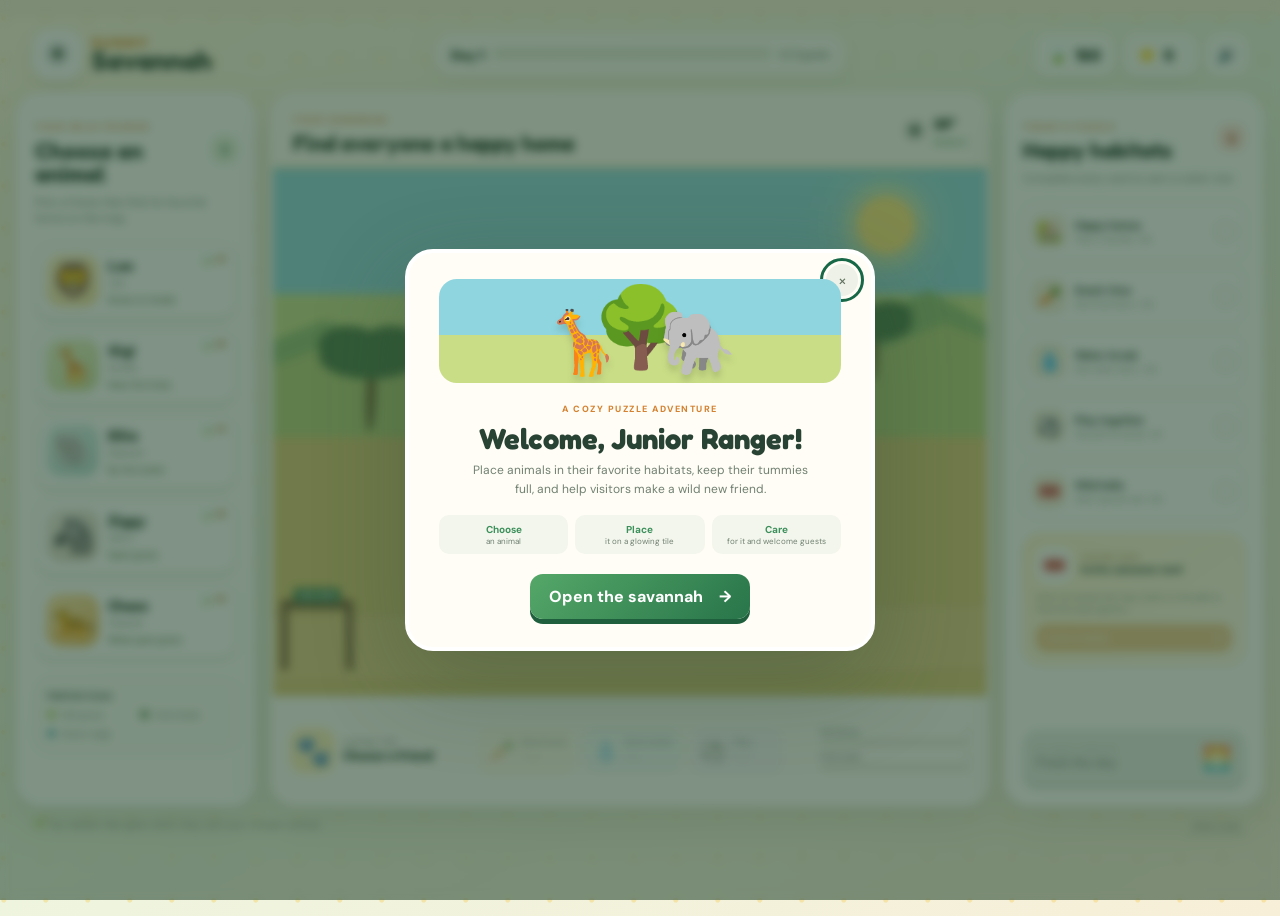
<file: sunny-savannah.html>
<!doctype html>
<html lang="en">
  <head>
    <meta charset="UTF-8" />
    <meta name="viewport" content="width=device-width, initial-scale=1.0" />
    <meta name="description" content="Build a happy savannah, care for animals, and help visitors meet their new wild friends." />
    <meta name="theme-color" content="#f7c94b" />
    <title>Sunny Savannah</title>
    <style>
@import url('https://fonts.googleapis.com/css2?family=DM+Sans:wght@500;600;700;800&family=Fredoka:wght@500;600;700&display=swap');

:root {
  --ink: #284334;
  --muted: #718073;
  --leaf: #3b8f5b;
  --leaf-dark: #21643f;
  --sun: #f6c945;
  --coral: #ef795d;
  --cream: #fffaf0;
  --paper: rgba(255, 255, 255, .94);
  --line: #e5eadc;
  --shadow: 0 16px 40px rgba(74, 92, 55, .13), 0 4px 0 rgba(54, 99, 62, .05);
}

* { box-sizing: border-box; }
html { min-width: 320px; background: #f8f0d8; }
body {
  margin: 0;
  min-width: 320px;
  min-height: 100vh;
  color: var(--ink);
  font-family: 'DM Sans', system-ui, sans-serif;
  background:
    radial-gradient(circle at 9% 5%, rgba(246,201,69,.34) 0 2px, transparent 3px) 0 0/42px 42px,
    linear-gradient(150deg, #fff7df, #edf5df 50%, #f8efd8);
}
button { font: inherit; }
button:focus-visible { outline: 3px solid #176846; outline-offset: 3px; }

.app-shell { width: min(1520px, calc(100% - 32px)); margin: 16px auto 12px; }
.topbar {
  display: grid;
  grid-template-columns: 1fr minmax(270px, 410px) 1fr;
  align-items: center;
  gap: 24px;
  min-height: 76px;
  padding: 8px 16px;
}
.brand { display: flex; align-items: center; gap: 9px; color: var(--ink); text-decoration: none; }
.brand-sun { width: 51px; height: 51px; display: grid; place-items: center; border-radius: 18px; background: #fff; box-shadow: 0 6px 16px rgba(107,97,47,.13); font-size: 31px; }
.brand > span:last-child { display: flex; flex-direction: column; font-family: 'Fredoka'; line-height: .88; }
.brand b { color: #df9637; font-size: 15px; letter-spacing: 2px; text-transform: uppercase; }
.brand strong { font-size: 27px; }
.day-progress { display: grid; grid-template-columns: auto 1fr auto; align-items: center; gap: 9px; padding: 10px 14px; border: 2px solid #fff; border-radius: 18px; background: rgba(255,255,255,.74); box-shadow: 0 7px 18px rgba(75,83,45,.08); }
.day-progress > span { font: 700 14px 'Fredoka'; }
.day-progress small { color: var(--muted); font-size: 10px; font-weight: 800; }
.day-track { height: 10px; overflow: hidden; border-radius: 99px; background: #e6ead9; box-shadow: inset 0 2px 4px rgba(50,70,40,.1); }
.day-track i { display: block; width: 0; height: 100%; border-radius: inherit; background: linear-gradient(90deg, #61b76e, #f2c644); transition: width .45s ease; }
.resources { display: flex; justify-content: flex-end; align-items: center; gap: 8px; }
.resources > div { display: flex; gap: 7px; align-items: center; min-width: 75px; padding: 9px 12px; border: 2px solid #fff; border-radius: 15px; background: rgba(255,255,255,.78); box-shadow: 0 5px 14px rgba(65,83,45,.08); }
.resources b { font: 700 17px 'Fredoka'; }
.round-btn { width: 42px; height: 42px; border: 2px solid #fff; border-radius: 14px; background: rgba(255,255,255,.78); cursor: pointer; }

.game-layout { display: grid; grid-template-columns: 240px minmax(620px, 1fr) 260px; gap: 14px; align-items: stretch; }
.panel { border: 3px solid rgba(255,255,255,.9); border-radius: 26px; background: var(--paper); box-shadow: var(--shadow); }
.animal-shop, .mission-panel { padding: 19px 16px; }
.panel-title { display: flex; align-items: center; justify-content: space-between; gap: 10px; }
.kicker { color: #d48231; font-size: 9px; font-weight: 800; letter-spacing: 1.5px; }
h1, h2 { margin: 4px 0 0; font-family: 'Fredoka'; line-height: 1; }
h1 { font-size: 23px; }
h2 { font-size: 22px; }
.step-pill { width: 27px; height: 27px; display: grid; place-items: center; border-radius: 10px; background: #dff0d7; color: #39754b; font: 700 13px 'Fredoka'; }
.step-pill.coral { background: #ffe2d9; color: #bf5f47; }
.panel-intro { margin: 10px 0 16px; color: var(--muted); font-size: 11px; line-height: 1.45; }

.animal-cards { display: grid; gap: 9px; }
.animal-card { position: relative; width: 100%; display: grid; grid-template-columns: 53px 1fr; align-items: center; gap: 9px; min-height: 76px; padding: 9px; text-align: left; color: var(--ink); border: 2px solid #edf0e7; border-radius: 17px; background: #fff; box-shadow: 0 4px 0 #edf0e7; cursor: pointer; transition: .18s ease; }
.animal-card:hover:not(:disabled) { transform: translateY(-2px); border-color: #bdd8b4; }
.animal-card.active { border-color: #65a568; background: #f2f9e9; box-shadow: 0 4px 0 #a4c69c, 0 7px 16px rgba(52,100,56,.1); }
.animal-card:disabled { opacity: .48; cursor: default; }
.animal-art { width: 53px; height: 53px; display: grid; place-items: center; border-radius: 15px; background: linear-gradient(145deg, #fff2c7, #f4e0a0); font-size: 34px; }
.animal-card:nth-child(2) .animal-art { background: linear-gradient(145deg, #e9f3c8, #ccdda0); }
.animal-card:nth-child(3) .animal-art { background: linear-gradient(145deg, #ddf2ef, #b7dcd5); }
.animal-card:nth-child(4) .animal-art { background: linear-gradient(145deg, #f2eee6, #d9d2c2); }
.animal-card:nth-child(5) .animal-art { background: linear-gradient(145deg, #ffe4a8, #e9bb62); }
.animal-copy { display: flex; min-width: 0; flex-direction: column; }
.animal-copy strong { font: 700 15px 'Fredoka'; }
.animal-copy small { margin-top: 2px; color: var(--muted); font-size: 9px; }
.animal-copy em { margin-top: 5px; color: #648055; font-size: 9px; font-style: normal; font-weight: 800; }
.animal-price { position: absolute; top: 8px; right: 9px; color: #a6721b; font-size: 9px; font-weight: 800; }
.habitat-key { display: grid; grid-template-columns: 1fr 1fr; gap: 7px 8px; margin-top: 18px; padding: 11px; border: 1px dashed #cbd6bd; border-radius: 15px; background: #fbfcf7; color: var(--muted); font-size: 9px; }
.habitat-key b { grid-column: 1 / -1; color: var(--ink); font-size: 10px; }
.habitat-key span { display: flex; align-items: center; gap: 5px; }
.key-dot { width: 9px; height: 9px; border-radius: 50%; background: #afd072; }
.key-dot.shade { background: #6b9c6a; }
.key-dot.water { background: #69b7c4; }

.savannah-panel { min-width: 0; overflow: hidden; background: #fffdf5; }
.savannah-heading { min-height: 65px; display: flex; justify-content: space-between; align-items: center; padding: 12px 20px; }
.weather { display: grid; grid-template-columns: auto auto; grid-template-rows: auto auto; column-gap: 6px; align-items: center; }
.weather > span { grid-row: 1 / 3; font-size: 29px; }
.weather b { font: 700 15px 'Fredoka'; }
.weather small { color: var(--leaf); font-size: 8px; font-weight: 800; }
.savannah { position: relative; height: clamp(455px, 59vh, 590px); min-height: 455px; overflow: hidden; border-top: 2px solid #f1dfad; border-bottom: 2px solid #dfd6ad; background: linear-gradient(#8ed7df 0 24%, #c7df8a 24% 42%, #dcc772 42% 100%); isolation: isolate; }
.sun-glow { position: absolute; top: 28px; right: 72px; width: 58px; height: 58px; border-radius: 50%; background: #ffe67b; box-shadow: 0 0 0 14px rgba(255,235,128,.21), 0 0 50px #ffef8d; }
.distant-hills { position: absolute; left: -5%; right: -5%; top: 17%; height: 34%; background: #91bd72; clip-path: polygon(0 54%, 11% 35%, 24% 52%, 36% 24%, 49% 54%, 63% 34%, 74% 49%, 88% 18%, 100% 49%, 100% 100%, 0 100%); }
.distant-hills::after { content: ''; position: absolute; inset: 28% 0 0; background: #b6cf78; clip-path: polygon(0 55%, 18% 15%, 35% 52%, 56% 18%, 74% 51%, 90% 12%, 100% 35%, 100% 100%, 0 100%); }
.acacia { position: absolute; z-index: 3; width: 125px; height: 112px; pointer-events: none; }
.acacia::before { content: ''; position: absolute; left: 57px; top: 35px; width: 10px; height: 76px; border-radius: 50%; background: #6f6335; transform: rotate(2deg); }
.acacia i, .acacia i::before, .acacia i::after { position: absolute; display: block; border-radius: 50%; background: #487945; }
.acacia i { width: 102px; height: 45px; left: 10px; top: 13px; }
.acacia i::before, .acacia i::after { content: ''; width: 62px; height: 38px; top: -8px; }
.acacia i::before { left: -1px; }.acacia i::after { right: -1px; }
.acacia.a1 { left: 5%; top: 29%; }.acacia.a2 { right: 7%; top: 22%; transform: scale(.76); }
.pond { position: absolute; z-index: 2; left: 43%; top: 32%; width: 210px; height: 100px; border: 8px solid rgba(196,177,101,.6); border-radius: 50%; background: linear-gradient(160deg, #7ed2d5, #4aa7b6); transform: rotate(-4deg); box-shadow: inset 15px 10px 22px rgba(255,255,255,.3); }
.pond span { position: absolute; right: 25px; bottom: 8px; font-size: 24px; }
.habitat-grid { position: absolute; z-index: 5; inset: 24% 2% 16%; display: grid; grid-template-columns: repeat(7, 1fr); grid-template-rows: repeat(4, 1fr); gap: 5px; }
.habitat-cell { position: relative; border: 2px dashed transparent; border-radius: 18px; background: transparent; cursor: default; transition: .16s ease; }
.habitat-cell.valid { cursor: pointer; border-color: rgba(255,255,255,.9); background: rgba(255,255,210,.2); animation: tileGlow 1s ease-in-out infinite alternate; }
.habitat-cell.valid:hover { transform: scale(1.05); background: rgba(255,255,220,.48); }
.habitat-cell.invalid { background: rgba(110,80,50,.06); cursor: not-allowed; }
@keyframes tileGlow { to { box-shadow: inset 0 0 18px rgba(255,252,179,.34), 0 0 12px rgba(255,255,230,.5); } }
.placed-animal { position: absolute; inset: 0; display: grid; place-items: center; border: 0; background: transparent; cursor: pointer; filter: drop-shadow(0 6px 3px rgba(74,74,30,.2)); animation: animalIn .35s cubic-bezier(.2,1.5,.5,1); }
.placed-animal .emoji { font-size: clamp(40px, 4vw, 60px); transition: transform .16s; }
.placed-animal:hover .emoji { transform: translateY(-4px) rotate(-3deg); }
.placed-animal.selected::after { content: ''; position: absolute; width: 68px; height: 22px; bottom: 11px; border: 3px solid #fff; border-radius: 50%; box-shadow: 0 0 0 3px #f3c547; }
.placed-animal .animal-name { position: absolute; left: 50%; bottom: 2px; z-index: 2; transform: translateX(-50%); padding: 3px 7px; border-radius: 8px; color: #fff; background: rgba(37,73,48,.86); font-size: 8px; font-weight: 800; white-space: nowrap; }
.mood-bubble { position: absolute; top: 5px; right: 2px; min-width: 26px; height: 26px; display: grid; place-items: center; border-radius: 50% 50% 50% 6px; background: #fff; box-shadow: 0 3px 8px rgba(40,60,30,.17); font-size: 13px; }
@keyframes animalIn { from { transform: scale(.2) translateY(-45px); opacity: 0; } }
.visitor-path { position: absolute; z-index: 4; left: 0; right: 0; bottom: 3%; height: 72px; border-top: 3px dashed rgba(160,128,64,.34); border-bottom: 3px dashed rgba(160,128,64,.34); background: rgba(229,205,134,.74); transform: rotate(-1deg); }
.gate { position: absolute; z-index: 7; left: 8px; bottom: 25px; width: 72px; height: 70px; border-left: 7px solid #765936; border-right: 7px solid #765936; border-top: 9px solid #765936; }
.gate span { position: absolute; left: 50%; top: -21px; transform: translateX(-50%); padding: 3px 6px; border-radius: 4px; color: white; background: #3f8050; font-size: 7px; font-weight: 800; }
.visitors { position: absolute; z-index: 8; left: 78px; right: 12px; bottom: 23px; height: 62px; }
.visitor { position: absolute; bottom: 0; display: flex; flex-direction: column; align-items: center; border: 0; background: transparent; cursor: pointer; animation: visitorWalk .55s ease both; transition: transform .16s; }
.visitor:hover { transform: translateY(-4px); }
.visitor .person { font-size: 30px; filter: drop-shadow(0 3px 2px rgba(50,50,30,.17)); }
.visitor .request { min-width: 30px; margin-bottom: -3px; padding: 3px 5px; border-radius: 9px 9px 9px 2px; background: white; box-shadow: 0 2px 7px rgba(40,60,30,.16); font-size: 11px; }
@keyframes visitorWalk { from { opacity: 0; transform: translateX(-80px); } }
.speech { position: absolute; z-index: 20; left: 50%; top: 22px; transform: translateX(-50%); max-width: 70%; padding: 9px 14px; border: 2px solid white; border-radius: 14px; color: #fff; background: rgba(39,87,58,.91); box-shadow: 0 6px 20px rgba(30,60,30,.18); font-size: 11px; font-weight: 800; text-align: center; }

.care-dock { min-height: 107px; display: grid; grid-template-columns: 150px 1fr 150px; gap: 12px; align-items: center; padding: 12px 17px; background: #fffdf8; }
.selected-friend { display: flex; align-items: center; gap: 8px; }
.selected-avatar { width: 45px; height: 45px; display: grid; place-items: center; border-radius: 14px; background: #fff0bd; font-size: 29px; }
.selected-friend > span:last-child { min-width: 0; display: flex; flex-direction: column; }
.selected-friend small { color: var(--muted); font-size: 7px; font-weight: 800; letter-spacing: 1px; }
.selected-friend b { overflow: hidden; font: 700 13px 'Fredoka'; text-overflow: ellipsis; white-space: nowrap; }
.care-actions { display: flex; justify-content: center; gap: 7px; }
.care-btn { min-width: 93px; display: grid; grid-template-columns: auto 1fr; grid-template-rows: auto auto; column-gap: 6px; padding: 8px 9px; text-align: left; color: var(--ink); border: 1px solid #e8dfc9; border-radius: 13px; background: #fff7dc; cursor: pointer; transition: .15s; }
.care-btn:hover:not(:disabled) { transform: translateY(-2px); box-shadow: 0 5px 0 rgba(95,90,50,.1); }
.care-btn:disabled { opacity: .4; cursor: default; }
.care-btn > span { grid-row: 1 / 3; align-self: center; font-size: 22px; }
.care-btn b { font-size: 9px; }.care-btn small { color: var(--muted); font-size: 7px; }
.care-btn.water { background: #e8f8fa; }.care-btn.play { background: #f2edff; }
.needs { display: grid; grid-template-columns: 1fr; gap: 3px; }
.needs label { display: flex; justify-content: space-between; color: var(--muted); font-size: 7px; font-weight: 800; }
.need-track { height: 7px; overflow: hidden; margin-bottom: 3px; border-radius: 99px; background: #ebeadf; }
.need-track i { display: block; width: 0; height: 100%; background: #efaa48; border-radius: inherit; transition: width .35s; }
.need-track.water i { background: #55b4c4; }

.mission-panel { display: flex; flex-direction: column; }
.goal-list { display: grid; gap: 8px; }
.goal { display: grid; grid-template-columns: 34px 1fr auto; gap: 9px; align-items: center; min-height: 57px; padding: 8px; border: 1px solid #e5e9df; border-radius: 14px; background: #fff; transition: .28s; }
.goal.done { border-color: #b5d4ae; background: #f1f8ec; }
.goal-icon { width: 34px; height: 34px; display: grid; place-items: center; border-radius: 11px; background: #f4eddb; font-size: 20px; }
.goal-copy { display: flex; flex-direction: column; }
.goal-copy b { font: 600 11px 'Fredoka'; }.goal-copy small { margin-top: 2px; color: var(--muted); font-size: 8px; }
.goal-check { width: 21px; height: 21px; display: grid; place-items: center; border: 2px solid #dce2d6; border-radius: 50%; color: transparent; font-size: 11px; }
.goal.done .goal-check { color: white; border-color: #58a265; background: #58a265; animation: pop .3s ease; }
@keyframes pop { 50% { transform: scale(1.35); } }
.visitor-card { margin-top: 14px; padding: 12px; border-radius: 17px; background: linear-gradient(145deg, #fff4d1, #fff9e8); border: 1px solid #f0d892; }
.visitor-card-top { display: flex; align-items: center; gap: 9px; }
.visitor-icon { width: 36px; height: 36px; display: grid; place-items: center; border-radius: 11px; background: #fff; font-size: 20px; }
.visitor-card-top > span:last-child { display: flex; flex-direction: column; }
.visitor-card-top small { color: #a3762e; font-size: 7px; font-weight: 800; letter-spacing: 1px; }.visitor-card-top b { font: 600 11px 'Fredoka'; }
.visitor-card p { margin: 9px 0; color: var(--muted); font-size: 8px; line-height: 1.45; }
.visitor-card button { width: 100%; display: flex; justify-content: space-between; padding: 8px 10px; color: #fff; border: 0; border-radius: 10px; background: #e39a38; font-size: 9px; font-weight: 800; cursor: pointer; }
.visitor-card button:disabled { opacity: .5; cursor: default; }
.finish-day { width: 100%; display: flex; justify-content: space-between; align-items: center; margin-top: auto; padding: 12px 13px; color: white; text-align: left; border: 0; border-radius: 15px; background: linear-gradient(135deg, #4e9f64, #267449); box-shadow: 0 5px 0 #1d5d3a; cursor: pointer; }
.finish-day:disabled { color: #9ca49b; background: #e8ece5; box-shadow: 0 4px 0 #d8ddd5; cursor: default; }
.finish-day span { display: flex; flex-direction: column; }.finish-day small { font-size: 6px; letter-spacing: 1px; }.finish-day b { font: 600 13px 'Fredoka'; }.finish-day i { font-size: 24px; font-style: normal; }
.footer-note { display: flex; justify-content: space-between; padding: 11px 17px 0; color: #768276; font-size: 10px; }
.footer-note button { color: #758275; border: 0; border-bottom: 1px solid #aab3a8; background: none; cursor: pointer; }

.toast { position: fixed; z-index: 100; left: 50%; bottom: 25px; transform: translate(-50%, 18px); padding: 10px 16px; border: 2px solid white; border-radius: 14px; color: white; background: #2f724c; box-shadow: 0 10px 30px rgba(30,60,35,.24); font-size: 11px; font-weight: 800; opacity: 0; pointer-events: none; transition: .25s; }
.toast.show { transform: translate(-50%, 0); opacity: 1; }.toast.error { background: #bd5a49; }
.welcome-dialog { width: min(470px, calc(100% - 30px)); padding: 26px 30px 28px; color: var(--ink); text-align: center; border: 4px solid white; border-radius: 28px; background: #fffdf5; box-shadow: 0 30px 90px rgba(39,69,44,.3); }
.welcome-dialog::backdrop { background: rgba(35,68,45,.58); backdrop-filter: blur(5px); }
.dialog-close { position: absolute; top: 11px; right: 13px; width: 32px; height: 32px; border: 0; border-radius: 50%; background: #edf1e7; color: #60705f; cursor: pointer; }
.welcome-art { position: relative; height: 104px; display: flex; justify-content: center; align-items: flex-end; gap: 38px; margin-bottom: 13px; border-radius: 18px; background: linear-gradient(#8ed5df 0 54%, #c9dc86 54%); overflow: hidden; }
.welcome-art span { position: relative; z-index: 2; font-size: 62px; filter: drop-shadow(0 6px 3px rgba(50,70,40,.18)); }
.welcome-art i { position: absolute; left: 50%; bottom: 5px; transform: translateX(-50%); font-size: 78px; font-style: normal; }
.welcome-dialog h2 { margin: 7px 0 8px; font-size: 29px; }
.welcome-dialog > p { margin: 0 auto 16px; max-width: 350px; color: var(--muted); font-size: 12px; line-height: 1.55; }
.welcome-dialog ol { display: flex; justify-content: center; gap: 7px; margin: 0 0 20px; padding: 0; list-style: none; }
.welcome-dialog li { flex: 1; padding: 8px 6px; border-radius: 10px; background: #f3f6ec; color: var(--muted); font-size: 8px; }.welcome-dialog li b { display: block; color: var(--leaf); font-size: 10px; }
.start-btn { min-width: 220px; padding: 12px 17px; color: white; border: 0; border-radius: 13px; background: linear-gradient(135deg, #54a768, #28754a); box-shadow: 0 5px 0 #1f5f3d; font-weight: 800; cursor: pointer; }.start-btn span { margin-left: 12px; }
.day-dialog .day-emoji { display: block; margin-bottom: 8px; font-size: 63px; }.confetti { color: #e8b637; font-size: 19px; letter-spacing: 12px; }.day-dialog h2 { font-size: 28px; }

@media (max-width: 1180px) {
  .game-layout { grid-template-columns: 215px minmax(560px, 1fr); }
  .mission-panel { grid-column: 1 / -1; display: grid; grid-template-columns: 220px 1fr 235px; gap: 12px; align-items: center; }
  .mission-panel .panel-intro { grid-column: 1; }.mission-panel .goal-list { grid-column: 2; grid-row: 1 / 3; grid-template-columns: repeat(2, 1fr); }
  .visitor-card { grid-column: 3; grid-row: 1 / 3; margin: 0; }.finish-day { grid-column: 3; margin: 0; align-self: end; }
}
@media (max-width: 850px) {
  .app-shell { width: min(100% - 18px, 720px); }
  .topbar { grid-template-columns: 1fr auto; gap: 10px; }.day-progress { grid-column: 1 / -1; grid-row: 2; }.resources > div { min-width: 62px; }
  .game-layout { grid-template-columns: 1fr; }.animal-shop { order: 1; }.savannah-panel { order: 2; }.mission-panel { order: 3; display: flex; }
  .animal-cards { grid-template-columns: repeat(2, 1fr); }.habitat-key { display: none; }
  .savannah { height: 500px; }.mission-panel .goal-list { grid-template-columns: repeat(2, 1fr); }.finish-day { margin-top: 12px; }
}
@media (max-width: 580px) {
  .app-shell { width: 100%; margin-top: 0; }.topbar { padding: 10px; }.brand strong { font-size: 22px; }.brand-sun { width: 43px; height: 43px; font-size: 26px; }.resources > div { padding: 7px; min-width: 55px; }.round-btn { display: none; }
  .panel { border-radius: 20px; }.animal-shop, .mission-panel { margin: 0 7px; padding: 15px 12px; }.animal-card { grid-template-columns: 43px 1fr; min-height: 65px; padding: 7px; }.animal-art { width: 43px; height: 43px; font-size: 27px; }.animal-copy small { display: none; }
  .savannah-heading { padding: 11px 14px; }.savannah { height: 465px; min-height: 465px; }.habitat-grid { grid-template-columns: repeat(4, 1fr); grid-template-rows: repeat(7, 1fr); inset: 22% 2% 15%; }.pond { left: 35%; width: 170px; }.acacia.a2 { display: none; }
  .care-dock { grid-template-columns: 1fr; gap: 8px; }.selected-friend { justify-content: center; }.care-actions { order: 3; }.needs { grid-template-columns: 1fr 1fr; }.needs label { grid-row: 1; }.needs .need-track { grid-row: 2; }.mission-panel .goal-list { grid-template-columns: 1fr; }
  .footer-note { padding: 10px 14px 18px; }.footer-note span { max-width: 75%; }.welcome-dialog { padding: 23px 19px; }
}

    </style>
  </head>
  <body>
    <main class="app-shell">
      <header class="topbar">
        <a class="brand" href="#" aria-label="Sunny Savannah home">
          <span class="brand-sun">☀️</span>
          <span><b>Sunny</b><strong>Savannah</strong></span>
        </a>

        <div class="day-progress" aria-label="Day progress">
          <span id="dayLabel">Day 1</span>
          <div class="day-track"><i id="dayProgress"></i></div>
          <small id="goalCount">0 / 5 goals</small>
        </div>

        <div class="resources" aria-label="Sanctuary resources">
          <div><span>🍃</span><b id="leaves">120</b></div>
          <div><span>⭐</span><b id="stars">0</b></div>
          <button id="soundBtn" class="round-btn" type="button" aria-label="Toggle sound">🔊</button>
        </div>
      </header>

      <section class="game-layout">
        <aside class="animal-shop panel">
          <div class="panel-title">
            <div>
              <span class="kicker">YOUR WILD FRIENDS</span>
              <h1>Choose an animal</h1>
            </div>
            <span class="step-pill">1</span>
          </div>
          <p class="panel-intro">Pick a friend, then find its favorite home on the map.</p>

          <div id="animalCards" class="animal-cards"></div>

          <div class="habitat-key">
            <b>Habitat clues</b>
            <span><i class="key-dot grass"></i> Soft grass</span>
            <span><i class="key-dot shade"></i> Cool shade</span>
            <span><i class="key-dot water"></i> Water edge</span>
          </div>
        </aside>

        <section class="savannah-panel panel">
          <div class="savannah-heading">
            <div>
              <span class="kicker">YOUR SAVANNAH</span>
              <h2>Find everyone a happy home</h2>
            </div>
            <div class="weather"><span>☀️</span><b>28°</b><small>Perfect!</small></div>
          </div>

          <div id="savannah" class="savannah" aria-label="Savannah habitat grid">
            <div class="sun-glow" aria-hidden="true"></div>
            <div class="distant-hills" aria-hidden="true"></div>
            <div class="acacia a1" aria-hidden="true"><i></i></div>
            <div class="acacia a2" aria-hidden="true"><i></i></div>
            <div class="pond" aria-hidden="true"><span>🪷</span></div>
            <div id="habitatGrid" class="habitat-grid"></div>
            <div class="visitor-path" aria-hidden="true"></div>
            <div class="gate" aria-hidden="true"><span>WELCOME</span></div>
            <div id="visitors" class="visitors" aria-label="Savannah visitors"></div>
            <div id="speech" class="speech" role="status" aria-live="polite" hidden></div>
          </div>

          <div class="care-dock">
            <div class="selected-friend">
              <span id="selectedAvatar" class="selected-avatar">🦁</span>
              <span><small>CARING FOR</small><b id="selectedName">Choose a friend</b></span>
            </div>
            <div class="care-actions">
              <button class="care-btn food" type="button" data-care="food" disabled><span>🥕</span><b>Give food</b><small>−4 🍃</small></button>
              <button class="care-btn water" type="button" data-care="water" disabled><span>💧</span><b>Give water</b><small>Free</small></button>
              <button class="care-btn play" type="button" data-care="play" disabled><span>⚽</span><b>Play</b><small>+ joy</small></button>
            </div>
            <div class="needs">
              <label><span>Full tummy</span><b id="foodValue">—</b></label>
              <div class="need-track"><i id="foodBar"></i></div>
              <label><span>Fresh water</span><b id="waterValue">—</b></label>
              <div class="need-track water"><i id="waterBar"></i></div>
            </div>
          </div>
        </section>

        <aside class="mission-panel panel">
          <div class="panel-title compact">
            <div>
              <span class="kicker">TODAY'S PUZZLE</span>
              <h2>Happy habitats</h2>
            </div>
            <span class="step-pill coral">2</span>
          </div>
          <p class="panel-intro">Complete every card to earn a safari star.</p>

          <div id="goalList" class="goal-list"></div>

          <div class="visitor-card">
            <div class="visitor-card-top">
              <span class="visitor-icon">🎟️</span>
              <span><small>VISITOR GATE</small><b id="visitorStatus">Guests are arriving…</b></span>
            </div>
            <p>Select an animal, then tap a visitor on the path to help them play together.</p>
            <button id="inviteBtn" type="button">Invite a family <span>→</span></button>
          </div>

          <button id="finishDayBtn" class="finish-day" type="button" disabled>
            <span><small>ALL GOALS COMPLETE</small><b>Finish the day</b></span><i>🌅</i>
          </button>
        </aside>
      </section>

      <footer class="footer-note">
        <span>🌱 Tip: habitat tiles glow when they suit your chosen animal.</span>
        <button id="resetBtn" type="button">Start over</button>
      </footer>
    </main>

    <div id="toast" class="toast" role="status" aria-live="polite"></div>

    <dialog id="welcomeDialog" class="welcome-dialog">
      <button id="closeWelcome" class="dialog-close" type="button" aria-label="Close">×</button>
      <div class="welcome-art" aria-hidden="true"><span>🦒</span><i>🌳</i><span>🐘</span></div>
      <span class="kicker">A COZY PUZZLE ADVENTURE</span>
      <h2>Welcome, Junior Ranger!</h2>
      <p>Place animals in their favorite habitats, keep their tummies full, and help visitors make a wild new friend.</p>
      <ol>
        <li><b>Choose</b> an animal</li>
        <li><b>Place</b> it on a glowing tile</li>
        <li><b>Care</b> for it and welcome guests</li>
      </ol>
      <button id="startBtn" class="start-btn" type="button">Open the savannah <span>→</span></button>
    </dialog>

    <dialog id="dayDialog" class="welcome-dialog day-dialog">
      <div class="confetti" aria-hidden="true">✨ ⭐ ✨</div>
      <span class="day-emoji">🌅</span>
      <span class="kicker">SAVANNAH REPORT</span>
      <h2>What a wonderfully wild day!</h2>
      <p id="daySummary">Your animals are happy and your guests are smiling.</p>
      <button id="nextDayBtn" class="start-btn" type="button">Play another puzzle <span>↻</span></button>
    </dialog>

    <script>
'use strict';

const ANIMALS = {
  lion: { name: 'Leo the Lion', short: 'Leo', emoji: '🦁', cost: 24, habitat: ['grass', 'shade'], clue: 'Grass or shade', food: '🥩' },
  giraffe: { name: 'Gigi the Giraffe', short: 'Gigi', emoji: '🦒', cost: 28, habitat: ['grass', 'shade'], clue: 'Near the trees', food: '🌿' },
  elephant: { name: 'Ellie the Elephant', short: 'Ellie', emoji: '🐘', cost: 32, habitat: ['water'], clue: 'By the water', food: '🥕' },
  zebra: { name: 'Ziggy the Zebra', short: 'Ziggy', emoji: '🦓', cost: 20, habitat: ['grass'], clue: 'Open grass', food: '🌾' },
  cheetah: { name: 'Chase the Cheetah', short: 'Chase', emoji: '🐆', cost: 30, habitat: ['grass'], clue: 'Wide open grass', food: '🥩' }
};

const TERRAIN = [
  'shade','shade','grass','grass','grass','shade','shade',
  'shade','grass','grass','water','water','grass','shade',
  'grass','grass','water','water','water','grass','grass',
  'grass','grass','grass','grass','grass','grass','grass'
];

const VISITOR_FACES = ['🧒🏽','👧🏻','👦🏿','👩🏼','👨🏽','🧑🏻'];
const VISITOR_NAMES = ['Mia', 'Noah', 'Ava', 'Sam', 'Luca', 'Zoe'];

const state = {
  leaves: 120,
  stars: 0,
  day: 1,
  selectedType: null,
  selectedId: null,
  animals: [],
  visitors: [],
  actions: { placed: 0, fed: 0, watered: 0, played: 0, visits: 0 },
  sound: true,
  visitorSerial: 0
};

const goals = [
  { key: 'placed', icon: '🏡', title: 'Happy homes', text: 'Place 2 animals', target: 2 },
  { key: 'fed', icon: '🥕', title: 'Snack time', text: 'Give food twice', target: 2 },
  { key: 'watered', icon: '💧', title: 'Water break', text: 'Give water twice', target: 2 },
  { key: 'played', icon: '⚽', title: 'Play together', text: 'Play with an animal', target: 1 },
  { key: 'visits', icon: '🎟️', title: 'Wild hello', text: 'Help 2 guests visit', target: 2 }
];

const $ = (selector) => document.querySelector(selector);
const els = {
  animalCards: $('#animalCards'), grid: $('#habitatGrid'), visitors: $('#visitors'), speech: $('#speech'),
  leaves: $('#leaves'), stars: $('#stars'), dayLabel: $('#dayLabel'), dayProgress: $('#dayProgress'), goalCount: $('#goalCount'),
  selectedAvatar: $('#selectedAvatar'), selectedName: $('#selectedName'), foodValue: $('#foodValue'), waterValue: $('#waterValue'),
  foodBar: $('#foodBar'), waterBar: $('#waterBar'), goalList: $('#goalList'), visitorStatus: $('#visitorStatus'),
  inviteBtn: $('#inviteBtn'), finishDayBtn: $('#finishDayBtn'), toast: $('#toast'), soundBtn: $('#soundBtn'),
  welcomeDialog: $('#welcomeDialog'), dayDialog: $('#dayDialog'), daySummary: $('#daySummary')
};

let toastTimer;
let speechTimer;
let audioContext;

function renderShop() {
  els.animalCards.innerHTML = Object.entries(ANIMALS).map(([key, animal]) => {
    const active = state.selectedType === key;
    const owned = state.animals.some((item) => item.type === key);
    return `<button class="animal-card${active ? ' active' : ''}" type="button" data-animal="${key}" aria-pressed="${active}">
      <span class="animal-art">${animal.emoji}</span>
      <span class="animal-copy"><strong>${animal.short}</strong><small>${animal.name.split(' the ')[1]}</small><em>${owned ? '✓ In the savannah' : animal.clue}</em></span>
      <span class="animal-price">🍃 ${animal.cost}</span>
    </button>`;
  }).join('');

  els.animalCards.querySelectorAll('.animal-card').forEach((card) => {
    card.addEventListener('click', () => selectAnimalType(card.dataset.animal));
  });
}

function renderGrid() {
  els.grid.innerHTML = TERRAIN.map((terrain, index) => {
    const animal = state.animals.find((item) => item.cell === index);
    let status = '';
    if (state.selectedType && !animal) status = ANIMALS[state.selectedType].habitat.includes(terrain) ? ' valid' : ' invalid';
    const content = animal ? `<button class="placed-animal${state.selectedId === animal.id ? ' selected' : ''}" type="button" data-id="${animal.id}" aria-label="Select ${ANIMALS[animal.type].name}">
      <span class="mood-bubble">${getMood(animal)}</span><span class="emoji">${ANIMALS[animal.type].emoji}</span><span class="animal-name">${ANIMALS[animal.type].short}</span>
    </button>` : '';
    return `<div class="habitat-cell${status}" data-cell="${index}" data-terrain="${terrain}">${content}</div>`;
  }).join('');

  els.grid.querySelectorAll('.habitat-cell').forEach((cell) => cell.addEventListener('click', (event) => {
    if (event.target.closest('.placed-animal')) return;
    placeAnimal(Number(cell.dataset.cell), cell.dataset.terrain);
  }));
  els.grid.querySelectorAll('.placed-animal').forEach((button) => button.addEventListener('click', () => selectPlacedAnimal(Number(button.dataset.id))));
}

function renderVisitors() {
  els.visitors.innerHTML = state.visitors.map((visitor, index) => `<button class="visitor" type="button" data-id="${visitor.id}" style="left:${Math.min(index * 17, 82)}%" aria-label="Help ${visitor.name} visit ${ANIMALS[visitor.request].short}">
    <span class="request">${ANIMALS[visitor.request].emoji}?</span><span class="person">${visitor.face}</span>
  </button>`).join('');
  els.visitors.querySelectorAll('.visitor').forEach((button) => button.addEventListener('click', () => completeVisit(Number(button.dataset.id))));
  els.visitorStatus.textContent = state.visitors.length ? `${state.visitors.length} guest${state.visitors.length === 1 ? '' : 's'} waiting` : 'Invite someone new!';
}

function renderGoals() {
  els.goalList.innerHTML = goals.map((goal) => {
    const value = state.actions[goal.key];
    const done = value >= goal.target;
    return `<div class="goal${done ? ' done' : ''}"><span class="goal-icon">${goal.icon}</span><span class="goal-copy"><b>${goal.title}</b><small>${goal.text} · ${Math.min(value, goal.target)}/${goal.target}</small></span><i class="goal-check">✓</i></div>`;
  }).join('');
}

function updateUI() {
  els.leaves.textContent = state.leaves;
  els.stars.textContent = state.stars;
  els.dayLabel.textContent = `Day ${state.day}`;
  const completed = goals.filter((goal) => state.actions[goal.key] >= goal.target).length;
  els.dayProgress.style.width = `${completed / goals.length * 100}%`;
  els.goalCount.textContent = `${completed} / ${goals.length} goals`;
  els.finishDayBtn.disabled = completed < goals.length;
  els.inviteBtn.disabled = !state.animals.length || state.visitors.length >= 5;

  const selected = state.animals.find((animal) => animal.id === state.selectedId);
  document.querySelectorAll('.care-btn').forEach((button) => { button.disabled = !selected; });
  if (selected) {
    const animal = ANIMALS[selected.type];
    els.selectedAvatar.textContent = animal.emoji;
    els.selectedName.textContent = animal.name;
    els.foodValue.textContent = `${Math.round(selected.food)}%`;
    els.waterValue.textContent = `${Math.round(selected.water)}%`;
    els.foodBar.style.width = `${selected.food}%`;
    els.waterBar.style.width = `${selected.water}%`;
  } else {
    els.selectedAvatar.textContent = '🐾';
    els.selectedName.textContent = 'Choose a friend';
    els.foodValue.textContent = '—';
    els.waterValue.textContent = '—';
    els.foodBar.style.width = '0';
    els.waterBar.style.width = '0';
  }
  renderShop();
  renderGrid();
  renderVisitors();
  renderGoals();
}

function selectAnimalType(type) {
  state.selectedType = state.selectedType === type ? null : type;
  state.selectedId = null;
  if (state.selectedType) say(`${ANIMALS[type].emoji} Find ${ANIMALS[type].short} a ${ANIMALS[type].clue.toLowerCase()} tile.`);
  updateUI();
}

function placeAnimal(cell, terrain) {
  if (!state.selectedType) return;
  const type = state.selectedType;
  const animal = ANIMALS[type];
  if (state.animals.some((item) => item.cell === cell)) return;
  if (!animal.habitat.includes(terrain)) {
    notify(`${animal.short} would be happier somewhere else!`, true);
    tone(150, .1);
    return;
  }
  if (state.leaves < animal.cost) {
    notify(`You need ${animal.cost - state.leaves} more leaves.`, true);
    return;
  }
  state.leaves -= animal.cost;
  const placed = { id: Date.now(), type, cell, food: 58, water: 55, joy: 62 };
  state.animals.push(placed);
  state.actions.placed += 1;
  state.selectedType = null;
  state.selectedId = placed.id;
  notify(`${animal.name} loves this spot! 🌿`);
  say(`${animal.emoji} “This feels like home!”`);
  tone(520, .12);
  if (state.visitors.length === 0) inviteVisitor();
  updateUI();
}

function selectPlacedAnimal(id) {
  state.selectedId = id;
  state.selectedType = null;
  const animal = state.animals.find((item) => item.id === id);
  say(`${ANIMALS[animal.type].emoji} ${getNeedMessage(animal)}`);
  updateUI();
}

function careForSelected(action) {
  const animal = state.animals.find((item) => item.id === state.selectedId);
  if (!animal) return;
  const info = ANIMALS[animal.type];
  if (action === 'food') {
    if (state.leaves < 4) return notify('You need 4 leaves for a snack.', true);
    state.leaves -= 4;
    animal.food = Math.min(100, animal.food + 32);
    animal.joy = Math.min(100, animal.joy + 7);
    state.actions.fed += 1;
    say(`${info.emoji} Crunch! ${info.short} loved the ${info.food}.`);
    tone(430, .08);
  } else if (action === 'water') {
    animal.water = Math.min(100, animal.water + 38);
    animal.joy = Math.min(100, animal.joy + 5);
    state.actions.watered += 1;
    say(`${info.emoji} Splash! That was refreshing.`);
    tone(610, .09);
  } else {
    animal.joy = Math.min(100, animal.joy + 28);
    state.actions.played += 1;
    state.leaves += 3;
    say(`${info.emoji} ${info.short} chases the ball and brings back 3 leaves!`);
    tone(700, .1);
  }
  updateUI();
}

function inviteVisitor() {
  if (!state.animals.length) return notify('Place an animal before opening the gate.', true);
  if (state.visitors.length >= 5) return notify('The path is full of excited guests!');
  const animalTypes = state.animals.map((animal) => animal.type);
  const request = animalTypes[Math.floor(Math.random() * animalTypes.length)];
  const serial = state.visitorSerial++;
  state.visitors.push({ id: Date.now() + serial, request, face: VISITOR_FACES[serial % VISITOR_FACES.length], name: VISITOR_NAMES[serial % VISITOR_NAMES.length] });
  say(`🎟️ ${VISITOR_NAMES[serial % VISITOR_NAMES.length]} wants to meet ${ANIMALS[request].short}!`);
  tone(560, .08);
  updateUI();
}

function completeVisit(id) {
  const visitor = state.visitors.find((item) => item.id === id);
  const animal = state.animals.find((item) => item.id === state.selectedId);
  if (!animal) return notify(`Select ${ANIMALS[visitor.request].short}, then tap this guest.`, true);
  if (animal.type !== visitor.request) {
    notify(`${visitor.name} is looking for ${ANIMALS[visitor.request].short} ${ANIMALS[visitor.request].emoji}`, true);
    return;
  }
  state.visitors = state.visitors.filter((item) => item.id !== id);
  animal.joy = Math.min(100, animal.joy + 16);
  state.actions.visits += 1;
  state.leaves += 8;
  say(`${visitor.face} ${visitor.name} played with ${ANIMALS[animal.type].short}! +8 🍃`);
  tone(760, .11);
  updateUI();
}

function getMood(animal) {
  const average = (animal.food + animal.water + animal.joy) / 3;
  return average > 82 ? '💚' : average > 55 ? '😊' : '💭';
}

function getNeedMessage(animal) {
  if (animal.food < 70) return '“A little snack, please?”';
  if (animal.water < 70) return '“Could I have some water?”';
  return '“Let’s play!”';
}

function say(message) {
  clearTimeout(speechTimer);
  els.speech.textContent = message;
  els.speech.hidden = false;
  speechTimer = setTimeout(() => { els.speech.hidden = true; }, 3200);
}

function notify(message, error = false) {
  clearTimeout(toastTimer);
  els.toast.textContent = message;
  els.toast.className = `toast show${error ? ' error' : ''}`;
  toastTimer = setTimeout(() => { els.toast.className = 'toast'; }, 2500);
}

function tone(frequency, duration) {
  if (!state.sound) return;
  try {
    audioContext ||= new (window.AudioContext || window.webkitAudioContext)();
    const oscillator = audioContext.createOscillator();
    const gain = audioContext.createGain();
    oscillator.frequency.value = frequency;
    oscillator.type = 'sine';
    gain.gain.setValueAtTime(.035, audioContext.currentTime);
    gain.gain.exponentialRampToValueAtTime(.001, audioContext.currentTime + duration);
    oscillator.connect(gain).connect(audioContext.destination);
    oscillator.start();
    oscillator.stop(audioContext.currentTime + duration);
  } catch (_) { /* Sound is optional. */ }
}

function resetGame(keepDay = false) {
  state.leaves = 120;
  state.stars = keepDay ? state.stars : 0;
  state.day = keepDay ? state.day + 1 : 1;
  state.selectedType = null;
  state.selectedId = null;
  state.animals = [];
  state.visitors = [];
  state.visitorSerial = 0;
  state.actions = { placed: 0, fed: 0, watered: 0, played: 0, visits: 0 };
  updateUI();
}

document.querySelectorAll('.care-btn').forEach((button) => button.addEventListener('click', () => careForSelected(button.dataset.care)));
els.inviteBtn.addEventListener('click', inviteVisitor);
els.soundBtn.addEventListener('click', () => { state.sound = !state.sound; els.soundBtn.textContent = state.sound ? '🔊' : '🔇'; });
els.finishDayBtn.addEventListener('click', () => {
  state.stars += 1;
  els.daySummary.textContent = `${state.animals.length} animals cared for · ${state.actions.visits} happy guests · 1 new safari star!`;
  updateUI();
  els.dayDialog.showModal();
});
$('#nextDayBtn').addEventListener('click', () => { els.dayDialog.close(); resetGame(true); });
$('#resetBtn').addEventListener('click', () => { resetGame(false); notify('A fresh savannah is ready!'); });
$('#startBtn').addEventListener('click', () => els.welcomeDialog.close());
$('#closeWelcome').addEventListener('click', () => els.welcomeDialog.close());

updateUI();
els.welcomeDialog.showModal();

    </script>
  </body>
</html>
</file>
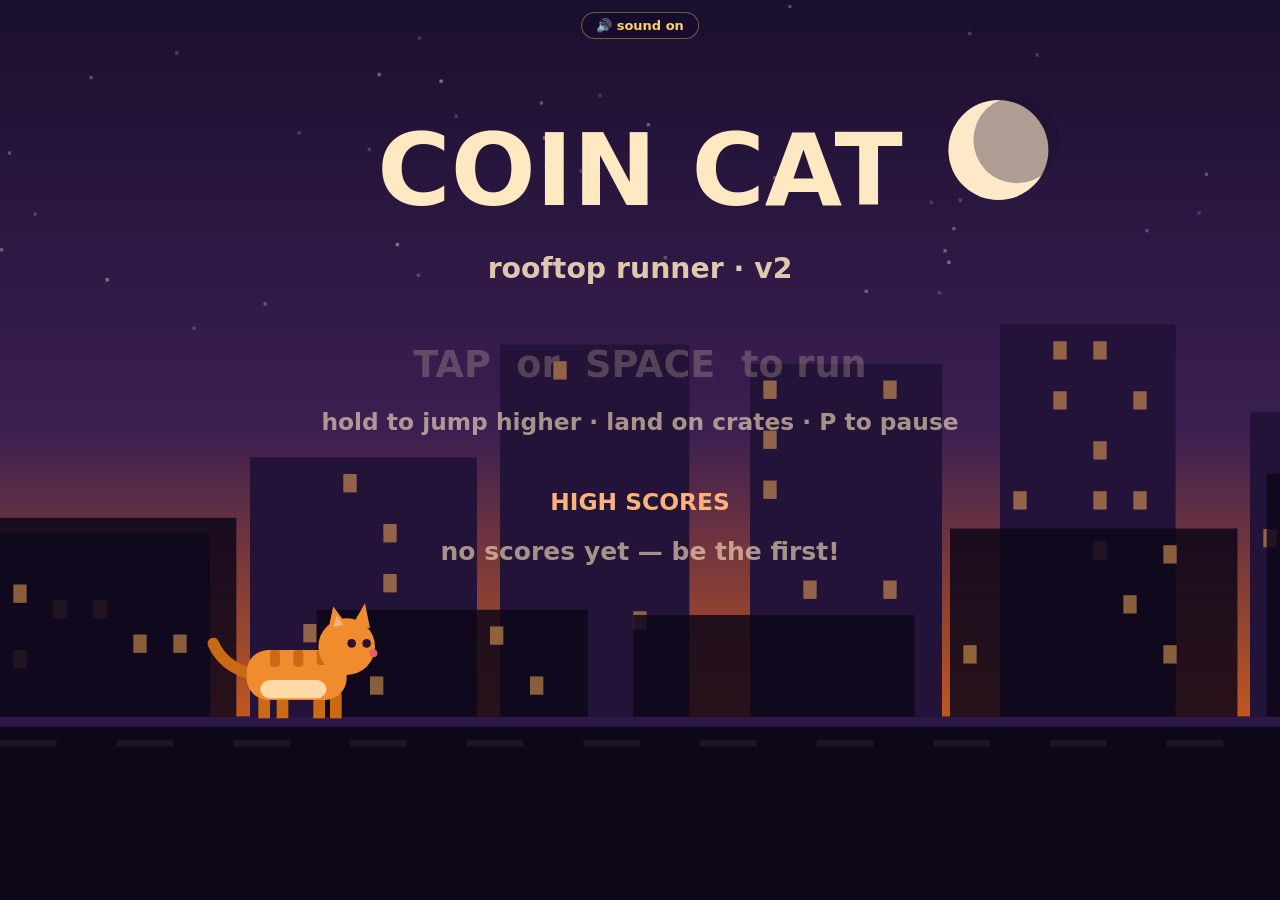
<file: whisker-rush.html>
<!DOCTYPE html>
<html lang="en">
<head>
<meta charset="UTF-8">
<meta name="viewport" content="width=device-width, initial-scale=1.0, maximum-scale=1.0, user-scalable=no">
<title>COIN CAT v2 — Rooftop Runner</title>
<style>
  html, body { margin:0; padding:0; height:100%; overflow:hidden; background:#1a0f2e; touch-action:none; }
  canvas { display:block; outline:none; }
  #mute {
    position:fixed; top:12px; left:50%; transform:translateX(-50%);
    background:rgba(20,10,40,.55); color:#ffd166; border:1px solid rgba(255,209,102,.4);
    border-radius:20px; padding:6px 14px; font:600 13px/1 'Segoe UI', system-ui, sans-serif;
    cursor:pointer; z-index:10; user-select:none; -webkit-user-select:none;
  }
  #gameover{
    position:fixed; inset:0; z-index:20; display:flex; align-items:center; justify-content:center;
    background:rgba(8,4,18,.66); -webkit-backdrop-filter:blur(2px); backdrop-filter:blur(2px);
    font-family:'Segoe UI', system-ui, sans-serif;
  }
  #gameover.hidden{ display:none; }
  #gameover .panel{
    width:min(88vw,380px); max-height:92vh; overflow-y:auto;
    background:linear-gradient(180deg,#2a1546,#1a0d2e);
    border:1px solid rgba(255,209,102,.35); border-radius:18px; padding:22px 22px 20px;
    box-shadow:0 20px 60px rgba(0,0,0,.5); color:#ffe8c2; text-align:center;
  }
  #gameover h1{ margin:0; font-size:30px; font-weight:900; letter-spacing:.5px; }
  #gameover .finalscore{ font-size:44px; font-weight:900; color:#ffd166; margin:2px 0 8px; line-height:1; }
  #gameover .entry{ margin:6px 0 14px; }
  #gameover .entry.hidden{ display:none; }
  #gameover .entry-label{ font-size:13px; color:#ff9b45; font-weight:800; margin-bottom:8px; letter-spacing:.3px; }
  #gameover .entry-row{ display:flex; gap:8px; }
  #gameover input{
    flex:1; min-width:0; background:rgba(255,255,255,.08); border:1px solid rgba(255,209,102,.4);
    border-radius:10px; color:#fff; font-size:17px; font-weight:700; padding:10px 12px;
    text-transform:uppercase; outline:none; font-family:inherit;
  }
  #gameover input::placeholder{ color:rgba(255,232,194,.4); }
  #gameover button{ cursor:pointer; border:none; border-radius:10px; font-weight:800; font-family:inherit; }
  #gameover #go-save{ background:#ffd166; color:#3a1d00; padding:10px 16px; font-size:15px; white-space:nowrap; }
  #gameover .lb-title{ font-size:13px; letter-spacing:1px; color:#ffb27a; font-weight:800; margin:4px 0 8px; }
  #gameover .board{ list-style:none; margin:0 0 16px; padding:0; }
  #gameover .board li{ display:flex; align-items:center; padding:7px 10px; border-radius:8px; font-size:15px; }
  #gameover .board li:nth-child(odd){ background:rgba(255,255,255,.04); }
  #gameover .board li.me{ background:rgba(255,209,102,.18); outline:1px solid rgba(255,209,102,.55); }
  #gameover .board li.empty{ justify-content:center; color:rgba(255,232,194,.6); font-style:italic; background:none; }
  #gameover .board .rank{ width:26px; text-align:left; color:#ff9b45; font-weight:800; }
  #gameover .board li:first-child .rank{ color:#ffd166; }
  #gameover .board .nm{ flex:1; text-align:left; font-weight:700; overflow:hidden; text-overflow:ellipsis; white-space:nowrap; padding-right:8px; }
  #gameover .board .sc{ font-weight:800; color:#ffd166; }
  #gameover .again{ width:100%; background:linear-gradient(180deg,#ff9b45,#e0631f); color:#fff; padding:13px; font-size:17px; }
</style>
</head>
<body>
<canvas id="game" tabindex="0"></canvas>
<button id="mute">🔊 sound on</button>
<div id="gameover" class="hidden">
  <div class="panel">
    <h1>CAT NAPPED</h1>
    <div class="finalscore"><span id="go-score">0</span></div>
    <div id="go-entry" class="entry hidden">
      <div class="entry-label">NEW HIGH SCORE!  Enter your name:</div>
      <div class="entry-row">
        <input id="go-name" maxlength="12" placeholder="CAT" autocomplete="off" autocapitalize="characters" spellcheck="false" />
        <button id="go-save">Save</button>
      </div>
    </div>
    <div class="lb-title">🏆 HIGH SCORES</div>
    <ol id="go-board" class="board"></ol>
    <button id="go-again" class="again">Run again ▶</button>
  </div>
</div>
<script>
'use strict';

/* ============================================================
   COIN CAT v2 — tunable constants. Tweak game feel here.
   ============================================================ */
const CFG = {
  // Physics (logical px, logical viewport is 960x540)
  GRAVITY:        2500,
  RISE_HOLD_MULT: 0.45,
  FALL_MULT:      1.18,
  JUMP_VEL:       -920,
  COYOTE:         0.08,
  BUFFER:         0.10,

  // Speed / difficulty
  SPEED_START:    350,
  SPEED_MAX:      900,
  SPEED_RAMP:     90,
  GAP_SPEED_MIN:  550,

  // Spawning
  OB_GAP_MIN_S:   0.85,
  OB_GAP_MAX_S:   1.55,
  COIN_CHANCE:    0.85,
  POWER_CHANCE:   0.11,   // chance per obstacle wave to spawn a power-up

  // Scoring
  COIN_VALUE:     10,
  DIST_DIVISOR:   12,
  NEAR_MISS_PX:   28,     // clearance below this = "CLOSE!" bonus
  NEAR_MISS_PTS:  25,
  STREAK_STEP:    5,      // obstacles cleared per +0.5x multiplier
  MULT_MAX:       5,

  // Power-ups (seconds)
  MAGNET_DUR:     8,
  FISH_DUR:       10,
  MAGNET_RANGE:   220,
  INVULN:         1.2,    // after a shield absorbs a hit

  // Juice
  SQUASH_LAND:    { sx:1.28, sy:0.72 },
  SQUASH_JUMP:    { sx:0.80, sy:1.22 },
  SQUASH_LERP:    10,
  SHAKE_DEATH:    14,
  COMBO_WINDOW:   0.65,
};

/* Palette — used by HUD and the code-drawn fallback art */
const PAL = {
  skyTop:'#1a0f2e', skyMid:'#3b1f52', horizon:'#c2571f', glow:'#ff9b45',
  farBld:'#241338', roof:'#0e0619', roofEdge:'#2c1745',
  cat:'#f08c2e', catDark:'#c96a15', catBelly:'#ffd9a8',
  coin:'#ffd166', coinRim:'#c98f1b',
  crate:'#6b4226', crateEdge:'#8a5a35', ac:'#5a6472', acDark:'#3d444e',
  text:'#ffe8c2',
  magnet:'#ff5d5d', shield:'#5dd8ff', fish:'#ffd166',
};

/* Higgsfield-generated art. Any URL that fails to load falls back
   to the code-drawn art automatically — the game never breaks. */
const ASSETS = {
  // Run cycle frames: [full extension, legs gathered, reaching forward]
  CAT_RUN: [
    'https://d8j0ntlcm91z4.cloudfront.net/user_3DezerP4rKG6vnCXO9cp4hSl81x/hf_20260715_134519_7d414d35-a764-4da5-b8d0-c8857fb792a1.png',
    'https://d8j0ntlcm91z4.cloudfront.net/user_3DezerP4rKG6vnCXO9cp4hSl81x/hf_20260715_135303_7d37aef9-3fd1-4ee3-83db-55cdb069e5a5.png',
    'https://d8j0ntlcm91z4.cloudfront.net/user_3DezerP4rKG6vnCXO9cp4hSl81x/hf_20260715_135657_55cb7d64-e67e-459a-ad0d-3c7d6a26f095.png',
  ],
  CAT_JUMP: 'https://d8j0ntlcm91z4.cloudfront.net/user_3DezerP4rKG6vnCXO9cp4hSl81x/hf_20260715_135704_8873dc61-9a7c-4dd0-ba18-77397a05b69e.png',
  // Biomes rotate every BIOME_LEN px of travel, with a crossfade
  BIOMES: [
    'https://d8j0ntlcm91z4.cloudfront.net/user_3DezerP4rKG6vnCXO9cp4hSl81x/hf_20260715_134222_984f8991-b54c-4654-94f8-6f6e7c927456.png',
    'https://d8j0ntlcm91z4.cloudfront.net/user_3DezerP4rKG6vnCXO9cp4hSl81x/hf_20260715_135244_2289ed2a-e8a5-4507-a2e8-eae97b8dafc9.png',
    'https://d8j0ntlcm91z4.cloudfront.net/user_3DezerP4rKG6vnCXO9cp4hSl81x/hf_20260715_135251_c49f8cac-544a-4254-9edc-b6ab98df534d.png',
  ],
  CAT_DRAW_W: 112,
  BIOME_LEN:  15000,
  BIOME_FADE: 1400,
};
const IMG = { run: [null,null,null], jump: null, biomes: [null,null,null] };
(function loadArt(){
  const load = (url, cb) => {
    if (!url || url.startsWith('HF_')) return;
    const im = new Image();
    im.onload = () => cb(im);
    im.src = url;
  };
  ASSETS.CAT_RUN.forEach((u,i) => load(u, im => IMG.run[i] = im));
  load(ASSETS.CAT_JUMP, im => IMG.jump = im);
  ASSETS.BIOMES.forEach((u,i) => load(u, im => IMG.biomes[i] = im));
})();

/* ============================================================ */
const canvas = document.getElementById('game');
const ctx = canvas.getContext('2d');
const LOGICAL_H = 540;
let S = 1, LW = 960;
const GROUND_Y = 430;

function resize(){
  canvas.width  = window.innerWidth  * (window.devicePixelRatio || 1);
  canvas.height = window.innerHeight * (window.devicePixelRatio || 1);
  canvas.style.width  = window.innerWidth + 'px';
  canvas.style.height = window.innerHeight + 'px';
  S = canvas.height / LOGICAL_H;
  LW = canvas.width / S;
}
window.addEventListener('resize', resize);
resize();

/* ---------------- audio ---------------- */
let AC = null, muted = false;
function audio(){ if (!AC) { try { AC = new (window.AudioContext||window.webkitAudioContext)(); } catch(e){} } if (AC && AC.state==='suspended') AC.resume(); }
function beep(freq, dur, type, vol, slideTo, delay){
  if (muted || !AC) return;
  const t0 = AC.currentTime + (delay||0);
  const o = AC.createOscillator(), g = AC.createGain();
  o.type = type; o.frequency.setValueAtTime(freq, t0);
  if (slideTo) o.frequency.exponentialRampToValueAtTime(slideTo, t0 + dur);
  g.gain.setValueAtTime(vol, t0);
  g.gain.exponentialRampToValueAtTime(0.0001, t0 + dur);
  o.connect(g); g.connect(AC.destination);
  o.start(t0); o.stop(t0 + dur + 0.02);
}
const sJump   = () => beep(300, 0.12, 'square', 0.06, 620);
const sCoin   = (n) => beep(880 * Math.pow(2, Math.min(n,10)/12), 0.14, 'sine', 0.09, 880 * Math.pow(2, Math.min(n,10)/12) * 1.5);
const sDeath  = () => { beep(160, 0.35, 'sawtooth', 0.12, 50); beep(90, 0.4, 'triangle', 0.10, 40); };
const sPower  = () => { beep(520, 0.1, 'square', 0.07, 780); beep(780, 0.14, 'square', 0.07, 1180, 0.09); };
const sShield = () => beep(700, 0.3, 'triangle', 0.10, 140);
const sClose  = () => beep(1400, 0.10, 'sine', 0.05, 500);

const muteBtn = document.getElementById('mute');
muteBtn.addEventListener('click', (e)=>{ e.stopPropagation(); muted = !muted; muteBtn.textContent = muted ? '🔇 muted' : '🔊 sound on'; muteBtn.blur(); canvas.focus(); });

/* ---------------- leaderboard (localStorage, in-memory fallback) ---------------- */
const LB_KEY = 'coincat_leaderboard_v1';
const LB_MAX = 10;
let BOARD = (function(){ try { return JSON.parse(localStorage.getItem(LB_KEY)) || []; } catch(e){ return []; } })();
function persistBoard(){ try { localStorage.setItem(LB_KEY, JSON.stringify(BOARD)); } catch(e){ /* storage blocked: BOARD lives in memory this session */ } }
function scoreQualifies(s){ return s > 0 && (BOARD.length < LB_MAX || s > BOARD[BOARD.length-1].score); }

let goPhase = 'done';   // 'entry' = awaiting a name, 'done' = showing the board
const goEl    = document.getElementById('gameover');
const goScore = document.getElementById('go-score');
const goEntry = document.getElementById('go-entry');
const goName  = document.getElementById('go-name');
const goBoard = document.getElementById('go-board');

function renderBoard(highlightTs){
  goBoard.innerHTML = '';
  if (BOARD.length === 0){
    const li = document.createElement('li'); li.className = 'empty';
    li.textContent = 'No scores yet — be the first!'; goBoard.appendChild(li); return;
  }
  BOARD.forEach((e, i) => {
    const li = document.createElement('li');
    if (highlightTs && e.ts === highlightTs) li.className = 'me';
    const r = document.createElement('span'); r.className = 'rank'; r.textContent = (i+1);
    const n = document.createElement('span'); n.className = 'nm'; n.textContent = e.name;
    const s = document.createElement('span'); s.className = 'sc'; s.textContent = e.score;
    li.append(r, n, s); goBoard.appendChild(li);
  });
}
function showGameOver(){
  goScore.textContent = score;
  if (scoreQualifies(score)){
    goPhase = 'entry';
    goEntry.classList.remove('hidden');
    goName.value = '';
    renderBoard(null);
    setTimeout(() => { try { goName.focus(); } catch(e){} }, 60);
  } else {
    goPhase = 'done';
    goEntry.classList.add('hidden');
    renderBoard(null);
  }
  goEl.classList.remove('hidden');
}
function submitScore(){
  if (goPhase !== 'entry') return;
  const name = (goName.value || '').trim().toUpperCase().slice(0,12) || 'CAT';
  const entry = { name, score, ts: Date.now() };
  BOARD.push(entry);
  BOARD.sort((a,b) => b.score - a.score);
  BOARD = BOARD.slice(0, LB_MAX);
  persistBoard();
  goPhase = 'done';
  goEntry.classList.add('hidden');
  renderBoard(entry.ts);
}
function hideGameOver(){ goEl.classList.add('hidden'); }
function restartFromOver(){ hideGameOver(); startGame(); canvas.focus(); }

document.getElementById('go-save').addEventListener('click', e => { e.stopPropagation(); submitScore(); });
document.getElementById('go-again').addEventListener('click', e => { e.stopPropagation(); restartFromOver(); });
goName.addEventListener('keydown', e => { e.stopPropagation(); if (e.key === 'Enter') submitScore(); });

/* ---------------- state ---------------- */
let state = 'title';            // title | play | paused | dead
let bestScore = 0;
let score = 0, bonusScore = 0, coinsGot = 0, dist = 0, speed = CFG.SPEED_START, runTime = 0;
let cleared = 0;                // obstacles cleared this run (drives the multiplier)
let deadTimer = 0, shake = 0;

const cat = {
  x: 180, y: GROUND_Y, vy: 0, onGround: true,
  coyote: 0, buffer: 0, sx: 1, sy: 1, legPhase: 0, blink: 0, tailT: 0,
  hbW: 52, hbH: 46,
};

const power = { magnet: 0, fish: 0, shield: false, invuln: 0 };

let obstacles = [], coins = [], powerups = [], particles = [], floaters = [];
let sinceSpawn = 0, nextSpawn = 400;
let comboN = 0, comboT = 0;

const input = { pressed:false, held:false };

/* ---------------- helpers ---------------- */
function rnd(a,b){ return a + Math.random()*(b-a); }
function mult(){ return Math.min(1 + Math.floor(cleared / CFG.STREAK_STEP) * 0.5, CFG.MULT_MAX); }
function hash(n){ const s = Math.sin(n*127.1)*43758.5453; return s - Math.floor(s); }

/* ---------------- input ---------------- */
function press(){ audio(); 
  if (state === 'paused' || state === 'dead') return;
  input.pressed = true; input.held = true;
  if (state === 'title') startGame();
}
function release(){ input.held = false; }
function togglePause(){
  if (state === 'play') state = 'paused';
  else if (state === 'paused') state = 'play';
}
window.addEventListener('keydown', e=>{
  if (state === 'dead'){
    if (document.activeElement && document.activeElement.id === 'go-name') return;  // let them type
    if (goPhase === 'done' && deadTimer > 0.4 &&
        (e.code==='Space' || e.code==='Enter' || e.code==='ArrowUp' || e.key===' ')){
      e.preventDefault(); restartFromOver();
    }
    return;
  }
  if (e.code==='Space' || e.code==='ArrowUp' || e.key===' ' || e.code==='KeyW'){
    e.preventDefault(); if(!e.repeat) press();
  }
  if (e.code==='KeyP' || e.code==='Escape'){ e.preventDefault(); if(!e.repeat) togglePause(); }
});
window.addEventListener('keyup', e=>{ if (e.code==='Space'||e.code==='ArrowUp'||e.key===' '||e.code==='KeyW') release(); });
canvas.addEventListener('pointerdown', e=>{ e.preventDefault(); canvas.focus(); if (state==='dead') return; if (state==='paused'){ togglePause(); return; } press(); });
window.addEventListener('pointerup', release);
window.addEventListener('pointercancel', release);
// Keyboard focus: preview iframes don't deliver key events until the game owns focus
canvas.focus();
window.addEventListener('load', ()=>canvas.focus());
document.addEventListener('visibilitychange', ()=>{ if(!document.hidden) canvas.focus(); });

function startGame(){
  hideGameOver();
  state='play'; score=0; bonusScore=0; coinsGot=0; dist=0; runTime=0; speed=CFG.SPEED_START;
  cleared=0; obstacles=[]; coins=[]; powerups=[]; particles=[]; floaters=[];
  cat.y=GROUND_Y; cat.vy=0; cat.onGround=true; cat.coyote=0; cat.buffer=0; cat.sx=1; cat.sy=1;
  power.magnet=0; power.fish=0; power.shield=false; power.invuln=0;
  sinceSpawn=0; nextSpawn=speed*1.1; comboN=0; deadTimer=0; shake=0;
  input.pressed=false;
}

/* ---------------- spawning ---------------- */
function spawnWave(){
  const spawnX = LW + 80;
  const canGap = speed > CFG.GAP_SPEED_MIN;
  const roll = Math.random();
  if (canGap && roll < 0.22){
    obstacles.push({ x:spawnX, w:rnd(95,150), gap:true });
  } else if (roll < 0.45){
    obstacles.push({ x:spawnX, w:44, h:44, type:'crate' });
  } else if (roll < 0.68){
    obstacles.push({ x:spawnX, w:44, h:74, type:'tallcrate' });
  } else if (roll < 0.86){
    obstacles.push({ x:spawnX, w:66, h:38, type:'ac' });
  } else {
    obstacles.push({ x:spawnX, w:44, h:44, type:'crate' });
    obstacles.push({ x:spawnX+52, w:44, h:44, type:'crate' });
  }
  // coins between obstacles
  if (Math.random() < CFG.COIN_CHANCE){
    const px = spawnX + nextSpawn*0.5;
    const kind = Math.floor(Math.random()*3);
    if (kind===0){
      const y = GROUND_Y - rnd(70,150);
      for (let i=0;i<5;i++) coins.push({x:px+i*34, y, phase:i*0.5});
    } else if (kind===1){
      for (let i=0;i<7;i++){
        const t=i/6;
        coins.push({x:px+i*32, y:GROUND_Y-70-Math.sin(t*Math.PI)*130, phase:i*0.4});
      }
    } else {
      for (let i=0;i<6;i++) coins.push({x:px+i*34, y:GROUND_Y-50-i*26, phase:i*0.3});
    }
  }
  // power-ups
  if (Math.random() < CFG.POWER_CHANCE){
    const types = ['magnet','fish','shield'];
    powerups.push({
      x: spawnX + nextSpawn*0.35, y: GROUND_Y - rnd(95,185),
      type: types[Math.floor(Math.random()*3)], phase: rnd(0,6),
    });
  }
  nextSpawn = speed * rnd(CFG.OB_GAP_MIN_S, CFG.OB_GAP_MAX_S);
  sinceSpawn = 0;
}

/* ---------------- particles ---------------- */
function dust(x,y,n,spread){
  for (let i=0;i<n;i++) particles.push({
    x:x+rnd(-spread,spread), y:y+rnd(-4,2), vx:rnd(-90,-10), vy:rnd(-60,-10),
    life:rnd(0.25,0.5), maxLife:0.5, color:'#7a6a92', size:rnd(2,5), grav:150
  });
}
function burst(x,y,n,colors,speedMax){
  for (let i=0;i<n;i++){
    const a=rnd(0,Math.PI*2), sp=rnd(60,speedMax);
    particles.push({ x, y, vx:Math.cos(a)*sp, vy:Math.sin(a)*sp,
      life:rnd(0.25,0.55), maxLife:0.55, color:colors[Math.floor(Math.random()*colors.length)], size:rnd(2,5), grav:120 });
  }
}
function deathPoof(x,y){
  for (let i=0;i<24;i++){
    const a=rnd(0,Math.PI*2), sp=rnd(80,320);
    particles.push({ x, y, vx:Math.cos(a)*sp, vy:Math.sin(a)*sp-100,
      life:rnd(0.4,0.9), maxLife:0.9, color:Math.random()<0.5?PAL.cat:'#ffffff', size:rnd(3,6), grav:500 });
  }
}

/* ---------------- update ---------------- */
function overGap(cx){
  for (const o of obstacles)
    if (o.gap && cx > o.x + 8 && cx < o.x + o.w - 8) return true;
  return false;
}

function update(dt){
  if (state === 'title'){ cat.tailT += dt; cat.blink -= dt; if (cat.blink<-3) cat.blink=0.12; return; }
  if (state === 'paused') return;
  if (state === 'dead'){
    deadTimer += dt; shake = Math.max(0, shake - dt*40);
    updateParticles(dt); return;
  }

  runTime += dt;
  speed = CFG.SPEED_START + (CFG.SPEED_MAX - CFG.SPEED_START) * Math.min(runTime / CFG.SPEED_RAMP, 1);
  const dx = speed * dt;
  dist += dx;
  score = Math.floor(dist / CFG.DIST_DIVISOR) + bonusScore;

  // timers
  power.magnet = Math.max(0, power.magnet - dt);
  power.fish   = Math.max(0, power.fish - dt);
  power.invuln = Math.max(0, power.invuln - dt);

  // scroll world
  for (const o of obstacles) o.x -= dx;
  for (const c of coins) c.x -= dx;
  for (const p of powerups) p.x -= dx;
  powerups = powerups.filter(p => p.x > -50 && !p.got);
  coins = coins.filter(c => c.x > -40 && !c.got);

  sinceSpawn += dx;
  if (sinceSpawn >= nextSpawn) spawnWave();

  // --- cat physics ---
  const wasOnGround = cat.onGround;
  cat.coyote = cat.onGround ? CFG.COYOTE : cat.coyote - dt;
  cat.buffer = input.pressed ? CFG.BUFFER : cat.buffer - dt;
  input.pressed = false;

  if (cat.buffer > 0 && cat.coyote > 0){
    cat.vy = CFG.JUMP_VEL; cat.onGround = false; cat.coyote = 0; cat.buffer = 0;
    cat.sx = CFG.SQUASH_JUMP.sx; cat.sy = CFG.SQUASH_JUMP.sy;
    dust(cat.x, GROUND_Y, 6, 14); sJump();
  }

  // --- cat vertical physics with PLATFORM landing ---
  const prevFeet = cat.y;                      // feet position BEFORE this frame's move
  let g = CFG.GRAVITY;
  if (cat.vy < 0 && input.held) g *= CFG.RISE_HOLD_MULT;
  else if (cat.vy > 0) g *= CFG.FALL_MULT;
  cat.vy += g * dt;
  cat.y += cat.vy * dt;

  const hbL = cat.x - cat.hbW/2, hbR = cat.x + cat.hbW/2;
  const overlapsCat = (o) => hbR > o.x + 4 && hbL < o.x + o.w - 4;

  // Work out the surface under the cat's feet. Crates and AC units are PLATFORMS:
  // dropping onto the top is safe footing; running into the front face is a hit.
  let floorY = overGap(cat.x) ? Infinity : GROUND_Y;
  let landed = null, sideHit = null;
  for (const o of obstacles){
    if (o.gap || !overlapsCat(o)) continue;
    const top = GROUND_Y - o.h;
    const feet = cat.y - 2;
    if (feet <= top){                          // clearing it in the air — track for near-miss
      const m = top - feet;
      o.minMargin = (o.minMargin === undefined) ? m : Math.min(o.minMargin, m);
    }
    if (cat.vy >= 0 && prevFeet <= top + 8){    // descending onto (or resting on) the top → land
      if (top < floorY) floorY = top;
      landed = o; o.stoodOn = true;
    } else if (feet > top + 6 && o.x > cat.x - 4){ // front face ahead of the cat → ran into its side
      sideHit = o;
    }
  }

  if (cat.y >= floorY){
    cat.y = floorY; cat.vy = 0;
    if (!wasOnGround){
      cat.sx = CFG.SQUASH_LAND.sx; cat.sy = CFG.SQUASH_LAND.sy;
      dust(cat.x, floorY, 8, 18);
    }
    cat.onGround = true;
  } else {
    cat.onGround = false;
  }

  if (cat.y > LOGICAL_H + 80) die();           // fell into a gap

  // Side collision — only when the cat didn't also land on top this frame.
  if (sideHit && !landed && power.invuln <= 0 && state === 'play'){
    if (power.shield){
      power.shield = false; power.invuln = CFG.INVULN;
      cleared = 0;                             // shield hit resets the streak multiplier
      burst(sideHit.x + sideHit.w/2, GROUND_Y - sideHit.h/2, 18, [PAL.shield, '#ffffff'], 320);
      floaters.push({x: cat.x, y: cat.y - 100, t: 0, text: '9 LIVES!', color: PAL.shield});
      const idx = obstacles.indexOf(sideHit);
      if (idx >= 0) obstacles.splice(idx, 1);
      sShield(); shake = 6;
    } else {
      die();
    }
  }

  cat.sx += (1 - cat.sx) * Math.min(1, CFG.SQUASH_LERP * dt);
  cat.sy += (1 - cat.sy) * Math.min(1, CFG.SQUASH_LERP * dt);
  cat.legPhase += dt * (speed / 28);
  cat.tailT += dt;
  cat.blink -= dt; if (cat.blink < -3) cat.blink = 0.12;

  // --- streak counting + near-miss award as obstacles pass behind the cat ---
  for (const o of obstacles){
    if (o.counted || o.x + o.w >= hbL) continue;
    o.counted = true; cleared++;
    if (!o.gap && !o.stoodOn && o.minMargin !== undefined && o.minMargin < CFG.NEAR_MISS_PX){
      const pts = Math.round(CFG.NEAR_MISS_PTS * mult());
      bonusScore += pts;
      floaters.push({x: cat.x + 40, y: cat.y - 90, t: 0, text: 'CLOSE! +' + pts, color: '#ffffff'});
      sClose();
    }
  }
  obstacles = obstacles.filter(o => o.x + o.w > -60);
  if (state === 'dead') { updateParticles(dt); return; }

  // --- coins (with magnet attraction) ---
  comboT -= dt; if (comboT <= 0) comboN = 0;
  const attract = power.magnet > 0;
  for (const c of coins){
    if (c.got) continue;
    if (attract){
      const tx = cat.x, ty = cat.y - 30;
      const ddx = tx - c.x, ddy = ty - c.y;
      const d2 = ddx*ddx + ddy*ddy;
      if (d2 < CFG.MAGNET_RANGE * CFG.MAGNET_RANGE){
        const d = Math.sqrt(d2) || 1;
        c.x += (ddx/d) * 700 * dt;
        c.y += (ddy/d) * 700 * dt;
      }
    }
    if (Math.abs(c.x - cat.x) < 34 && Math.abs(c.y - (cat.y - cat.hbH/2)) < 40){
      c.got = true; coinsGot++;
      const pts = Math.round(CFG.COIN_VALUE * (power.fish > 0 ? 2 : 1) * mult());
      bonusScore += pts;
      burst(c.x, c.y, 8, [PAL.coin, '#fff3d6'], 200);
      floaters.push({x:c.x, y:c.y, t:0, text:'+'+pts, color: PAL.coin});
      sCoin(comboN); comboN++; comboT = CFG.COMBO_WINDOW;
    }
  }

  // --- power-up pickups ---
  for (const p of powerups){
    if (p.got) continue;
    if (Math.abs(p.x - cat.x) < 44 && Math.abs(p.y - (cat.y - cat.hbH/2)) < 50){
      p.got = true; sPower();
      burst(p.x, p.y, 12, [PAL[p.type], '#ffffff'], 260);
      if (p.type === 'magnet'){ power.magnet = CFG.MAGNET_DUR; floaters.push({x:p.x, y:p.y, t:0, text:'MAGNET!', color:PAL.magnet}); }
      if (p.type === 'fish'){   power.fish = CFG.FISH_DUR;     floaters.push({x:p.x, y:p.y, t:0, text:'2× COINS!', color:PAL.fish}); }
      if (p.type === 'shield'){ power.shield = true;           floaters.push({x:p.x, y:p.y, t:0, text:'SHIELD!', color:PAL.shield}); }
    }
  }

  updateParticles(dt);
  shake = Math.max(0, shake - dt*40);
}

function updateParticles(dt){
  for (const p of particles){ p.life-=dt; p.x+=p.vx*dt; p.y+=p.vy*dt; p.vy+=p.grav*dt; }
  particles = particles.filter(p=>p.life>0);
  for (const f of floaters) f.t += dt;
  floaters = floaters.filter(f=>f.t<0.8);
}

function die(){
  state = 'dead'; deadTimer = 0; shake = CFG.SHAKE_DEATH;
  deathPoof(cat.x, cat.y - 24); sDeath();
  if (score > bestScore) bestScore = score;
  showGameOver();
}

/* ---------------- drawing: backgrounds & biomes ---------------- */
function drawBiomeImage(im, alpha){
  const ih = GROUND_Y + 26;
  const iw = ih * (im.width / im.height);
  const off = (dist * 0.06) % iw;
  ctx.globalAlpha = alpha;
  for (let x = -off; x < LW; x += iw) ctx.drawImage(im, x, 0, iw + 1, ih);
  ctx.globalAlpha = 1;
}

function drawSky(){
  const loaded = IMG.biomes.filter(Boolean);
  if (loaded.length > 0){
    const n = loaded.length;
    const idx = Math.floor(dist / ASSETS.BIOME_LEN) % n;
    const local = dist % ASSETS.BIOME_LEN;
    const fadeStart = ASSETS.BIOME_LEN - ASSETS.BIOME_FADE;
    drawBiomeImage(loaded[idx], 1);
    if (n > 1 && local > fadeStart){
      const t = (local - fadeStart) / ASSETS.BIOME_FADE;
      drawBiomeImage(loaded[(idx+1) % n], t);
    }
    return;
  }
  // fallback: code-drawn dusk
  const grd = ctx.createLinearGradient(0,0,0,GROUND_Y+40);
  grd.addColorStop(0, PAL.skyTop);
  grd.addColorStop(0.55, PAL.skyMid);
  grd.addColorStop(0.92, PAL.horizon);
  grd.addColorStop(1, PAL.glow);
  ctx.fillStyle = grd;
  ctx.fillRect(0,0,LW,LOGICAL_H);
  ctx.fillStyle = 'rgba(255,240,220,0.7)';
  for (let i=0;i<40;i++){
    const x = hash(i)*LW, y = hash(i+99)*GROUND_Y*0.5;
    const tw = 0.5 + 0.5*Math.sin(performance.now()/700 + i);
    ctx.globalAlpha = 0.25 + 0.5*tw*hash(i+7);
    ctx.fillRect(x, y, 2, 2);
  }
  ctx.globalAlpha = 1;
  ctx.fillStyle = '#ffe9c9';
  ctx.beginPath(); ctx.arc(LW*0.78, 90, 30, 0, Math.PI*2); ctx.fill();
  ctx.fillStyle = PAL.skyTop; ctx.globalAlpha = 0.35;
  ctx.beginPath(); ctx.arc(LW*0.78+11, 84, 26, 0, Math.PI*2); ctx.fill();
  ctx.globalAlpha = 1;
  drawBuildingLayer(0.10, PAL.farBld, GROUND_Y+10, 120, 260, 150, 0);
}

function drawBuildingLayer(par, color, base, hMin, hMax, spacing, seedOff){
  const off = (dist * par) % spacing;
  ctx.fillStyle = color;
  const count = Math.ceil(LW / spacing) + 2;
  for (let i=-1;i<count;i++){
    const idx = Math.floor(dist*par/spacing) + i;
    const x = i*spacing - off;
    const h = hMin + hash(idx+seedOff)*(hMax-hMin);
    const w = spacing * (0.55 + hash(idx+seedOff+3)*0.4);
    ctx.fillRect(x, base - h, w, h);
    if (hash(idx+seedOff+11) > 0.3){
      ctx.fillStyle = 'rgba(255,180,90,0.5)';
      const rows = Math.floor(h/34), cols = Math.floor(w/26);
      for (let r=0;r<rows;r++) for (let c=0;c<cols;c++)
        if (hash(idx*31+r*7+c*13+seedOff) > 0.72)
          ctx.fillRect(x+8+c*24, base-h+10+r*30, 8, 11);
      ctx.fillStyle = color;
    }
  }
}

function drawGround(){
  ctx.fillStyle = PAL.roof;
  ctx.fillRect(0, GROUND_Y, LW, LOGICAL_H - GROUND_Y);
  ctx.fillStyle = PAL.roofEdge;
  ctx.fillRect(0, GROUND_Y, LW, 6);
  ctx.fillStyle = 'rgba(255,255,255,0.06)';
  const off = dist % 70;
  for (let x=-off; x<LW; x+=70) ctx.fillRect(x, GROUND_Y+14, 34, 4);
  for (const o of obstacles){
    if (!o.gap) continue;
    const grd = ctx.createLinearGradient(0, GROUND_Y, 0, LOGICAL_H);
    grd.addColorStop(0, '#05020c'); grd.addColorStop(1, '#12071f');
    ctx.fillStyle = grd;
    ctx.fillRect(o.x, GROUND_Y, o.w, LOGICAL_H - GROUND_Y);
    ctx.fillStyle = PAL.roofEdge;
    ctx.fillRect(o.x-4, GROUND_Y, 4, LOGICAL_H - GROUND_Y);
    ctx.fillRect(o.x+o.w, GROUND_Y, 4, LOGICAL_H - GROUND_Y);
  }
}

/* ---------------- drawing: entities ---------------- */
function drawObstacle(o){
  const y = GROUND_Y - o.h;
  if (o.type==='ac'){
    ctx.fillStyle = PAL.ac; ctx.fillRect(o.x, y, o.w, o.h);
    ctx.fillStyle = PAL.acDark;
    ctx.beginPath(); ctx.arc(o.x+o.w*0.35, y+o.h*0.52, o.h*0.30, 0, Math.PI*2); ctx.fill();
    ctx.strokeStyle = '#8b95a3'; ctx.lineWidth = 2;
    const t = performance.now()/120;
    for (let i=0;i<3;i++){
      const a = t + i*Math.PI*2/3;
      ctx.beginPath();
      ctx.moveTo(o.x+o.w*0.35, y+o.h*0.52);
      ctx.lineTo(o.x+o.w*0.35+Math.cos(a)*o.h*0.24, y+o.h*0.52+Math.sin(a)*o.h*0.24);
      ctx.stroke();
    }
    ctx.fillRect(o.x+o.w*0.62, y+8, o.w*0.28, 5);
    ctx.fillRect(o.x+o.w*0.62, y+18, o.w*0.28, 5);
  } else {
    ctx.fillStyle = PAL.crate; ctx.fillRect(o.x, y, o.w, o.h);
    ctx.strokeStyle = PAL.crateEdge; ctx.lineWidth = 3;
    ctx.strokeRect(o.x+2, y+2, o.w-4, o.h-4);
    ctx.beginPath();
    ctx.moveTo(o.x+4, y+4); ctx.lineTo(o.x+o.w-4, y+o.h-4);
    ctx.moveTo(o.x+o.w-4, y+4); ctx.lineTo(o.x+4, y+o.h-4);
    ctx.stroke();
  }
}

function drawCoin(c){
  const t = performance.now()/1000;
  const sx = Math.abs(Math.cos(t*5 + c.phase));
  const bobY = c.y + Math.sin(t*3 + c.phase)*3;
  ctx.save();
  ctx.translate(c.x, bobY);
  ctx.scale(Math.max(sx, 0.15), 1);
  ctx.fillStyle = PAL.coinRim;
  ctx.beginPath(); ctx.arc(0, 0, 12, 0, Math.PI*2); ctx.fill();
  ctx.fillStyle = PAL.coin;
  ctx.beginPath(); ctx.arc(0, 0, 9, 0, Math.PI*2); ctx.fill();
  ctx.fillStyle = '#fff3d6';
  ctx.fillRect(-2, -6, 3, 5);
  ctx.restore();
}

function drawPowerIcon(type, x, y, r){
  ctx.save();
  ctx.translate(x, y);
  if (type === 'magnet'){
    ctx.strokeStyle = PAL.magnet; ctx.lineWidth = r*0.42; ctx.lineCap = 'butt';
    ctx.beginPath(); ctx.arc(0, r*0.12, r*0.55, Math.PI, 0); ctx.stroke();
    ctx.strokeStyle = PAL.magnet;
    ctx.beginPath();
    ctx.moveTo(-r*0.55, r*0.12); ctx.lineTo(-r*0.55, r*0.6);
    ctx.moveTo( r*0.55, r*0.12); ctx.lineTo( r*0.55, r*0.6);
    ctx.stroke();
    ctx.fillStyle = '#ffffff';
    ctx.fillRect(-r*0.55 - r*0.21, r*0.5, r*0.42, r*0.22);
    ctx.fillRect( r*0.55 - r*0.21, r*0.5, r*0.42, r*0.22);
  } else if (type === 'fish'){
    ctx.fillStyle = PAL.fish;
    ctx.beginPath(); ctx.ellipse(-r*0.1, 0, r*0.55, r*0.34, 0, 0, Math.PI*2); ctx.fill();
    ctx.beginPath();
    ctx.moveTo(r*0.4, 0); ctx.lineTo(r*0.85, -r*0.4); ctx.lineTo(r*0.85, r*0.4); ctx.closePath(); ctx.fill();
    ctx.fillStyle = '#2a1230';
    ctx.beginPath(); ctx.arc(-r*0.42, -r*0.08, r*0.09, 0, Math.PI*2); ctx.fill();
  } else { // shield
    ctx.fillStyle = PAL.shield;
    ctx.beginPath();
    ctx.moveTo(0, -r*0.65);
    ctx.lineTo(r*0.55, -r*0.35);
    ctx.lineTo(r*0.55, r*0.1);
    ctx.quadraticCurveTo(r*0.55, r*0.55, 0, r*0.72);
    ctx.quadraticCurveTo(-r*0.55, r*0.55, -r*0.55, r*0.1);
    ctx.lineTo(-r*0.55, -r*0.35);
    ctx.closePath(); ctx.fill();
    ctx.fillStyle = 'rgba(255,255,255,0.55)';
    ctx.fillRect(-r*0.08, -r*0.4, r*0.16, r*0.85);
  }
  ctx.restore();
}

function drawPowerup(p){
  const t = performance.now()/1000;
  const y = p.y + Math.sin(t*2.4 + p.phase)*5;
  const pulse = 1 + Math.sin(t*4 + p.phase)*0.06;
  ctx.save();
  ctx.translate(p.x, y);
  ctx.scale(pulse, pulse);
  ctx.fillStyle = 'rgba(255,255,255,0.12)';
  ctx.beginPath(); ctx.arc(0, 0, 24, 0, Math.PI*2); ctx.fill();
  ctx.strokeStyle = PAL[p.type]; ctx.lineWidth = 3;
  ctx.beginPath(); ctx.arc(0, 0, 24, 0, Math.PI*2); ctx.stroke();
  drawPowerIcon(p.type, 0, 0, 17);
  ctx.restore();
}

/* ---------------- drawing: the cat ---------------- */
const RUN_CYCLE = [0, 1, 2, 1];   // gallop: extend → gather → reach → gather
function currentCatImage(idle){
  const airborne = !cat.onGround && !idle;
  if (airborne && IMG.jump) return IMG.jump;
  const frames = IMG.run.filter(Boolean);
  if (frames.length === 0) return IMG.jump || null;
  if (idle) return IMG.run[0] || frames[0];
  const seq = RUN_CYCLE.map(i => IMG.run[i] || frames[0]);
  return seq[Math.floor(dist / 55) % seq.length];
}

function drawCat(idle){
  // invulnerability flicker after a shield save
  if (power.invuln > 0 && Math.floor(power.invuln * 12) % 2 === 0 && state === 'play') return;

  const im = currentCatImage(idle);
  if (im){
    const w = ASSETS.CAT_DRAW_W;
    const h = w * (im.height / im.width);
    const bob = (!idle && cat.onGround) ? Math.abs(Math.sin(cat.legPhase)) * 5 : 0;
    const rot = (!idle && !cat.onGround) ? Math.max(-0.22, Math.min(0.30, cat.vy / 2600)) : 0;
    const hgt = Math.min(Math.max((GROUND_Y - cat.y) / 220, 0), 1);
    ctx.fillStyle = 'rgba(0,0,0,' + (0.30 * (1 - hgt)).toFixed(3) + ')';
    ctx.beginPath();
    ctx.ellipse(cat.x, GROUND_Y + 7, 42 * (1 - hgt*0.5), 8 * (1 - hgt*0.5), 0, 0, Math.PI*2);
    ctx.fill();
    ctx.save();
    ctx.translate(cat.x, cat.y);
    ctx.rotate(rot);
    ctx.scale(cat.sx, cat.sy);
    ctx.drawImage(im, -w * 0.52, -h + 4 - bob, w, h);
    ctx.restore();
  } else {
    drawVectorCat(idle);
  }

  // active shield bubble
  if (power.shield){
    const t = performance.now()/1000;
    ctx.strokeStyle = PAL.shield; ctx.lineWidth = 3;
    ctx.globalAlpha = 0.55 + 0.25*Math.sin(t*5);
    ctx.beginPath();
    ctx.ellipse(cat.x, cat.y - 44, 66, 60, 0, 0, Math.PI*2);
    ctx.stroke();
    ctx.globalAlpha = 0.10;
    ctx.fillStyle = PAL.shield;
    ctx.fill();
    ctx.globalAlpha = 1;
  }
}

function drawVectorCat(idle){
  ctx.save();
  ctx.translate(cat.x, cat.y);
  ctx.scale(cat.sx, cat.sy);
  const airborne = !cat.onGround && !idle;
  ctx.strokeStyle = PAL.catDark; ctx.lineWidth = 7; ctx.lineCap = 'round';
  ctx.beginPath();
  ctx.moveTo(-30, -26);
  const tw = Math.sin(cat.tailT*6)* (idle?8:5);
  ctx.quadraticCurveTo(-46, -34 + tw, -52, -50 + tw*1.6);
  ctx.stroke();
  ctx.fillStyle = PAL.catDark;
  if (airborne){
    ctx.save(); ctx.translate(-20,-12); ctx.rotate(-0.5); ctx.fillRect(-3,0,7,14); ctx.restore();
    ctx.save(); ctx.translate(-10,-12); ctx.rotate(-0.2); ctx.fillRect(-3,0,7,14); ctx.restore();
    ctx.save(); ctx.translate(12,-12);  ctx.rotate(0.5);  ctx.fillRect(-3,0,7,14); ctx.restore();
    ctx.save(); ctx.translate(20,-12);  ctx.rotate(0.8);  ctx.fillRect(-3,0,7,14); ctx.restore();
  } else {
    for (let i=0;i<4;i++){
      const ph = cat.legPhase + i*Math.PI/2;
      const swing = idle ? 0 : Math.sin(ph)*9;
      const lift  = idle ? 0 : Math.max(0, Math.cos(ph))*6;
      const lx = [-22,-11,11,21][i];
      ctx.fillRect(lx + swing - 3, -14 - lift, 7, 15 + lift*0.5);
    }
  }
  ctx.fillStyle = PAL.cat;
  rr(-32, -40, 60, 30, 13);
  ctx.fillStyle = PAL.catBelly;
  rr(-24, -22, 40, 11, 6);
  ctx.fillStyle = PAL.catDark;
  rr(-18, -40, 6, 10, 2); rr(-4, -40, 6, 10, 2); rr(10, -40, 6, 9, 2);
  ctx.fillStyle = PAL.cat;
  ctx.beginPath(); ctx.arc(28, -42, 17, 0, Math.PI*2); ctx.fill();
  ctx.beginPath();
  ctx.moveTo(17,-52); ctx.lineTo(20,-66); ctx.lineTo(28,-55); ctx.closePath(); ctx.fill();
  ctx.moveTo(32,-56); ctx.lineTo(39,-68); ctx.lineTo(42,-53); ctx.closePath(); ctx.fill();
  ctx.fillStyle = '#ffb27a';
  ctx.beginPath(); ctx.moveTo(20,-54); ctx.lineTo(22,-61); ctx.lineTo(26,-55); ctx.closePath(); ctx.fill();
  ctx.fillStyle = '#2a1230';
  if (cat.blink > 0){
    ctx.fillRect(28, -45, 7, 2); ctx.fillRect(38, -45, 5, 2);
  } else {
    ctx.beginPath(); ctx.arc(31, -44, 2.6, 0, Math.PI*2); ctx.fill();
    ctx.beginPath(); ctx.arc(40, -44, 2.6, 0, Math.PI*2); ctx.fill();
  }
  ctx.fillStyle = '#e2606a';
  ctx.beginPath(); ctx.arc(44, -38, 2.4, 0, Math.PI*2); ctx.fill();
  ctx.restore();
}

function rr(x,y,w,h,r){
  ctx.beginPath();
  ctx.moveTo(x+r,y);
  ctx.arcTo(x+w,y,x+w,y+h,r);
  ctx.arcTo(x+w,y+h,x,y+h,r);
  ctx.arcTo(x,y+h,x,y,r);
  ctx.arcTo(x,y,x+w,y,r);
  ctx.closePath(); ctx.fill();
}

/* ---------------- drawing: HUD & screens ---------------- */
function drawUI(){
  ctx.textBaseline = 'top';
  // coins (left)
  ctx.save();
  ctx.translate(28, 26);
  ctx.fillStyle = PAL.coinRim; ctx.beginPath(); ctx.arc(0,10,12,0,Math.PI*2); ctx.fill();
  ctx.fillStyle = PAL.coin;    ctx.beginPath(); ctx.arc(0,10,9,0,Math.PI*2);  ctx.fill();
  ctx.fillStyle = PAL.text; ctx.font = '700 24px "Segoe UI", system-ui, sans-serif';
  ctx.textAlign = 'left';
  ctx.fillText('× ' + coinsGot, 20, -2);
  ctx.restore();
  // score (right)
  ctx.fillStyle = PAL.text; ctx.textAlign = 'right';
  ctx.font = '800 28px "Segoe UI", system-ui, sans-serif';
  ctx.fillText(String(score), LW-24, 20);
  ctx.font = '600 13px "Segoe UI", system-ui, sans-serif';
  ctx.globalAlpha = 0.7;
  ctx.fillText('BEST ' + bestScore, LW-24, 52);
  ctx.globalAlpha = 1;
  // streak multiplier
  const m = mult();
  if (m > 1){
    ctx.fillStyle = '#ff9b45';
    ctx.font = '800 20px "Segoe UI", system-ui, sans-serif';
    ctx.fillText('×' + m.toFixed(1), LW-24, 72);
  }
  // active power-up timers (top-center)
  const active = [];
  if (power.magnet > 0) active.push({type:'magnet', frac: power.magnet / CFG.MAGNET_DUR});
  if (power.fish > 0)   active.push({type:'fish',   frac: power.fish / CFG.FISH_DUR});
  if (power.shield)     active.push({type:'shield', frac: 1});
  const startX = LW/2 - (active.length * 56)/2 + 28;
  active.forEach((a, i) => {
    const x = startX + i*56, y = 66;
    ctx.fillStyle = 'rgba(20,10,40,0.55)';
    ctx.beginPath(); ctx.arc(x, y, 20, 0, Math.PI*2); ctx.fill();
    drawPowerIcon(a.type, x, y, 13);
    ctx.strokeStyle = PAL[a.type]; ctx.lineWidth = 3;
    ctx.beginPath(); ctx.arc(x, y, 20, -Math.PI/2, -Math.PI/2 + a.frac * Math.PI*2); ctx.stroke();
  });
}

function drawTitle(){
  const t = performance.now()/1000;
  ctx.textAlign = 'center';
  ctx.fillStyle = PAL.text;
  ctx.font = '900 60px "Segoe UI", system-ui, sans-serif';
  ctx.save();
  ctx.translate(LW/2, 120 + Math.sin(t*2)*5);
  ctx.fillText('COIN CAT', 0, 0);
  ctx.font = '600 17px "Segoe UI", system-ui, sans-serif';
  ctx.globalAlpha = 0.85;
  ctx.fillText('rooftop runner · v2', 0, 44);
  ctx.restore();
  ctx.font = '700 22px "Segoe UI", system-ui, sans-serif';
  ctx.globalAlpha = 0.6 + 0.4*Math.sin(t*4);
  ctx.fillText('TAP  or  SPACE  to run', LW/2, 226);
  ctx.globalAlpha = 0.6;
  ctx.font = '600 14px "Segoe UI", system-ui, sans-serif';
  ctx.fillText('hold to jump higher · land on crates · P to pause', LW/2, 258);
  ctx.globalAlpha = 1;

  // leaderboard (top 5)
  const rows = BOARD.slice(0, 5);
  ctx.font = '800 14px "Segoe UI", system-ui, sans-serif';
  ctx.fillStyle = '#ffb27a';
  ctx.fillText('HIGH SCORES', LW/2, 306);
  if (rows.length === 0){
    ctx.font = '600 15px "Segoe UI", system-ui, sans-serif';
    ctx.fillStyle = PAL.text; ctx.globalAlpha = 0.6;
    ctx.fillText('no scores yet — be the first!', LW/2, 336);
    ctx.globalAlpha = 1;
  } else {
    let y = 336;
    ctx.font = '600 16px "Segoe UI", system-ui, sans-serif';
    for (let i = 0; i < rows.length; i++){
      const e = rows[i];
      ctx.fillStyle = i === 0 ? '#ffd166' : PAL.text;
      ctx.globalAlpha = 0.92;
      ctx.textAlign = 'left';
      ctx.fillText((i+1) + '.   ' + e.name, LW/2 - 120, y);
      ctx.textAlign = 'right';
      ctx.fillText(String(e.score), LW/2 + 120, y);
      y += 26;
    }
    ctx.globalAlpha = 1; ctx.textAlign = 'center';
  }
}

function drawPaused(){
  ctx.fillStyle = 'rgba(10,4,20,0.55)';
  ctx.fillRect(0,0,LW,LOGICAL_H);
  ctx.textAlign = 'center';
  ctx.fillStyle = PAL.text;
  ctx.font = '900 44px "Segoe UI", system-ui, sans-serif';
  ctx.fillText('PAUSED', LW/2, 230);
  ctx.font = '600 18px "Segoe UI", system-ui, sans-serif';
  ctx.globalAlpha = 0.8;
  ctx.fillText('press P or tap to resume', LW/2, 280);
  ctx.globalAlpha = 1;
}

function drawDead(){
}

/* ---------------- main loop ---------------- */
let last = performance.now();
function frame(now){
  const dt = Math.min((now - last)/1000, 0.033);
  last = now;
  update(dt);

  ctx.setTransform(S,0,0,S,0,0);
  if (shake > 0) ctx.translate(rnd(-shake,shake), rnd(-shake,shake));

  drawSky();
  drawBuildingLayer(0.28, 'rgba(14,6,25,0.85)', GROUND_Y+16, 70, 190, 190, 500);
  drawGround();

  for (const o of obstacles) if (!o.gap) drawObstacle(o);
  for (const c of coins) if (!c.got) drawCoin(c);
  for (const p of powerups) if (!p.got) drawPowerup(p);

  if (state !== 'dead' || deadTimer < 0.05) drawCat(state==='title');

  for (const p of particles){
    ctx.globalAlpha = Math.max(p.life / p.maxLife, 0);
    ctx.fillStyle = p.color;
    ctx.fillRect(p.x - p.size/2, p.y - p.size/2, p.size, p.size);
  }
  ctx.globalAlpha = 1;

  ctx.font = '800 18px "Segoe UI", system-ui, sans-serif';
  ctx.textAlign = 'center'; ctx.textBaseline = 'alphabetic';
  for (const f of floaters){
    ctx.globalAlpha = 1 - f.t/0.8;
    ctx.fillStyle = f.color || PAL.coin;
    ctx.fillText(f.text, f.x, f.y - f.t*46);
  }
  ctx.globalAlpha = 1;

  if (state === 'play') drawUI();
  else if (state === 'paused'){ drawUI(); drawPaused(); }
  else if (state === 'title') drawTitle();
  else if (state === 'dead'){ drawUI(); }

  requestAnimationFrame(frame);
}
requestAnimationFrame(frame);
</script>
</body>
</html>
</file>
<file: styles.css>
@import url('https://fonts.googleapis.com/css2?family=Baloo+2:wght@500;600;700;800&family=Nunito:wght@600;700;800;900&display=swap');

:root {
  --ink: #30205e;
  --muted: #746895;
  --purple: #7c4dff;
  --purple-dark: #5130b6;
  --pink: #ff5e91;
  --coral: #ff765f;
  --yellow: #ffd957;
  --mint: #55d6a8;
  --sky: #57c9f5;
  --cream: #fff9e9;
  --panel: rgba(255, 255, 255, 0.95);
  --line: #e6dcff;
  --shadow: 0 16px 0 rgba(81, 48, 182, .07), 0 24px 48px rgba(55, 36, 110, .14);
}

* { box-sizing: border-box; }

body {
  margin: 0;
  min-width: 320px;
  min-height: 100vh;
  color: var(--ink);
  font-family: 'Nunito', system-ui, sans-serif;
  background:
    radial-gradient(circle at 12% 12%, rgba(255, 217, 87, .86) 0 4px, transparent 5px),
    radial-gradient(circle at 88% 14%, rgba(255, 94, 145, .2) 0 6px, transparent 7px),
    radial-gradient(circle at 78% 76%, rgba(87, 201, 245, .2) 0 7px, transparent 8px),
    linear-gradient(135deg, #fff0bd 0%, #fff9ed 43%, #dcf7ed 100%);
  overflow-x: hidden;
}

button { font: inherit; }
button:focus-visible { outline: 3px solid var(--yellow); outline-offset: 3px; }

.sky-confetti {
  position: fixed;
  inset: 0;
  pointer-events: none;
  opacity: .72;
  background-image:
    radial-gradient(circle, #ff795f 0 3px, transparent 3.5px),
    radial-gradient(circle, #7c4dff 0 2.5px, transparent 3px),
    radial-gradient(circle, #55d6a8 0 2px, transparent 2.5px),
    radial-gradient(circle, #ffd957 0 3px, transparent 3.5px);
  background-size: 120px 110px, 170px 160px, 90px 130px, 145px 190px;
  background-position: 20px 30px, 70px 45px, 10px 70px, 42px 8px;
  mask-image: linear-gradient(to bottom, black, transparent 72%);
}

.game-shell {
  position: relative;
  width: min(1500px, calc(100% - 36px));
  margin: 18px auto 14px;
}

.topbar {
  min-height: 86px;
  display: grid;
  grid-template-columns: 1fr auto 1fr;
  align-items: center;
  gap: 24px;
  padding: 12px 16px 14px 20px;
}

.brand { display: flex; align-items: center; gap: 13px; }
.brand { min-width: 0; }
.brand-mark {
  width: 78px;
  height: 72px;
  display: flex;
  align-items: center;
  justify-content: center;
  border: 3px solid #fff;
  border-radius: 24px;
  background: linear-gradient(145deg, #fff3a8, #ffe5f3 52%, #dff8ff);
  box-shadow: 0 7px 0 rgba(81, 48, 182, .12), 0 12px 22px rgba(77, 48, 143, .12);
  transform: rotate(-2deg);
  overflow: hidden;
}
.brand-mark .brand-logo {
  width: 82px;
  height: 82px;
  object-fit: contain;
  filter: drop-shadow(0 3px 2px rgba(48,32,94,.14));
  transform: translateY(4px) rotate(2deg) scale(1.08);
}
.eyebrow {
  margin: 0 0 1px;
  color: var(--purple);
  font-size: 10px;
  font-weight: 900;
  letter-spacing: 1.6px;
}
h1, h2 { font-family: 'Baloo 2', system-ui, sans-serif; line-height: .95; }
h1 { margin: 0; font-size: clamp(25px, 2.4vw, 38px); letter-spacing: -1.2px; }

.stats {
  display: flex;
  align-items: center;
  gap: 8px;
  padding: 7px;
  border: 3px solid #fff;
  border-radius: 20px;
  background: rgba(255,255,255,.86);
  box-shadow: 0 7px 0 rgba(81,48,182,.08), 0 12px 22px rgba(76,48,130,.08);
}
.stat {
  min-width: 88px;
  display: grid;
  grid-template-columns: auto 1fr;
  grid-template-rows: 1fr 1fr;
  column-gap: 8px;
  padding: 4px 14px;
  border-right: 1px solid var(--line);
}
.stat:last-child { border-right: 0; }
.stat > span { grid-row: 1 / 3; align-self: center; font-size: 24px; }
.stat strong { font: 800 19px 'Baloo 2'; line-height: 1; }
.stat small { color: var(--muted); font-size: 9px; font-weight: 900; text-transform: uppercase; letter-spacing: .9px; }
.coin-stat strong { color: #a96c00; }

.header-actions { display: flex; justify-content: flex-end; gap: 8px; }
.icon-btn, .board-btn {
  border: 2px solid rgba(124,77,255,.18);
  background: rgba(255,255,255,.82);
  color: var(--ink);
  border-radius: 14px;
  cursor: pointer;
  box-shadow: 0 4px 0 rgba(81,48,182,.1), 0 8px 16px rgba(59,36,103,.08);
}
.icon-btn { width: 43px; height: 43px; font-size: 18px; font-weight: 900; }

.game-grid {
  display: grid;
  grid-template-columns: 268px minmax(0, 1fr);
  gap: 14px;
}

.tower-panel, .board-wrap {
  border: 3px solid rgba(255,255,255,.94);
  background: var(--panel);
  box-shadow: var(--shadow);
}
.tower-panel {
  padding: 18px 14px;
  border-radius: 26px;
  background: linear-gradient(180deg, rgba(255,255,255,.98), rgba(255,249,232,.96));
}
.panel-heading { display: flex; justify-content: space-between; align-items: flex-start; padding: 3px 5px 13px; }
.panel-heading h2 { margin: 5px 0 0; font-size: 24px; }
.tiny-badge {
  padding: 5px 8px;
  color: #5b36c7;
  background: #eee7ff;
  border: 2px solid #ddd0ff;
  border-radius: 9px;
  font-size: 9px;
  font-weight: 900;
  text-transform: uppercase;
}

.tower-card {
  position: relative;
  width: 100%;
  min-width: 0;
  min-height: 105px;
  display: grid;
  grid-template-columns: 52px 1fr;
  gap: 9px;
  align-items: center;
  margin-bottom: 10px;
  padding: 12px 10px;
  color: var(--ink);
  text-align: left;
  border: 3px solid rgba(255,255,255,.9);
  border-radius: 18px;
  background: linear-gradient(135deg, #fff0c3, #fff8e8);
  box-shadow: inset 0 -5px 0 rgba(193,122,27,.08), 0 5px 0 rgba(80,48,145,.08);
  cursor: pointer;
  transition: transform .16s ease, border-color .16s ease, box-shadow .16s ease;
}
.tower-card:hover { transform: translateY(-3px) rotate(-.5deg); border-color: #fff; box-shadow: inset 0 -5px 0 rgba(193,122,27,.08), 0 8px 0 rgba(80,48,145,.1); }
.tower-card.active {
  border-color: var(--purple);
  background: linear-gradient(135deg, #eee8ff, #fff);
  box-shadow: inset 0 -4px 0 rgba(124,77,255,.1), 0 7px 0 rgba(81,48,182,.16), 0 12px 18px rgba(101,70,190,.13);
  transform: translateY(-2px);
}
.tower-card.active::after {
  content: '✓';
  position: absolute;
  right: -5px;
  top: -6px;
  width: 21px;
  height: 21px;
  display: grid;
  place-items: center;
  border: 3px solid white;
  border-radius: 50%;
  background: var(--purple);
  color: white;
  font-size: 10px;
}
.tower-card.unaffordable { opacity: .48; filter: saturate(.7); }
.tower-card[data-tower='melon'] { background: linear-gradient(135deg, #dff9ff, #f5fdff); }
.tower-card[data-tower='chill'] { background: linear-gradient(135deg, #e6eeff, #f4faff); }
.tower-card.trap-card { background: linear-gradient(135deg, #ffe5ec, #fff7e7); }
.tower-card.trap-card.active { border-color: #b56d28; background: linear-gradient(135deg, #fff0cc, #fff); }
.tower-emoji {
  width: 49px;
  height: 49px;
  display: grid;
  place-items: center;
  border: 2px solid rgba(124,77,255,.09);
  border-radius: 17px;
  background: rgba(255,255,255,.78);
  box-shadow: inset 0 -4px 0 rgba(90,50,150,.06), 0 4px 8px rgba(90,50,150,.07);
  font-size: 30px;
}
.tower-emoji img {
  width: 100%;
  height: 100%;
  object-fit: contain;
  transform: scale(1.32);
}
.tower-copy { min-width: 0; display: flex; flex-direction: column; }
.tower-copy strong { font-family: 'Baloo 2'; font-size: 16px; line-height: 1.1; }
.tower-copy small { margin: 2px 0 6px; color: var(--muted); font-size: 10px; font-weight: 700; }
.mini-stats { display: flex; gap: 4px; }
.mini-stats i {
  padding: 3px 5px;
  border-radius: 6px;
  background: rgba(255,255,255,.8);
  color: #655780;
  font-size: 8px;
  font-style: normal;
  font-weight: 900;
}
.price {
  position: absolute;
  right: 10px;
  bottom: 8px;
  color: #a16805;
  font-size: 10px;
  font-weight: 900;
}

.tip-card {
  display: flex;
  gap: 8px;
  align-items: flex-start;
  margin-top: 14px;
  padding: 11px;
  border: 2px dashed #cbb9ff;
  border-radius: 14px;
  background: linear-gradient(135deg, #fff8d9, #f7efff);
  color: var(--muted);
  font-size: 10px;
  line-height: 1.45;
}
.tip-card p { margin: 0; }

.board-wrap { min-width: 0; overflow: hidden; border-radius: 26px; }
.board-chrome {
  height: 47px;
  display: grid;
  grid-template-columns: 1fr auto 1fr;
  align-items: center;
  padding: 0 12px 0 18px;
  border-bottom: 2px solid var(--line);
  background: linear-gradient(90deg, #fff9e8, #f4efff 55%, #eafaff);
}
.route-label { color: #756990; font-size: 9px; font-weight: 900; letter-spacing: 1.3px; }
.route-label span { margin-right: 5px; }
.boss-alert {
  padding: 5px 13px;
  border: 1px solid #f0b449;
  border-radius: 999px;
  color: #713d0a;
  background: #fff0c8;
  font-size: 9px;
  font-weight: 900;
  letter-spacing: 1.3px;
  animation: bossPulse .9s ease-in-out infinite alternate;
}
@keyframes bossPulse { to { transform: scale(1.05); box-shadow: 0 0 15px rgba(247,172,49,.35); } }
.board-controls { display: flex; justify-content: flex-end; gap: 6px; }
.board-btn { width: 32px; height: 30px; font-size: 11px; }
.board-btn.speed { font-weight: 900; }
.top-start-wave {
  min-width: 118px;
  height: 32px;
  display: flex;
  align-items: center;
  justify-content: center;
  gap: 8px;
  padding: 0 12px;
  border: 0;
  border-radius: 11px;
  color: white;
  background: linear-gradient(135deg, #ff7b5f, #f04d87);
  box-shadow: 0 4px 0 #b82e62, 0 7px 12px rgba(184,66,90,.22);
  font-size: 10px;
  font-weight: 900;
  white-space: nowrap;
  cursor: pointer;
}
.top-start-wave b { font-size: 8px; }
.top-start-wave:disabled {
  color: #8f8791;
  background: #ece7e4;
  box-shadow: none;
  cursor: default;
}
.auto-start-btn {
  min-width: 67px;
  height: 30px;
  padding: 0 9px;
  border: 1px solid #dcd1cb;
  border-radius: 10px;
  color: #776c75;
  background: #fff;
  font-size: 9px;
  font-weight: 900;
  white-space: nowrap;
  cursor: pointer;
}
.auto-start-btn.active {
  border-color: #75b886;
  color: #2e7447;
  background: #e8f8ec;
  box-shadow: inset 0 -2px 0 rgba(51,124,74,.12);
}

.canvas-frame {
  position: relative;
  width: 100%;
  aspect-ratio: 5 / 3;
  overflow: hidden;
  background: #b8e897;
  border-top: 1px solid #fff;
}
#gameCanvas {
  display: block;
  width: 100%;
  height: 100%;
  cursor: default;
  touch-action: none;
}
#gameCanvas.placing { cursor: crosshair; }
#gameCanvas.dragging { cursor: grabbing; }

.welcome-card, .end-card {
  position: absolute;
  left: 50%;
  top: 50%;
  width: min(430px, calc(100% - 38px));
  padding: 17px 29px 25px;
  transform: translate(-50%, -50%);
  text-align: center;
  border: 4px solid #fff;
  border-radius: 30px;
  background: linear-gradient(155deg, rgba(255,253,238,.97), rgba(255,238,248,.97) 55%, rgba(232,250,255,.97));
  box-shadow: 0 9px 0 rgba(81,48,182,.18), 0 24px 60px rgba(54,32,92,.28);
  backdrop-filter: blur(12px);
}
.welcome-card[hidden], .end-card[hidden] { display: none; }
.welcome-icon, .end-emoji { display: block; margin-bottom: 8px; font-size: 44px; }
.welcome-icon { display: none; }
.welcome-story { height: 90px; display: flex; align-items: center; justify-content: center; gap: 6px; margin: -6px auto 3px; }
.welcome-story img { width: 91px; height: 91px; object-fit: contain; filter: drop-shadow(0 5px 4px rgba(48,32,94,.16)); }
.welcome-story img:first-child { width: 78px; }
.welcome-story span { padding: 5px 7px; border: 2px solid #fff; border-radius: 12px; color: #5e3bc0; background: #fff3a8; box-shadow: 0 3px 0 rgba(145,91,14,.14); font-size: 19px; font-weight: 900; transform: rotate(-2deg); }
.welcome-card h2, .end-card h2 { margin: 7px 0 9px; font-size: 31px; }
.welcome-card > p:not(.eyebrow), .end-card > p:not(.eyebrow) { margin: 0 auto 18px; color: var(--muted); font-size: 13px; line-height: 1.5; }
.close-welcome {
  position: absolute;
  right: 12px;
  top: 9px;
  border: 0;
  background: transparent;
  color: #8f86a2;
  font-size: 24px;
  cursor: pointer;
}
.primary-btn {
  min-width: 170px;
  padding: 12px 17px;
  border: 0;
  border: 3px solid #fff;
  border-radius: 16px;
  color: white;
  background: linear-gradient(135deg, #7c4dff, #ff5e91);
  box-shadow: 0 6px 0 #5130b6, 0 11px 18px rgba(81,48,182,.24);
  font-weight: 900;
  cursor: pointer;
  transition: transform .15s ease;
}
.primary-btn:hover { transform: translateY(-2px); }
.primary-btn:active { transform: translateY(3px); box-shadow: 0 3px 0 #5130b6; }
.primary-btn span { margin-left: 9px; }

.tower-inspector {
  position: absolute;
  z-index: 5;
  top: 13px;
  right: 13px;
  width: 238px;
  padding: 13px;
  border: 2px solid rgba(196,107,36,.35);
  border-radius: 18px;
  background: rgba(255,255,255,.96);
  box-shadow: 0 14px 38px rgba(53,34,27,.24);
  backdrop-filter: blur(12px);
}
.tower-inspector[hidden] { display: none; }
.inspector-close {
  position: absolute;
  top: 5px;
  right: 8px;
  border: 0;
  color: #8d8490;
  background: transparent;
  font-size: 19px;
  cursor: pointer;
}
.inspector-heading { display: flex; align-items: center; gap: 8px; padding-right: 14px; }
.inspector-art { width: 48px; height: 48px; display: grid; place-items: center; flex: 0 0 auto; }
.inspector-heading img { width: 48px; height: 48px; object-fit: contain; }
.inspector-art > span { font-size: 35px; }
.inspector-heading h3 { margin: 4px 0 0; font: 800 17px/1 'Baloo 2'; }
.inspector-stats { display: grid; grid-template-columns: repeat(3, 1fr); gap: 5px; margin: 10px 0; }
.inspector-stats span { padding: 7px 4px; text-align: center; border-radius: 9px; background: #f5f0e9; }
.inspector-stats small { display: block; color: #897b79; font-size: 7px; font-weight: 900; text-transform: uppercase; }
.inspector-stats b { display: block; margin-top: 2px; font: 800 13px 'Baloo 2'; }
.inspector-actions { display: grid; grid-template-columns: 1.25fr 1fr; gap: 6px; }
.inspector-actions button { min-height: 34px; border: 0; border-radius: 10px; font-size: 9px; font-weight: 900; cursor: pointer; }
.upgrade-btn { color: #fff; background: linear-gradient(135deg, #df8a36, #a8501e); }
.upgrade-btn:disabled { color: #938984; background: #e9e3df; cursor: default; }
.sell-btn { color: #934052; background: #fbe9ed; }

.toast {
  position: absolute;
  left: 50%;
  top: 15px;
  z-index: 4;
  max-width: 80%;
  padding: 8px 13px;
  transform: translate(-50%, -12px);
  opacity: 0;
  border-radius: 12px;
  color: white;
  background: rgba(46, 30, 79, .9);
  box-shadow: 0 6px 16px rgba(33,19,62,.22);
  font-size: 11px;
  font-weight: 900;
  pointer-events: none;
  transition: opacity .2s, transform .2s;
}
.toast.show { opacity: 1; transform: translate(-50%, 0); }
.toast.bad { background: rgba(173,54,92,.94); }
.countdown {
  position: absolute;
  inset: 0;
  z-index: 3;
  display: grid;
  place-items: center;
  color: white;
  font: 800 64px 'Baloo 2';
  text-shadow: 0 5px 0 rgba(62,34,113,.4), 0 0 25px rgba(73,40,130,.5);
  pointer-events: none;
}
.countdown[hidden] { display: none; }

.wavebar {
  min-height: 77px;
  display: grid;
  grid-template-columns: minmax(220px, 1fr) minmax(180px, 300px) 180px;
  gap: 22px;
  align-items: center;
  padding: 10px 13px 10px 18px;
  border-top: 2px solid var(--line);
  background: linear-gradient(90deg, #fffdf4, #fff6fb);
}
.wave-copy { display: flex; align-items: center; gap: 10px; min-width: 0; }
.wave-icon { width: 42px; height: 42px; display: grid; place-items: center; flex: 0 0 auto; border-radius: 14px; background: #ecf9f0; font-size: 22px; }
.wave-copy strong { display: block; overflow: hidden; white-space: nowrap; text-overflow: ellipsis; font: 700 14px 'Baloo 2'; }
.progress-shell small { display: block; margin-top: 4px; color: var(--muted); text-align: center; font-size: 9px; font-weight: 800; }
.progress-track { height: 8px; overflow: hidden; border-radius: 99px; background: #eeeaf3; box-shadow: inset 0 1px 2px rgba(43,28,76,.1); }
.progress-track span { display: block; width: 0%; height: 100%; border-radius: inherit; background: linear-gradient(90deg, var(--mint), var(--purple)); transition: width .25s ease; }
.start-wave {
  min-height: 49px;
  display: flex;
  justify-content: space-between;
  align-items: center;
  padding: 0 9px 0 17px;
  border: 0;
  border-radius: 15px;
  color: white;
  border: 3px solid #fff;
  background: linear-gradient(135deg, #ff7a5f, #f04d87);
  box-shadow: 0 6px 0 #b52f66, 0 10px 17px rgba(217,67,133,.24);
  font-size: 12px;
  font-weight: 900;
  cursor: pointer;
}
.start-wave b { width: 31px; height: 31px; display: grid; place-items: center; border-radius: 10px; background: rgba(255,255,255,.18); }
.start-wave:disabled { cursor: default; opacity: .5; filter: grayscale(.15); }

.page-footer {
  display: flex;
  justify-content: space-between;
  padding: 10px 6px 0;
  color: #8a8199;
  font-size: 9px;
  font-weight: 800;
}
kbd { padding: 1px 4px; border: 1px solid #d9cfe3; border-bottom-width: 2px; border-radius: 4px; background: #fff; font: inherit; }

.help-dialog {
  width: min(440px, calc(100% - 34px));
  padding: 31px;
  border: 0;
  border-radius: 25px;
  color: var(--ink);
  background: #fff;
  box-shadow: 0 30px 80px rgba(35,20,74,.35);
}
.help-dialog::backdrop { background: rgba(36,20,72,.46); backdrop-filter: blur(4px); }
.help-dialog h2 { margin: 7px 0 15px; font-size: 29px; }
.help-dialog ol { margin: 0 0 22px; padding-left: 22px; color: var(--muted); font-size: 13px; line-height: 1.5; }
.help-dialog li { margin-bottom: 9px; padding-left: 4px; }
.help-dialog b { color: var(--ink); }
.dialog-emoji { font-size: 38px; }
.dialog-close { position: absolute; top: 10px; right: 13px; border: 0; background: transparent; color: #8d849d; font-size: 24px; cursor: pointer; }

@media (max-width: 1050px) {
  .game-shell { width: min(100% - 20px, 900px); }
  .topbar { grid-template-columns: 1fr auto; }
  .stats { grid-row: 2; grid-column: 1 / 3; justify-self: center; }
  .game-grid { grid-template-columns: 1fr; }
  .tower-panel { display: grid; grid-template-columns: repeat(4, 1fr); gap: 9px; padding: 12px; }
  .panel-heading { grid-column: 1 / 5; padding-bottom: 3px; }
  .tower-card { margin: 0; }
  .tip-card { display: none; }
  .canvas-frame { min-height: 380px; }
}

@media (max-width: 650px) {
  .game-shell { width: 100%; margin: 0; }
  .topbar { grid-template-columns: minmax(0, 1fr) auto; padding: 10px; gap: 8px; overflow: hidden; }
  .brand { gap: 7px; }
  .brand-mark { width: 56px; height: 52px; flex: 0 0 56px; border-radius: 17px; }
  .brand-mark .brand-logo { width: 61px; height: 61px; transform: translateY(4px) rotate(2deg) scale(1.05); }
  .brand .eyebrow { display: none; }
  .brand h1 { max-width: 150px; font-size: 20px; line-height: .82; white-space: normal; }
  .stats { width: 100%; grid-column: 1 / -1; justify-self: stretch; gap: 2px; padding: 5px; }
  .stat { flex: 1; min-width: 0; padding: 3px 5px; column-gap: 4px; }
  .stat > span { font-size: 17px; }
  .stat strong { font-size: 16px; }
  .stat small { font-size: 7px; letter-spacing: .5px; }
  .header-actions { gap: 4px; }
  .icon-btn { width: 37px; height: 37px; }
  .game-grid { gap: 8px; }
  .tower-panel, .board-wrap { border-radius: 18px; }
  .tower-panel { grid-template-columns: repeat(4, minmax(0, 1fr)); }
  .panel-heading { grid-column: 1 / 5; }
  .tower-card { display: flex; min-width: 0; min-height: 88px; flex-direction: column; justify-content: center; padding: 7px 3px 19px; text-align: center; }
  .tower-emoji { width: 39px; height: 39px; font-size: 24px; }
  .tower-copy { width: 100%; align-items: center; }
  .tower-copy strong { max-width: 100%; font-size: 11px; line-height: 1.05; overflow-wrap: anywhere; }
  .tower-copy small, .mini-stats { display: none; }
  .price { right: 50%; bottom: 5px; transform: translateX(50%); white-space: nowrap; }
  .canvas-frame { min-height: 0; aspect-ratio: 4 / 3; }
  .board-chrome { position: relative; height: 40px; grid-template-columns: minmax(0, 1fr) auto; }
  .route-label { overflow: hidden; white-space: nowrap; text-overflow: ellipsis; }
  .boss-alert { position: absolute; left: 50%; transform: translateX(-50%); }
  .board-controls { grid-column: 2; }
  .top-start-wave { min-width: 104px; padding: 0 9px; font-size: 9px; }
  .route-label { display: none; }
  .auto-start-btn { min-width: 61px; padding: 0 6px; }
  .tower-inspector { top: 8px; right: 8px; width: 205px; padding: 10px; }
  .inspector-art, .inspector-heading img { width: 40px; height: 40px; }
  .inspector-heading h3 { font-size: 14px; }
  .inspector-stats { margin: 7px 0; }
  .inspector-actions button { min-height: 31px; font-size: 8px; }
  .welcome-card, .end-card { padding: 13px 18px 18px; }
  .welcome-story { height: 69px; }
  .welcome-story img { width: 70px; height: 70px; }
  .welcome-story img:first-child { width: 58px; }
  .welcome-story span { padding: 4px 5px; font-size: 15px; }
  .welcome-icon { display: none; }
  .welcome-card h2, .end-card h2 { margin: 6px 0; font-size: 25px; }
  .welcome-card > p:not(.eyebrow), .end-card > p:not(.eyebrow) { margin-bottom: 11px; font-size: 11px; }
  .primary-btn { min-width: 150px; padding: 10px 14px; }
  .wavebar { grid-template-columns: 1fr auto; gap: 8px; padding: 8px; }
  .progress-shell { grid-row: 2; grid-column: 1 / 3; }
  .start-wave { width: 140px; min-height: 44px; padding-left: 12px; }
  .wave-copy strong { max-width: 170px; font-size: 12px; }
  .page-footer { display: none; }
}

@media (prefers-reduced-motion: reduce) {
  *, *::before, *::after { animation-duration: .01ms !important; animation-iteration-count: 1 !important; scroll-behavior: auto !important; }
}
</file>
